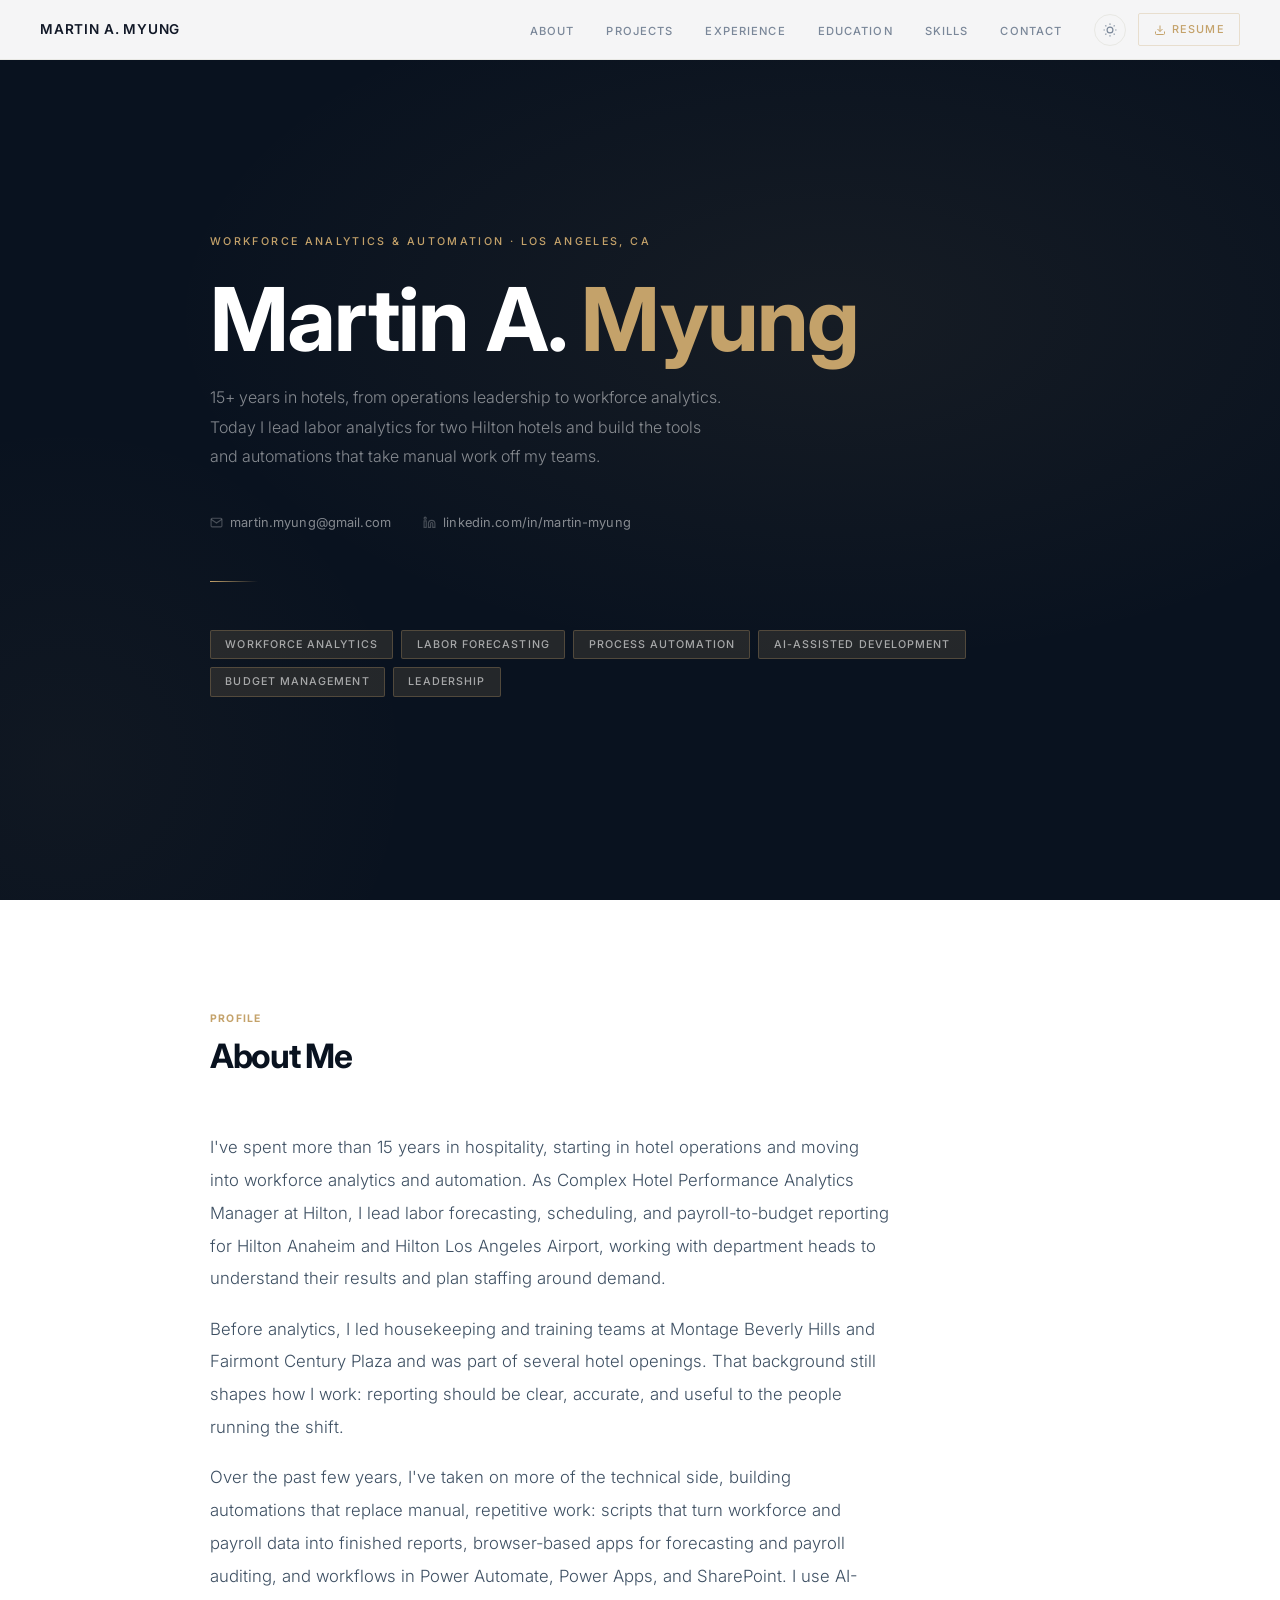
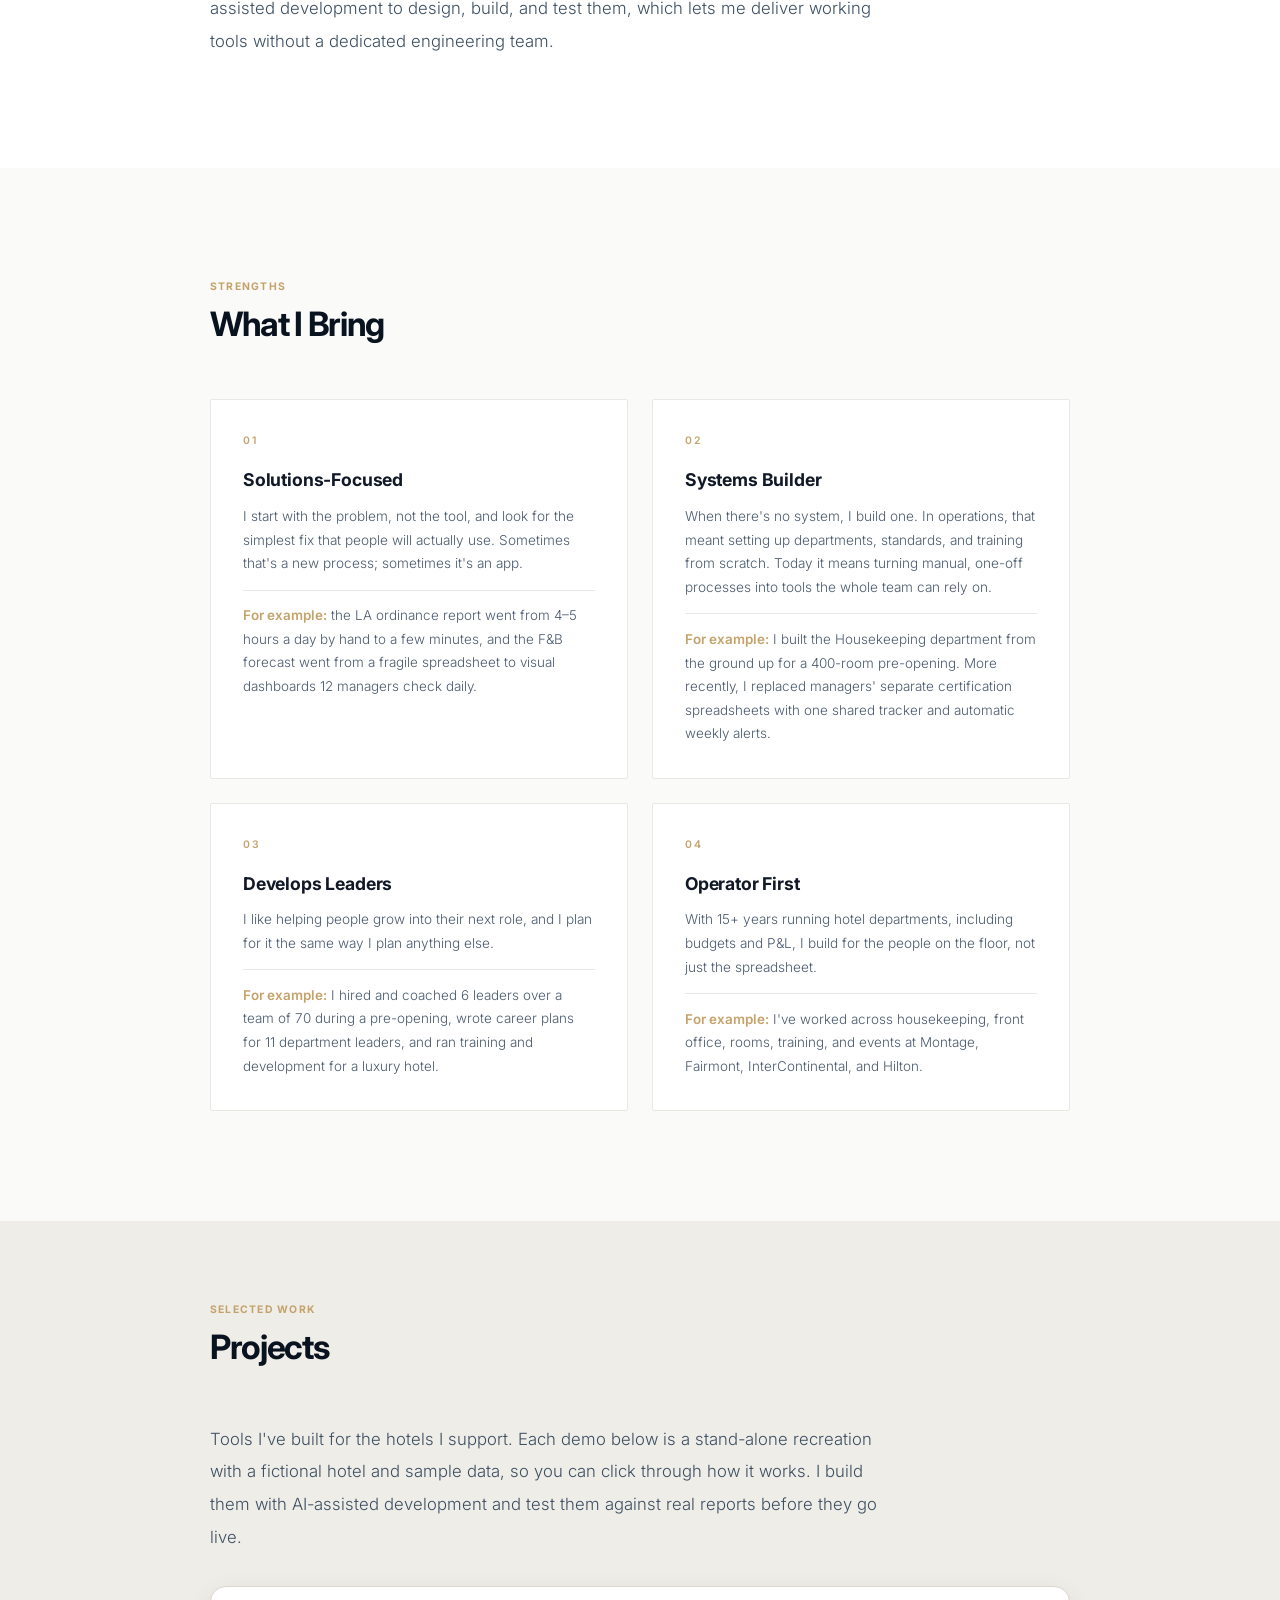
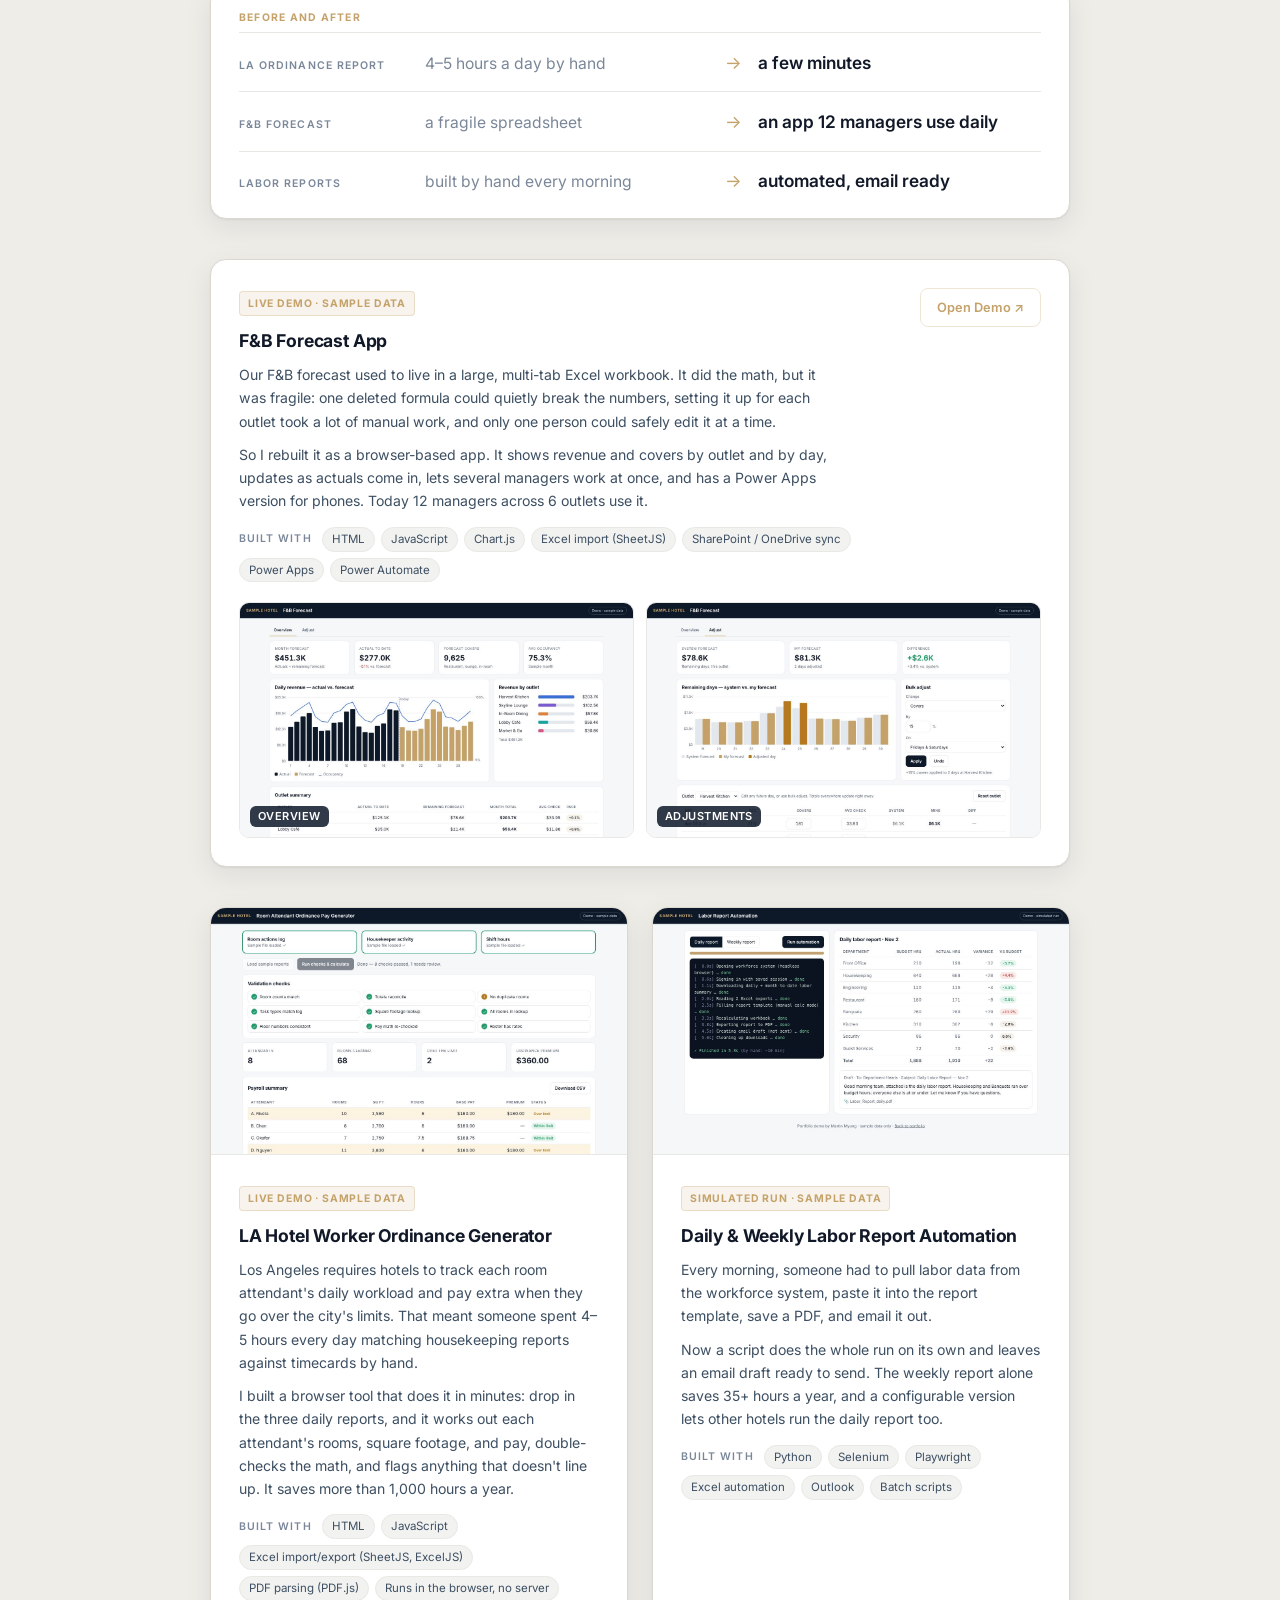
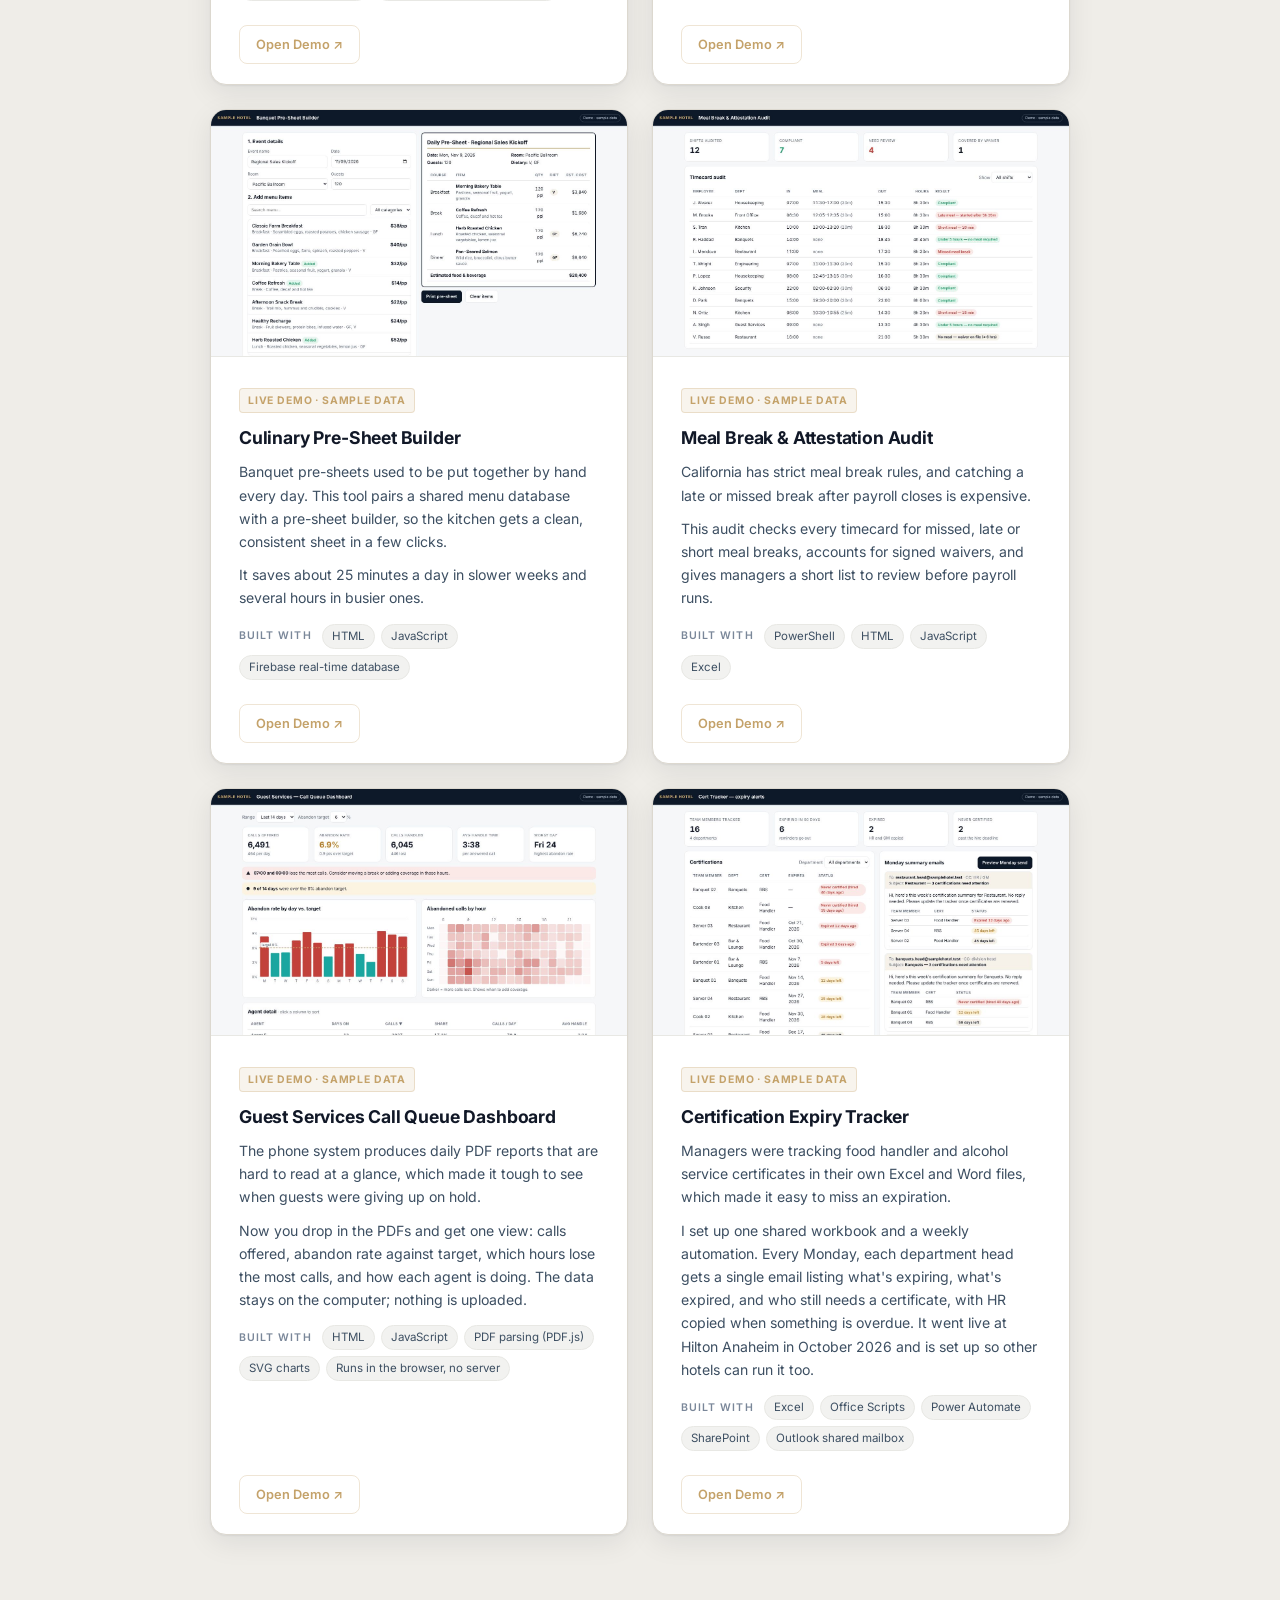
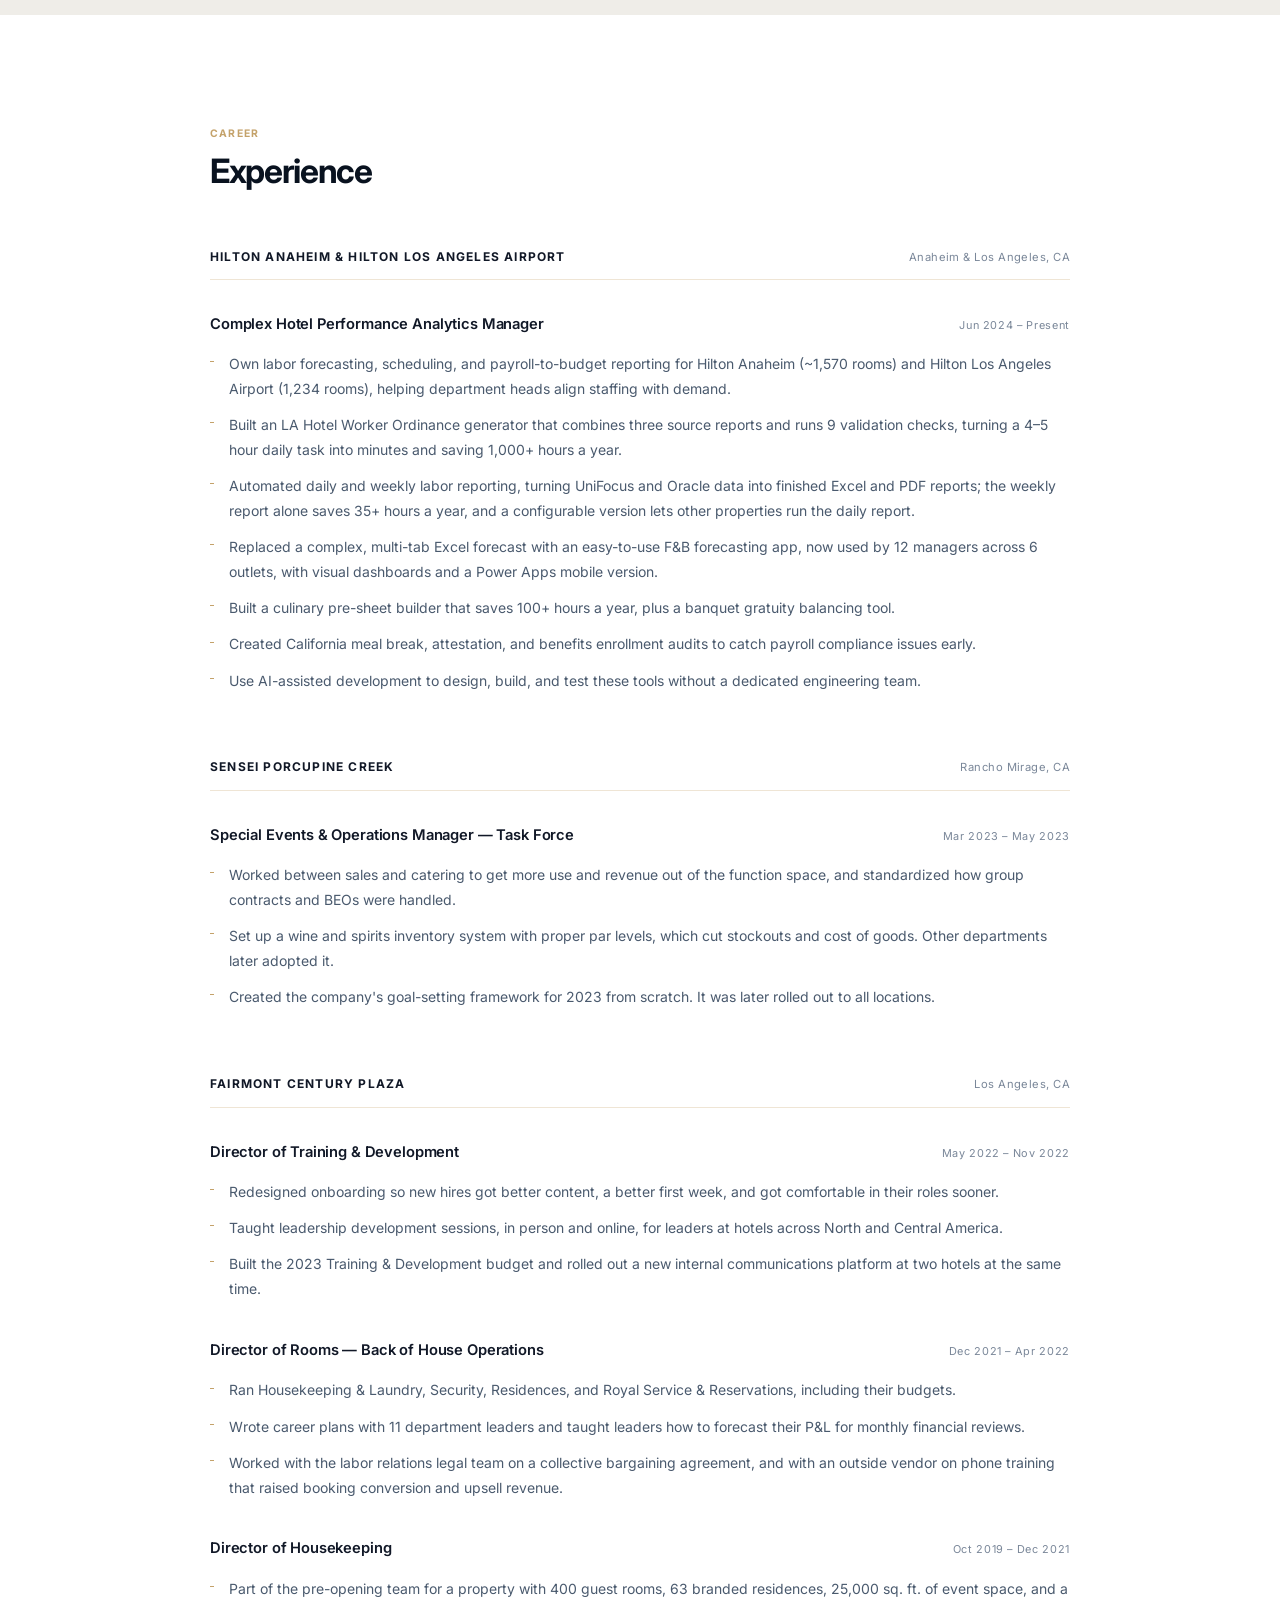
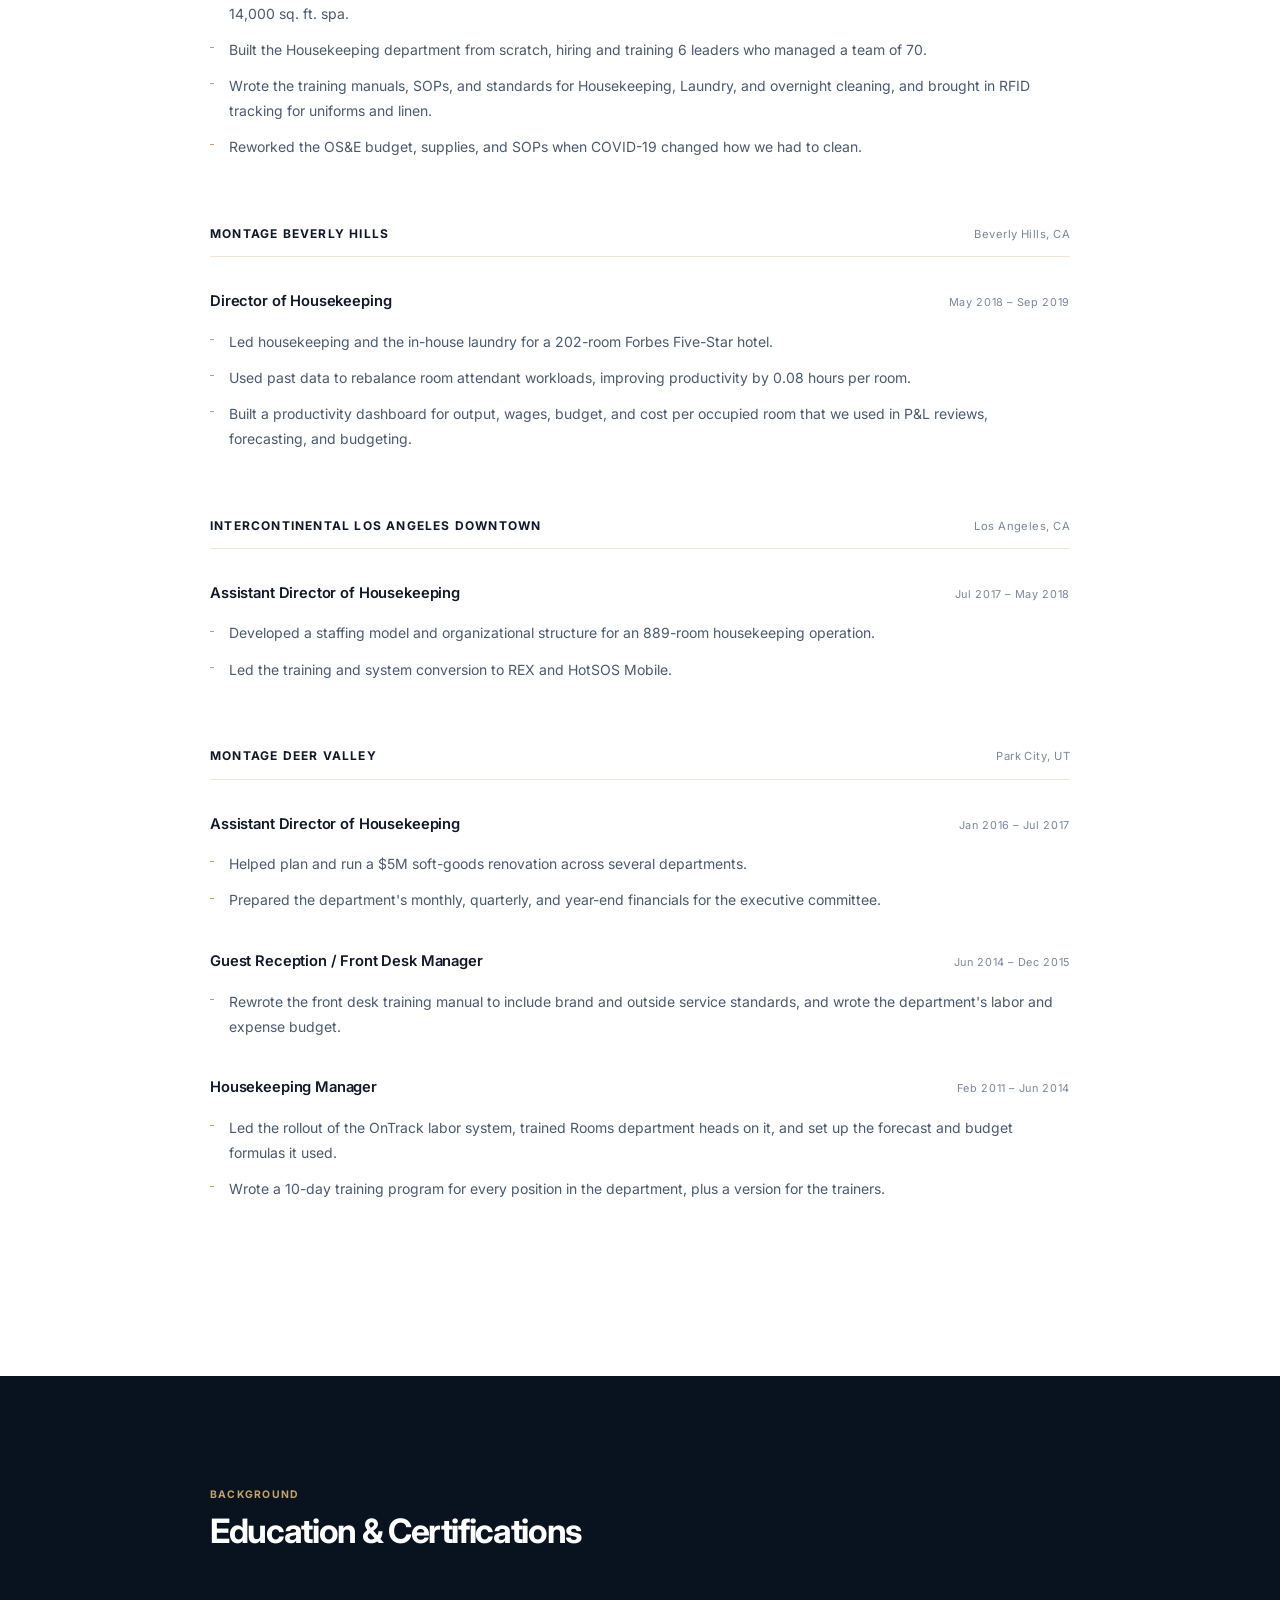
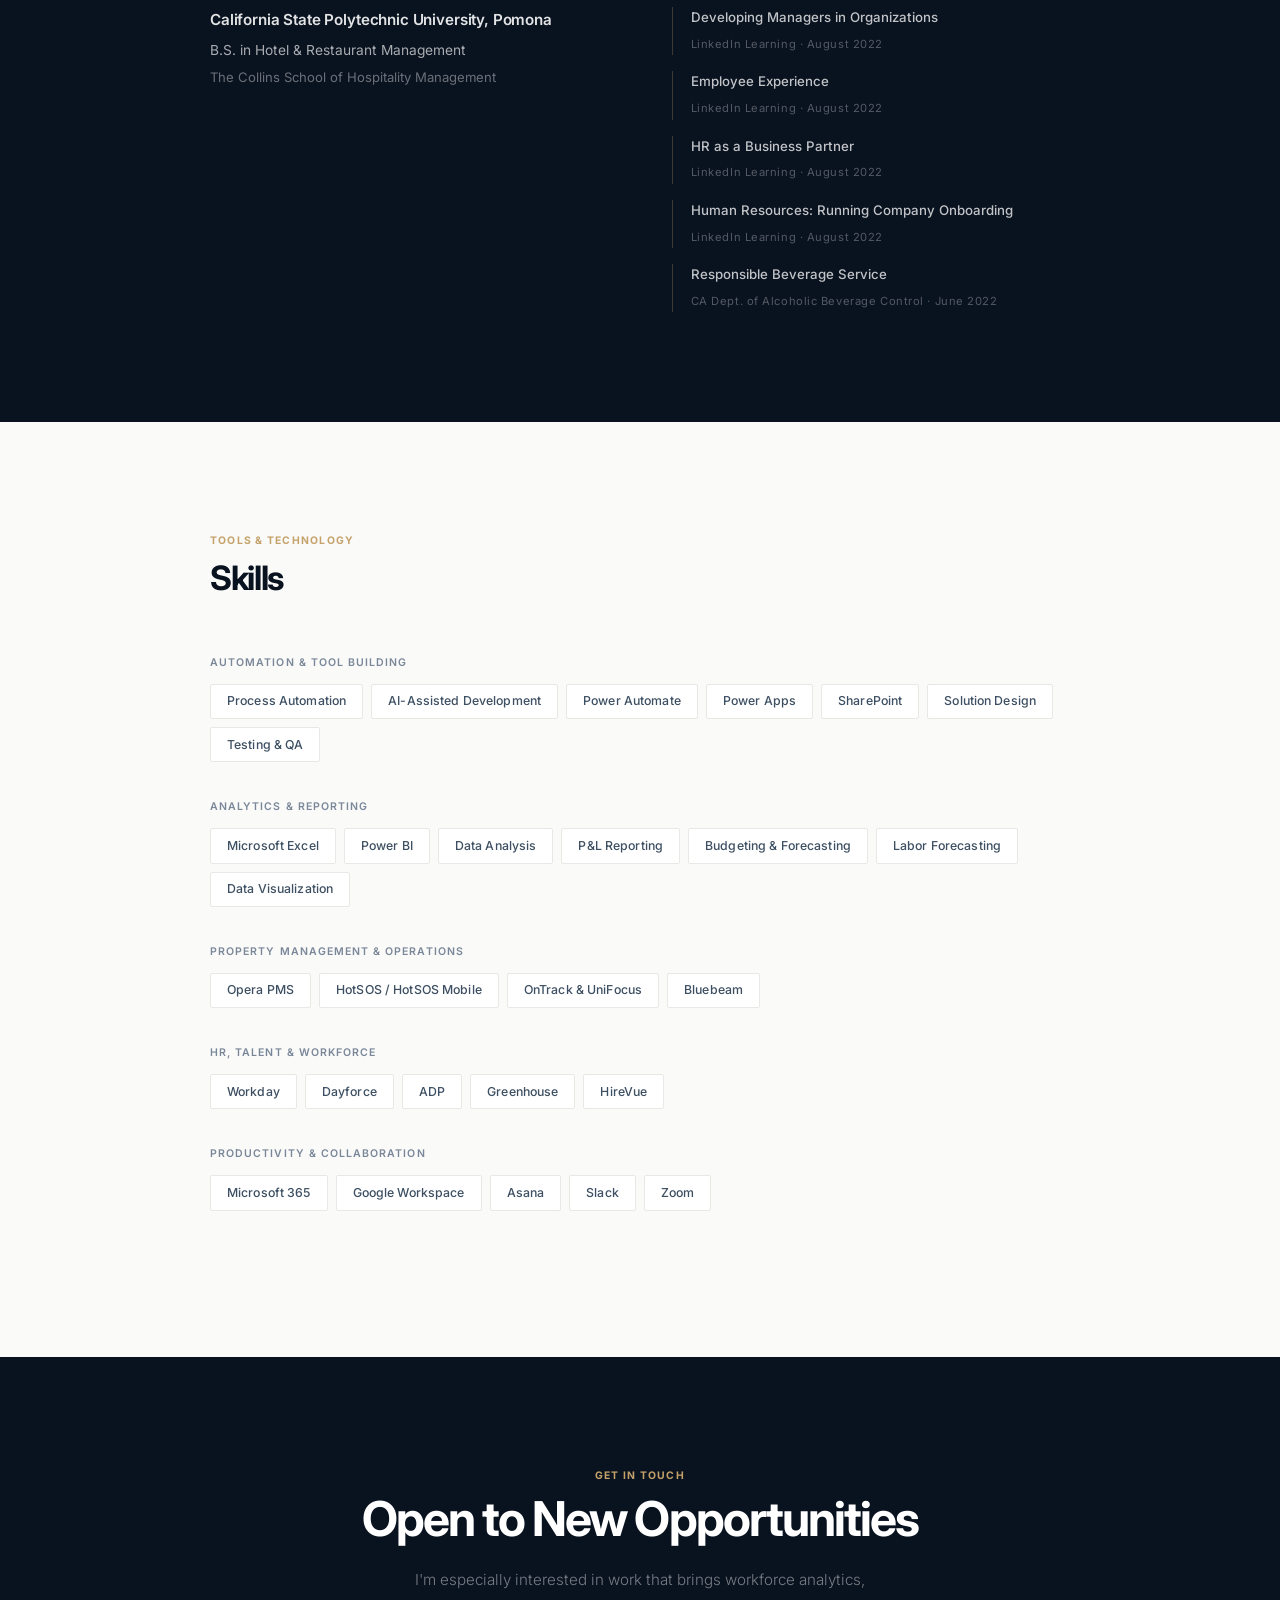
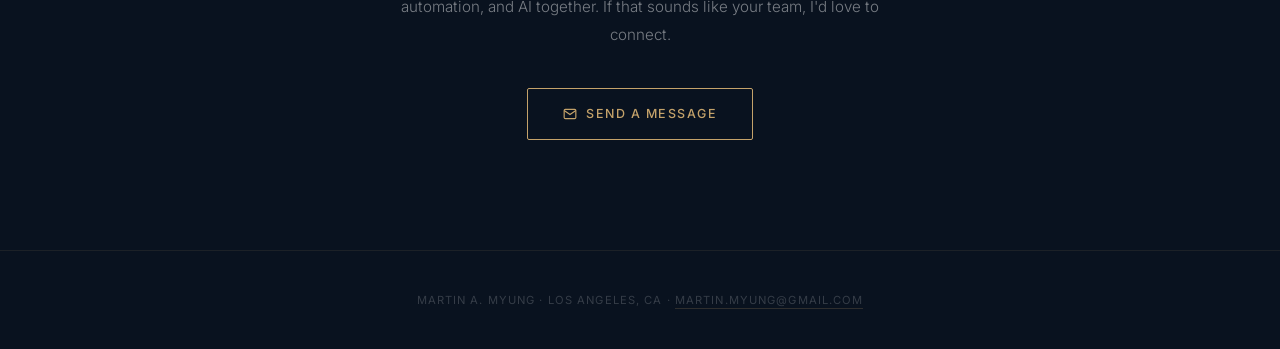
<file: index.html>
<!DOCTYPE html>
<html lang="en">
<head>
  <meta charset="UTF-8" />
  <meta name="viewport" content="width=device-width, initial-scale=1.0" />
  <title>Martin A. Myung — Workforce Analytics &amp; Automation</title>
  <meta name="robots" content="noindex, nofollow" />
  <link rel="preconnect" href="https://fonts.googleapis.com" />
  <link rel="preconnect" href="https://fonts.gstatic.com" crossorigin />
  <link href="https://fonts.googleapis.com/css2?family=Inter:wght@300;400;500;600;700&display=swap" rel="stylesheet" />
  <style>
    *, *::before, *::after { box-sizing: border-box; margin: 0; padding: 0; }

    /* ── THEME VARIABLES ── */
    :root {
      --ink:        #09121f;
      --ink-lt:     #1a2638;
      --gold:       #c4a26a;
      --gold-dim:   rgba(196,162,106,0.15);
      --gold-line:  rgba(196,162,106,0.28);
      --bg:         #ffffff;
      --bg-alt:     #fafaf9;
      --surface:    #f2f2f0;
      --fg:         #111827;
      --fg-2:       #3d4f62;
      --fg-3:       #4a5a6e;
      --muted:      #7a8799;
      --border:     #e8e8e4;
      --work-bg:    #efede8;
      --card-line:  #dcd8cf;
      --nav-bg:     rgba(255,255,255,0.96);
      --nav-border: #e8e8e4;
      --title-col:  #09121f;
    }

    body.dark {
      --bg:         #0d1829;
      --bg-alt:     #0a1422;
      --surface:    #0f1e30;
      --fg:         #dde6f0;
      --fg-2:       #8fa5bc;
      --fg-3:       #7a95ab;
      --muted:      #556980;
      --border:     rgba(255,255,255,0.08);
      --work-bg:    #060e19;
      --card-line:  rgba(255,255,255,0.12);
      --nav-bg:     rgba(9,18,31,0.97);
      --nav-border: rgba(255,255,255,0.07);
      --title-col:  #dde6f0;
    }

    html { scroll-behavior: smooth; }

    body {
      font-family: 'Inter', sans-serif;
      background: var(--bg);
      color: var(--fg);
      line-height: 1.65;
      transition: background 0.3s, color 0.3s;
    }

    /* ── SCROLL PROGRESS ── */
    #progress-bar {
      position: fixed; top: 0; left: 0; z-index: 200;
      height: 2px; width: 0;
      background: linear-gradient(to right, var(--gold), rgba(196,162,106,0.4));
      transition: width 0.1s linear;
      pointer-events: none;
    }

    /* ── NAV ── */
    nav {
      position: fixed; top: 0; left: 0; right: 0; z-index: 100;
      background: var(--nav-bg);
      backdrop-filter: blur(12px);
      border-bottom: 1px solid var(--nav-border);
      padding: 0 2.5rem;
      display: flex; align-items: center; justify-content: space-between;
      height: 60px;
      transition: background 0.3s, border-color 0.3s;
    }
    nav .logo {
      font-size: 0.85rem; font-weight: 600;
      color: var(--fg); letter-spacing: 0.06em;
      text-transform: uppercase;
      transition: color 0.3s;
    }
    .nav-right {
      display: flex; align-items: center; gap: 2rem;
    }
    nav ul {
      list-style: none;
      display: flex; gap: 2rem;
    }
    nav ul a {
      color: var(--muted);
      text-decoration: none; font-size: 0.7rem;
      font-weight: 500; letter-spacing: 0.1em;
      text-transform: uppercase;
      transition: color 0.2s;
      position: relative; padding-bottom: 3px;
    }
    nav ul a::after {
      content: ''; position: absolute; bottom: 0; left: 0;
      width: 0; height: 1px; background: var(--gold);
      transition: width 0.2s ease;
    }
    nav ul a:hover { color: var(--fg); }
    nav ul a:hover::after { width: 100%; }
    .nav-actions {
      display: flex; align-items: center; gap: 0.75rem;
    }
    .theme-toggle {
      background: none; border: 1px solid var(--border);
      border-radius: 50%; width: 32px; height: 32px;
      cursor: pointer; display: flex; align-items: center; justify-content: center;
      color: var(--muted); transition: border-color 0.2s, color 0.2s;
    }
    .theme-toggle:hover { border-color: var(--gold); color: var(--gold); }
    .theme-toggle svg { width: 14px; height: 14px; }
    .icon-moon { display: none; }
    body.dark .icon-sun { display: none; }
    body.dark .icon-moon { display: block; }
    a.nav-pdf { text-decoration: none; display: inline-flex; align-items: center; }
    .nav-pdf {
      background: none; border: 1px solid var(--gold-line);
      color: var(--gold); font-size: 0.68rem; font-weight: 500;
      letter-spacing: 0.1em; text-transform: uppercase;
      padding: 0.4rem 0.9rem; border-radius: 2px;
      cursor: pointer; display: flex; align-items: center; gap: 0.4rem;
      transition: background 0.2s, color 0.2s;
      font-family: 'Inter', sans-serif;
    }
    .nav-pdf:hover { background: var(--gold-dim); color: var(--gold); }
    .nav-pdf svg { width: 12px; height: 12px; }

    /* ── FADE-IN ANIMATION ── */
    .fade-in {
      opacity: 0; transform: translateY(22px);
      transition: opacity 0.65s ease, transform 0.65s ease;
    }
    .fade-in.visible { opacity: 1; transform: translateY(0); }

    /* ── HERO ── */
    .hero {
      min-height: 100vh;
      background: var(--ink);
      display: flex; align-items: center;
      padding: 110px 2.5rem 80px;
      position: relative; overflow: hidden;
    }
    .hero::before {
      content: '';
      position: absolute; inset: 0;
      background:
        radial-gradient(ellipse 80% 60% at 65% 35%, rgba(196,162,106,0.07) 0%, transparent 65%),
        radial-gradient(ellipse 50% 70% at 5% 85%, rgba(196,162,106,0.04) 0%, transparent 55%);
      pointer-events: none;
    }
    .hero-inner {
      max-width: 860px; margin: 0 auto; width: 100%;
      position: relative;
    }
    .hero-eyebrow {
      font-size: 0.67rem; letter-spacing: 0.22em;
      text-transform: uppercase; color: var(--gold);
      font-weight: 500; margin-bottom: 1.5rem;
    }
    .hero h1 {
      font-size: clamp(3rem, 7.5vw, 5.5rem);
      font-weight: 700; line-height: 1.0;
      color: #fff; margin-bottom: 1.25rem;
      letter-spacing: -0.02em;
    }
    .hero h1 span { color: var(--gold); }
    .hero-tagline {
      font-size: 1rem; font-weight: 300;
      color: rgba(255,255,255,0.5);
      max-width: 520px; margin-bottom: 2.5rem;
      line-height: 1.85;
    }
    .hero-contact {
      display: flex; flex-wrap: wrap; gap: 2rem;
    }
    .hero-contact a {
      color: rgba(255,255,255,0.5); text-decoration: none;
      font-size: 0.8rem; font-weight: 400;
      display: flex; align-items: center; gap: 0.45rem;
      transition: color 0.2s; letter-spacing: 0.01em;
    }
    .hero-contact a:hover { color: rgba(255,255,255,0.9); }
    .hero-contact a svg { width: 13px; height: 13px; opacity: 0.5; }
    .hero-divider {
      width: 48px; height: 1px;
      background: linear-gradient(to right, var(--gold), transparent);
      margin: 3rem 0;
    }
    .competencies-bar {
      display: flex; flex-wrap: wrap; gap: 0.5rem;
    }
    .chip {
      border: 1px solid var(--gold-line);
      background: var(--gold-dim);
      color: rgba(255,255,255,0.6); font-size: 0.67rem;
      font-weight: 500; letter-spacing: 0.1em;
      text-transform: uppercase;
      padding: 0.3rem 0.9rem; border-radius: 2px;
      transition: background 0.2s, color 0.2s;
    }
    .chip:hover { background: rgba(196,162,106,0.28); color: rgba(255,255,255,0.88); }

    /* ── BEFORE AND AFTER (top of Projects) ── */
    .changes { margin: 0 0 40px; border: 1px solid var(--card-line); border-radius: 16px; background: var(--bg); box-shadow: 0 1px 2px rgba(17,24,39,0.06), 0 8px 28px rgba(17,24,39,0.08); padding: 22px 28px 8px; }
    .changes-label { font-size: 0.7rem; font-weight: 600; letter-spacing: 0.14em; text-transform: uppercase; color: var(--gold); margin-bottom: 0.4rem; }
    .change { display: grid; grid-template-columns: 170px 1fr auto 1fr; align-items: baseline; gap: 1rem;
      padding: 0.9rem 0; border-top: 1px solid var(--border); text-decoration: none; color: inherit; }
    .change-name { font-size: 0.72rem; font-weight: 600; letter-spacing: 0.08em; text-transform: uppercase; color: var(--muted); }
    .change-before { font-size: 0.98rem; color: var(--muted); }
    .change-arrow { color: var(--gold); font-size: 1.1rem; }
    .change-after { font-size: 1.08rem; font-weight: 600; color: var(--fg); }
    .change:hover .change-after { color: var(--gold); }
    .work-card { scroll-margin-top: 90px; }
    @media (max-width: 720px) {
      .changes { padding: 18px 18px 6px; }
      .change { grid-template-columns: auto 1fr; row-gap: 0.25rem; column-gap: 0.6rem; }
      .change-name, .change-before { grid-column: 1 / -1; }
    }


    /* ── SECTIONS ── */
    section { padding: 110px 2.5rem; }
    .container { max-width: 860px; margin: 0 auto; }

    .section-label {
      font-size: 0.63rem; letter-spacing: 0.22em;
      text-transform: uppercase; color: var(--gold);
      font-weight: 600; margin-bottom: 0.6rem;
    }
    .section-title {
      font-size: 2.1rem; font-weight: 700;
      color: var(--title-col); margin-bottom: 3.5rem;
      letter-spacing: -0.04em; line-height: 1.15;
      transition: color 0.3s;
    }

    /* ── SUMMARY ── */
    #summary { background: var(--bg); transition: background 0.3s; }
    .summary-text {
      font-size: 1.05rem; font-weight: 300;
      line-height: 1.95; max-width: 680px;
      color: var(--fg-2); transition: color 0.3s;
    }

    /* ── HOW I WORK ── */
    #approach { background: var(--bg-alt); transition: background 0.3s; }
    .summary-text + .summary-text { margin-top: 1.1rem; }
    .principles-grid {
      display: grid; grid-template-columns: repeat(2, 1fr); gap: 1.5rem;
    }
    @media (max-width: 720px) { .principles-grid { grid-template-columns: 1fr; } }
    .principle {
      padding: 2rem;
      border: 1px solid var(--border);
      border-radius: 2px;
      background: var(--bg);
      transition: border-color 0.25s, background 0.3s, transform 0.25s;
    }
    .principle:hover {
      border-color: var(--gold-line);
      transform: translateY(-3px);
    }
    .principle-eg { margin-top: 0.85rem; padding-top: 0.85rem; border-top: 1px solid var(--border); font-size: 0.84rem !important; color: var(--fg-3) !important; }
    .principle-eg span { font-weight: 600; color: var(--gold); }
    .principle-number {
      display: block;
      font-size: 0.65rem; font-weight: 600;
      color: var(--gold); letter-spacing: 0.15em;
      margin-bottom: 1rem;
    }
    .principle h3 {
      font-size: 0.95rem; font-weight: 700;
      color: var(--title-col); letter-spacing: -0.02em;
      margin-bottom: 0.65rem;
      transition: color 0.3s;
    }
    .principle p {
      font-size: 0.85rem; line-height: 1.75;
      color: var(--fg-3); font-weight: 300;
      transition: color 0.3s;
    }

    /* ── EXPERIENCE ── */
    #experience { background: var(--bg); transition: background 0.3s; }

    .company-block { margin-bottom: 4rem; }
    .company-header {
      display: flex; align-items: baseline;
      justify-content: space-between; flex-wrap: wrap;
      gap: 0.5rem;
      border-bottom: 1px solid var(--gold-line);
      padding-bottom: 0.8rem; margin-bottom: 2rem;
      transition: border-color 0.3s;
    }
    .company-name {
      font-size: 0.75rem; font-weight: 700;
      color: var(--fg); letter-spacing: 0.1em;
      text-transform: uppercase;
      transition: color 0.3s;
    }
    .company-location {
      font-size: 0.7rem; color: var(--muted);
      font-weight: 400; letter-spacing: 0.04em;
      transition: color 0.3s;
    }

    .role { margin-bottom: 2.25rem; }
    .role-header {
      display: flex; align-items: baseline;
      justify-content: space-between; flex-wrap: wrap;
      gap: 0.5rem; margin-bottom: 1rem;
    }
    .role-title {
      font-size: 0.92rem; font-weight: 600;
      color: var(--fg); letter-spacing: -0.01em;
      transition: color 0.3s;
    }
    .role-dates {
      font-size: 0.68rem; color: var(--muted);
      font-weight: 400; white-space: nowrap;
      letter-spacing: 0.06em;
      transition: color 0.3s;
    }
    .role ul {
      list-style: none; padding: 0;
      display: flex; flex-direction: column; gap: 0.7rem;
    }
    .role ul li {
      font-size: 0.875rem; line-height: 1.78;
      color: var(--fg-3);
      padding-left: 1.2rem; position: relative;
      transition: color 0.3s;
    }
    .role ul li::before {
      content: '';
      position: absolute; left: 0; top: 0.65em;
      width: 4px; height: 1px;
      background: var(--gold);
    }

    /* ── EDUCATION & CERTS ── */
    #education { background: var(--ink); }
    #education .section-title { color: #fff; }
    #education .section-label { color: var(--gold); }

    .edu-grid {
      display: grid;
      grid-template-columns: 1fr 1fr;
      gap: 4rem;
    }
    @media (max-width: 640px) { .edu-grid { grid-template-columns: 1fr; } }

    .edu-block h3 {
      font-size: 0.95rem; font-weight: 600;
      color: rgba(255,255,255,0.88);
      letter-spacing: -0.01em; margin-bottom: 0.45rem;
    }
    .edu-block p {
      font-size: 0.82rem; color: rgba(255,255,255,0.4);
      line-height: 1.65;
    }
    .edu-block .degree {
      font-size: 0.86rem; color: rgba(255,255,255,0.65);
      margin-bottom: 0.3rem;
    }
    .cert-list {
      list-style: none;
      display: flex; flex-direction: column; gap: 1rem;
    }
    .cert-list li {
      border-left: 1px solid var(--gold-line);
      padding-left: 1.1rem;
      transition: border-color 0.2s;
    }
    .cert-list li:hover { border-color: var(--gold); }
    .cert-list li strong {
      display: block; font-size: 0.83rem;
      font-weight: 500; color: rgba(255,255,255,0.75);
    }
    .cert-list li span {
      font-size: 0.7rem; color: rgba(255,255,255,0.3);
      letter-spacing: 0.05em;
    }

    /* ── SKILLS ── */
    #skills { background: var(--bg-alt); transition: background 0.3s; }
    .skills-group { margin-bottom: 2.25rem; }
    .skills-group-label {
      font-size: 0.62rem; letter-spacing: 0.2em;
      text-transform: uppercase; color: var(--muted);
      font-weight: 600; margin-bottom: 0.8rem;
      transition: color 0.3s;
    }
    .skills-grid {
      display: flex; flex-wrap: wrap; gap: 0.5rem;
    }
    .skill-tag {
      background: var(--bg);
      border: 1px solid var(--border);
      color: var(--fg-2); font-size: 0.77rem;
      font-weight: 500; letter-spacing: 0.01em;
      padding: 0.4rem 1rem; border-radius: 2px;
      transition: border-color 0.2s, color 0.2s, background 0.3s;
    }
    .skill-tag:hover { border-color: var(--gold-line); color: var(--fg); }

    /* ── CONTACT CTA ── */
    #contact {
      background: var(--ink);
      text-align: center;
    }
    .contact-inner { max-width: 600px; margin: 0 auto; }
    #contact .section-label { justify-content: center; display: block; }
    .contact-heading {
      font-size: clamp(2rem, 5vw, 3rem);
      font-weight: 700; color: #fff;
      letter-spacing: -0.04em; line-height: 1.1;
      margin-bottom: 1.25rem;
    }
    .contact-sub {
      font-size: 0.95rem; font-weight: 300;
      color: rgba(255,255,255,0.45);
      line-height: 1.8; margin-bottom: 2.5rem;
      max-width: 480px; margin-left: auto; margin-right: auto;
    }
    .contact-sub { margin-bottom: 2.5rem; }
    .cta-button {
      display: inline-flex; align-items: center; gap: 0.6rem;
      background: none;
      border: 1px solid var(--gold);
      color: var(--gold); font-size: 0.78rem; font-weight: 500;
      letter-spacing: 0.12em; text-transform: uppercase;
      padding: 0.9rem 2.2rem; border-radius: 2px;
      text-decoration: none;
      transition: background 0.2s, color 0.2s;
    }
    .cta-button:hover { background: var(--gold); color: var(--ink); }
    .cta-button svg { width: 14px; height: 14px; }

    /* ── FOOTER ── */
    footer {
      background: var(--ink);
      text-align: center; padding: 2.5rem 1rem;
      border-top: 1px solid rgba(196,162,106,0.1);
    }
    footer p {
      font-size: 0.7rem; color: rgba(255,255,255,0.18);
      letter-spacing: 0.1em; text-transform: uppercase;
    }
    footer a {
      color: inherit; text-decoration: none;
      border-bottom: 1px solid rgba(196,162,106,0.2);
      padding-bottom: 1px;
      transition: border-color 0.2s;
    }
    footer a:hover { border-color: var(--gold); }

    /* ── HAMBURGER ── */
    .hamburger {
      display: none;
      flex-direction: column; justify-content: center; gap: 5px;
      background: none; border: none; cursor: pointer;
      padding: 4px; z-index: 110;
    }
    .hamburger span {
      display: block; width: 22px; height: 1.5px;
      background: var(--fg);
      transition: transform 0.25s ease, opacity 0.25s ease;
    }
    body.menu-open .hamburger span:nth-child(1) { transform: translateY(6.5px) rotate(45deg); }
    body.menu-open .hamburger span:nth-child(2) { opacity: 0; }
    body.menu-open .hamburger span:nth-child(3) { transform: translateY(-6.5px) rotate(-45deg); }

    /* ── MOBILE MENU ── */
    .mobile-menu {
      display: none;
      position: fixed; top: 60px; left: 0; right: 0; z-index: 98;
      background: var(--nav-bg);
      backdrop-filter: blur(14px);
      border-bottom: 1px solid var(--nav-border);
      padding: 1.25rem 1.75rem 1.75rem;
      flex-direction: column;
      transition: background 0.3s;
    }
    body.menu-open .mobile-menu { display: flex; }
    .mobile-menu nav-links { display: flex; flex-direction: column; }
    .mobile-menu a {
      color: var(--fg); text-decoration: none;
      font-size: 0.78rem; font-weight: 500;
      letter-spacing: 0.1em; text-transform: uppercase;
      padding: 0.85rem 0;
      border-bottom: 1px solid var(--border);
      transition: color 0.2s;
    }
    .mobile-menu a:hover { color: var(--gold); }
    .mobile-menu-actions {
      display: flex; align-items: center; gap: 0.75rem;
      padding-top: 1.25rem;
    }

    /* ── RESPONSIVE ── */
    @media (max-width: 768px) {
      /* Nav */
      .hamburger { display: flex; }
      nav ul { display: none; }
      .nav-actions { display: none; }
      nav { padding: 0 1.5rem; }

      /* Hero */
      .hero { padding: 90px 1.5rem 60px; min-height: auto; }
      .hero-divider { margin: 2rem 0; }
      .hero-contact { gap: 1.1rem; flex-direction: column; }

      /* Stats */

      /* Sections */
      section { padding: 65px 1.5rem; }

      /* Principles */
      .principle { padding: 1.5rem; }

      /* Contact */
      .contact-heading { font-size: 2rem; }
      .contact-sub { font-size: 0.875rem; }

      /* Role header stacks nicely */
      .role-header { flex-direction: column; gap: 0.2rem; }
      .company-header { flex-direction: column; gap: 0.25rem; }

      /* Education */
      .edu-grid { gap: 2.5rem; }

      /* Footer */
      footer { padding: 2rem 1rem; }
    }

    @media (max-width: 400px) {
      .hero h1 { letter-spacing: -0.03em; }
      .cta-button { padding: 0.8rem 1.5rem; font-size: 0.72rem; }
    }

    /* ── FEATURED WORK ── */
    #work { background: var(--work-bg); padding: 80px 0; }
    .work-grid { display: grid; gap: 40px; }
    .work-shots { display: grid; grid-template-columns: 1fr 1fr; gap: 12px; padding: 0 28px 28px; }
    @media (max-width: 640px) { .work-shots { grid-template-columns: 1fr; } }
    .work-shot { display: block; position: relative; border: 1px solid var(--border); border-radius: 10px; overflow: hidden; line-height: 0; }
    .work-shot img { width: 100%; height: auto; display: block; transition: transform .3s; }
    .work-shot:hover img { transform: scale(1.02); }
    .work-shot span { position: absolute; left: 10px; bottom: 10px; line-height: 1; font-size: 11px; font-weight: 600; letter-spacing: .04em; text-transform: uppercase; background: rgba(13,24,41,.85); color: #fff; padding: 5px 8px; border-radius: 6px; }
    .work-shot.single { border: 0; border-bottom: 1px solid var(--border); border-radius: 0; aspect-ratio: 16 / 9.5; }
    .work-shot.single img { height: 100%; object-fit: cover; object-position: top left; }
    .built { display: flex; flex-wrap: wrap; gap: 6px; align-items: center; margin-top: 14px; }
    .built b { font-size: 10px; font-weight: 700; letter-spacing: .08em; text-transform: uppercase; color: var(--muted); margin-right: 4px; }
    .built span { font-size: 11.5px; color: var(--fg-2); background: var(--surface); border: 1px solid var(--border); border-radius: 999px; padding: 2px 9px; }
    .work-pair { display: grid; grid-template-columns: repeat(2, minmax(0,1fr)); gap: 24px; }
    @media (max-width: 860px) { .work-pair { grid-template-columns: 1fr; } }
    .work-pair .work-card { display: flex; flex-direction: column; }
    .work-pair .work-card-header { flex-direction: column; flex: 1; }
    .work-pair .work-open-btn { margin-top: auto; }
    .work-card { background: var(--bg); border: 1px solid var(--card-line); border-radius: 16px; overflow: hidden; box-shadow: 0 1px 2px rgba(17,24,39,0.06), 0 8px 28px rgba(17,24,39,0.08); transition: box-shadow .2s, transform .2s; }
    .work-card:hover { box-shadow: 0 2px 4px rgba(17,24,39,0.08), 0 14px 36px rgba(17,24,39,0.12); transform: translateY(-2px); }
    .work-card-header { display: flex; align-items: flex-start; justify-content: space-between; gap: 24px; padding: 28px 28px 20px; }
    .work-tag { display: inline-block; font-size: 10px; font-weight: 700; letter-spacing: 0.08em; text-transform: uppercase; color: var(--gold); background: rgba(196,162,106,0.12); border: 1px solid var(--gold-line); border-radius: 4px; padding: 3px 8px; margin-bottom: 10px; }
    .work-card-header h3 { font-size: 1.1rem; font-weight: 700; color: var(--fg); margin-bottom: 8px; }
    .work-card-header p { font-size: 0.88rem; color: var(--fg-2); line-height: 1.65; max-width: 600px; }
    .work-open-btn { flex-shrink: 0; font-size: 0.8rem; font-weight: 600; color: var(--gold); border: 1px solid var(--gold-line); border-radius: 8px; padding: 8px 16px; text-decoration: none; white-space: nowrap; transition: background 0.2s; }
    .work-open-btn:hover { background: var(--gold-dim); }
    .work-preview { border-top: 1px solid var(--border); }
    .browser-bar { display: flex; align-items: center; gap: 10px; padding: 10px 14px; background: var(--surface); border-bottom: 1px solid var(--border); }
    .browser-dots { display: flex; gap: 5px; }
    .browser-dots span { width: 10px; height: 10px; border-radius: 50%; background: #e0e0e0; }
    .browser-dots span:nth-child(1) { background: #ff5f57; }
    .browser-dots span:nth-child(2) { background: #febc2e; }
    .browser-dots span:nth-child(3) { background: #28c840; }
    .browser-url { font-size: 11px; color: var(--muted); font-family: monospace; }
    .work-preview iframe { width: 100%; height: 480px; border: none; display: block; }
    @media (max-width: 600px) { .work-card-header { flex-direction: column; } .work-preview iframe { height: 320px; } }

    /* ── PRINT STYLESHEET (targets 2 pages) ── */
    @media print {
      @page { size: letter; margin: 0.55in 0.7in; }

      /* Hide everything web-only */
      #progress-bar, nav, .mobile-menu, #stats, #approach,
      #contact, footer, .hero-tagline, .competencies-bar,
      .hero-divider, .section-label { display: none !important; }

      /* Base reset */
      *, *::before, *::after { transition: none !important; animation: none !important; }
      .fade-in { opacity: 1 !important; transform: none !important; }
      body { background: #fff !important; color: #111 !important;
             font-size: 8pt; line-height: 1.4; }

      /* ── HEADER (was hero) ── */
      .hero {
        min-height: unset !important;
        background: #fff !important;
        padding: 0 0 0.2in !important;
        border-bottom: 1.5pt solid #09121f;
        margin-bottom: 0.18in;
      }
      .hero::before { display: none !important; }
      .hero-inner { max-width: 100% !important; }
      .hero-eyebrow {
        font-size: 7pt !important; color: #c4a26a !important;
        margin-bottom: 4pt !important;
      }
      .hero h1 {
        font-size: 20pt !important; color: #09121f !important;
        margin-bottom: 6pt !important; letter-spacing: -0.02em;
      }
      .hero-contact { flex-direction: row !important; gap: 1.2rem !important; flex-wrap: wrap; }
      .hero-contact a { color: #444 !important; font-size: 7.5pt !important; }
      .hero-contact a svg { display: none !important; }

      /* ── SECTIONS ── */
      section { padding: 0.12in 0 !important; }
      .container { max-width: 100% !important; padding: 0 !important; }

      .section-title {
        font-size: 9.5pt !important; font-weight: 700;
        color: #09121f !important; letter-spacing: 0.06em;
        text-transform: uppercase; margin-bottom: 0.1in !important;
        border-bottom: 0.5pt solid #ddd; padding-bottom: 3pt;
      }

      /* ── SUMMARY ── */
      #summary { padding: 0.1in 0 !important; }
      .summary-text {
        font-size: 7.5pt !important; line-height: 1.45 !important;
        color: #333 !important; max-width: 100% !important;
      }

      /* ── EXPERIENCE ── */
      #experience { padding: 0.1in 0 !important; background: #fff !important; }
      .company-block { margin-bottom: 0.1in !important; page-break-inside: avoid; }
      .company-header {
        border-bottom: 0.5pt solid #c4a26a !important;
        padding-bottom: 2pt !important; margin-bottom: 5pt !important;
      }
      .company-name {
        font-size: 7pt !important; font-weight: 700;
        color: #09121f !important; letter-spacing: 0.08em;
      }
      .company-location { font-size: 6.5pt !important; color: #888 !important; }
      .role { margin-bottom: 6pt !important; }
      .role-header { margin-bottom: 3pt !important; flex-direction: row !important; }
      .role-title { font-size: 8pt !important; color: #09121f !important; font-weight: 600; }
      .role-dates { font-size: 7pt !important; color: #777 !important; }
      .role ul { gap: 2pt !important; }
      .role ul li {
        font-size: 7.5pt !important; line-height: 1.38 !important;
        color: #333 !important; padding-left: 0.8rem !important;
      }
      .role ul li::before { top: 0.55em !important; width: 3px !important; }

      /* Limit bullets: recent roles get more, older get fewer */
      /* Hilton (1st): all 6  — Sensei (2nd): 3  — all others: 2 */
      .company-block:nth-child(2) .role ul li:nth-child(n+4) { display: none !important; }
      .company-block:nth-child(n+3) .role ul li:nth-child(n+3) { display: none !important; }

      /* ── EDUCATION ── */
      #education {
        background: #f7f7f7 !important;
        padding: 0.1in 0.15in !important;
        margin: 0 -0.15in;
      }
      #education .section-title { color: #09121f !important; }
      .edu-grid { gap: 1.5rem !important; grid-template-columns: 1fr 1fr !important; }
      .edu-block h3 { font-size: 8pt !important; color: #09121f !important; margin-bottom: 2pt !important; }
      .edu-block .degree { font-size: 7.5pt !important; color: #444 !important; }
      .edu-block p { font-size: 7pt !important; color: #777 !important; }
      .cert-list { gap: 5pt !important; }
      .cert-list li { padding-left: 7pt !important; }
      .cert-list li strong { font-size: 7.5pt !important; color: #09121f !important; }
      .cert-list li span { font-size: 6.5pt !important; color: #888 !important; }

      /* ── SKILLS ── */
      #skills { padding: 0.1in 0 !important; background: #fff !important; }
      .skills-group { margin-bottom: 6pt !important; }
      .skills-group-label { font-size: 6pt !important; margin-bottom: 4pt !important; }
      .skills-grid { gap: 3pt !important; }
      .skill-tag {
        font-size: 6.5pt !important; padding: 2pt 5pt !important;
        background: #f5f5f5 !important; border-color: #ddd !important;
        color: #333 !important; border-radius: 1px !important;
      }
    }
      /* ── Type consistency ── */
    .principle h3, .work-card-header h3 { font-size: 1.1rem; font-weight: 700; letter-spacing: -0.01em; color: var(--fg); }
    .section-label, .work-tag, .changes-label { font-size: 0.65rem; font-weight: 700; letter-spacing: 0.12em; text-transform: uppercase; color: var(--gold); }
    .skills-group-label, .change-name, .built b { font-size: 0.66rem; font-weight: 600; letter-spacing: 0.1em; text-transform: uppercase; color: var(--muted); }
    .work-tag { letter-spacing: 0.08em; }
</style>
</head>
<body>

<!-- SCROLL PROGRESS -->
<div id="progress-bar"></div>

<!-- NAV -->
<nav>
  <div class="logo">Martin A. Myung</div>
  <div class="nav-right">
    <ul>
      <li><a href="#summary">About</a></li>
      <li><a href="#work">Projects</a></li>
      <li><a href="#experience">Experience</a></li>
      <li><a href="#education">Education</a></li>
      <li><a href="#skills">Skills</a></li>
      <li><a href="#contact">Contact</a></li>
    </ul>
    <div class="nav-actions">
      <button class="theme-toggle" id="themeToggle" aria-label="Toggle theme">
        <svg class="icon-sun" viewBox="0 0 24 24" fill="none" stroke="currentColor" stroke-width="2"><circle cx="12" cy="12" r="5"/><line x1="12" y1="1" x2="12" y2="3"/><line x1="12" y1="21" x2="12" y2="23"/><line x1="4.22" y1="4.22" x2="5.64" y2="5.64"/><line x1="18.36" y1="18.36" x2="19.78" y2="19.78"/><line x1="1" y1="12" x2="3" y2="12"/><line x1="21" y1="12" x2="23" y2="12"/><line x1="4.22" y1="19.78" x2="5.64" y2="18.36"/><line x1="18.36" y1="5.64" x2="19.78" y2="4.22"/></svg>
        <svg class="icon-moon" viewBox="0 0 24 24" fill="none" stroke="currentColor" stroke-width="2"><path d="M21 12.79A9 9 0 1111.21 3 7 7 0 0021 12.79z"/></svg>
      </button>
      <a class="nav-pdf" href="Martin-Myung-Resume.pdf" download>
        <svg viewBox="0 0 24 24" fill="none" stroke="currentColor" stroke-width="2"><path d="M21 15v4a2 2 0 01-2 2H5a2 2 0 01-2-2v-4"/><polyline points="7 10 12 15 17 10"/><line x1="12" y1="15" x2="12" y2="3"/></svg>
        Resume
      </a>
    </div>
    <button class="hamburger" id="hamburger" aria-label="Open menu">
      <span></span><span></span><span></span>
    </button>
  </div>
</nav>

<!-- MOBILE MENU -->
<div class="mobile-menu" id="mobileMenu">
  <a href="#summary"    onclick="closeMenu()">About</a>
  <a href="#work"       onclick="closeMenu()">Projects</a>
  <a href="#experience" onclick="closeMenu()">Experience</a>
  <a href="#education"  onclick="closeMenu()">Education</a>
  <a href="#skills"     onclick="closeMenu()">Skills</a>
  <a href="#contact"    onclick="closeMenu()">Contact</a>
  <div class="mobile-menu-actions">
    <button class="theme-toggle" id="themeToggleMobile" aria-label="Toggle theme">
      <svg class="icon-sun" viewBox="0 0 24 24" fill="none" stroke="currentColor" stroke-width="2"><circle cx="12" cy="12" r="5"/><line x1="12" y1="1" x2="12" y2="3"/><line x1="12" y1="21" x2="12" y2="23"/><line x1="4.22" y1="4.22" x2="5.64" y2="5.64"/><line x1="18.36" y1="18.36" x2="19.78" y2="19.78"/><line x1="1" y1="12" x2="3" y2="12"/><line x1="21" y1="12" x2="23" y2="12"/><line x1="4.22" y1="19.78" x2="5.64" y2="18.36"/><line x1="18.36" y1="5.64" x2="19.78" y2="4.22"/></svg>
      <svg class="icon-moon" viewBox="0 0 24 24" fill="none" stroke="currentColor" stroke-width="2"><path d="M21 12.79A9 9 0 1111.21 3 7 7 0 0021 12.79z"/></svg>
    </button>
    <a class="nav-pdf" href="Martin-Myung-Resume.pdf" download onclick="closeMenu()">
      <svg viewBox="0 0 24 24" fill="none" stroke="currentColor" stroke-width="2"><path d="M21 15v4a2 2 0 01-2 2H5a2 2 0 01-2-2v-4"/><polyline points="7 10 12 15 17 10"/><line x1="12" y1="15" x2="12" y2="3"/></svg>
      Resume
    </a>
  </div>
</div>

<!-- HERO -->
<section class="hero" id="top">
  <div class="hero-inner">
    <p class="hero-eyebrow fade-in">Workforce Analytics &amp; Automation · Los Angeles, CA</p>
    <h1 class="fade-in">Martin A. <span>Myung</span></h1>
    <p class="hero-tagline fade-in">
      15+ years in hotels, from operations leadership to workforce analytics. Today I lead labor
      analytics for two Hilton hotels and build the tools and automations that take manual work off my teams.
    </p>
    <div class="hero-contact fade-in">
      <a href="mailto:martin.myung@gmail.com">
        <svg viewBox="0 0 24 24" fill="none" stroke="currentColor" stroke-width="2"><path d="M4 4h16c1.1 0 2 .9 2 2v12c0 1.1-.9 2-2 2H4c-1.1 0-2-.9-2-2V6c0-1.1.9-2 2-2z"/><polyline points="22,6 12,13 2,6"/></svg>
        martin.myung@gmail.com
      </a>
      <a href="https://www.linkedin.com/in/martin-myung" target="_blank">
        <svg viewBox="0 0 24 24" fill="none" stroke="currentColor" stroke-width="2"><path d="M16 8a6 6 0 016 6v7h-4v-7a2 2 0 00-2-2 2 2 0 00-2 2v7h-4v-7a6 6 0 016-6z"/><rect x="2" y="9" width="4" height="12"/><circle cx="4" cy="4" r="2"/></svg>
        linkedin.com/in/martin-myung
      </a>
    </div>
    <div class="hero-divider"></div>
    <div class="competencies-bar fade-in">
      <span class="chip">Workforce Analytics</span>
      <span class="chip">Labor Forecasting</span>
      <span class="chip">Process Automation</span>
      <span class="chip">AI-Assisted Development</span>
      <span class="chip">Budget Management</span>
      <span class="chip">Leadership</span>
    </div>
  </div>
</section>

<!-- SUMMARY -->
<section id="summary">
  <div class="container">
    <p class="section-label">Profile</p>
    <h2 class="section-title fade-in">About Me</h2>
    <p class="summary-text fade-in">
      I've spent more than 15 years in hospitality, starting in hotel operations and moving into workforce
      analytics and automation. As Complex Hotel Performance Analytics Manager at Hilton, I lead labor
      forecasting, scheduling, and payroll-to-budget reporting for Hilton Anaheim and Hilton Los Angeles Airport,
      working with department heads to understand their results and plan staffing around demand.
    </p>
    <p class="summary-text fade-in">
      Before analytics, I led housekeeping and training teams at Montage Beverly Hills and Fairmont Century Plaza
      and was part of several hotel openings. That background still shapes how I work: reporting should be clear,
      accurate, and useful to the people running the shift.
    </p>
    <p class="summary-text fade-in">
      Over the past few years, I've taken on more of the technical side, building automations that replace
      manual, repetitive work: scripts that turn workforce and payroll data into finished reports, browser-based
      apps for forecasting and payroll auditing, and workflows in Power Automate, Power Apps, and SharePoint.
      I use AI-assisted development to design, build, and test them, which lets me deliver working tools without
      a dedicated engineering team.
    </p>
  </div>
</section>

<!-- STRENGTHS -->
<section id="approach">
  <div class="container">
    <p class="section-label">Strengths</p>
    <h2 class="section-title fade-in">What I Bring</h2>
    <div class="principles-grid">
      <div class="principle fade-in">
        <span class="principle-number">01</span>
        <h3>Solutions-Focused</h3>
        <p>I start with the problem, not the tool, and look for the simplest fix that people will actually use. Sometimes that's a new process; sometimes it's an app.</p>
        <p class="principle-eg"><span>For example:</span> the LA ordinance report went from 4–5 hours a day by hand to a few minutes, and the F&amp;B forecast went from a fragile spreadsheet to visual dashboards 12 managers check daily.</p>
      </div>
      <div class="principle fade-in">
        <span class="principle-number">02</span>
        <h3>Systems Builder</h3>
        <p>When there's no system, I build one. In operations, that meant setting up departments, standards, and training from scratch. Today it means turning manual, one-off processes into tools the whole team can rely on.</p>
        <p class="principle-eg"><span>For example:</span> I built the Housekeeping department from the ground up for a 400-room pre-opening. More recently, I replaced managers' separate certification spreadsheets with one shared tracker and automatic weekly alerts.</p>
      </div>
      <div class="principle fade-in">
        <span class="principle-number">03</span>
        <h3>Develops Leaders</h3>
        <p>I like helping people grow into their next role, and I plan for it the same way I plan anything else.</p>
        <p class="principle-eg"><span>For example:</span> I hired and coached 6 leaders over a team of 70 during a pre-opening, wrote career plans for 11 department leaders, and ran training and development for a luxury hotel.</p>
      </div>
      <div class="principle fade-in">
        <span class="principle-number">04</span>
        <h3>Operator First</h3>
        <p>With 15+ years running hotel departments, including budgets and P&amp;L, I build for the people on the floor, not just the spreadsheet.</p>
        <p class="principle-eg"><span>For example:</span> I've worked across housekeeping, front office, rooms, training, and events at Montage, Fairmont, InterContinental, and Hilton.</p>
      </div>
    </div>
  </div>
</section>

<!-- PROJECTS -->
<section id="work">
  <div class="container">
    <p class="section-label">Selected Work</p>
    <h2 class="section-title fade-in">Projects</h2>
    <p class="summary-text fade-in" style="margin-bottom:32px">Tools I've built for the hotels I support. Each demo below is a stand-alone recreation with a fictional hotel and sample data, so you can click through how it works. I build them with AI-assisted development and test them against real reports before they go live.</p>
    <div class="changes fade-in">
      <p class="changes-label">Before and After</p>
      <a class="change" href="#proj-ordinance">
      <span class="change-name">LA Ordinance Report</span>
      <span class="change-before">4–5 hours a day by hand</span>
      <span class="change-arrow" aria-hidden="true">→</span>
      <span class="change-after">a few minutes</span>
    </a>
      <a class="change" href="#proj-fnb">
      <span class="change-name">F&amp;B Forecast</span>
      <span class="change-before">a fragile spreadsheet</span>
      <span class="change-arrow" aria-hidden="true">→</span>
      <span class="change-after">an app 12 managers use daily</span>
    </a>
      <a class="change" href="#proj-labor">
      <span class="change-name">Labor Reports</span>
      <span class="change-before">built by hand every morning</span>
      <span class="change-arrow" aria-hidden="true">→</span>
      <span class="change-after">automated, email ready</span>
    </a>
    </div>
    <div class="work-grid">

      <div class="work-card fade-in" id="proj-fnb">
        <div class="work-card-header">
          <div>
            <span class="work-tag">Live Demo · Sample Data</span>
            <h3>F&amp;B Forecast App</h3>
            <p>Our F&amp;B forecast used to live in a large, multi-tab Excel workbook. It did the math, but it was fragile: one deleted formula could quietly break the numbers, setting it up for each outlet took a lot of manual work, and only one person could safely edit it at a time.</p>
            <p style="margin-top:10px">So I rebuilt it as a browser-based app. It shows revenue and covers by outlet and by day, updates as actuals come in, lets several managers work at once, and has a Power Apps version for phones. Today 12 managers across 6 outlets use it.</p>
          <div class="built"><b>Built with</b><span>HTML</span><span>JavaScript</span><span>Chart.js</span><span>Excel import (SheetJS)</span><span>SharePoint / OneDrive sync</span><span>Power Apps</span><span>Power Automate</span></div>
          </div>
          <a href="fnb-forecast.html" target="_blank" class="work-open-btn">Open Demo ↗</a>
        </div>
        <div class="work-shots">
          <a class="work-shot" href="fnb-forecast.html" target="_blank"><img src="img-fnb-forecast.jpg" alt="F&amp;B forecast overview with daily revenue chart and outlet summary (sample data)" loading="lazy"><span>Overview</span></a>
          <a class="work-shot" href="fnb-forecast.html" target="_blank"><img src="img-fnb-adjust.jpg" alt="F&amp;B forecast Adjust tab with bulk adjust and system vs. my forecast (sample data)" loading="lazy"><span>Adjustments</span></a>
        </div>
      </div>

      <div class="work-pair">
      <div class="work-card fade-in" id="proj-ordinance">
        <a class="work-shot single" href="ordinance.html" target="_blank"><img src="img-ordinance.jpg" alt="Ordinance generator after running validation checks, with payroll summary (sample data)" loading="lazy"></a>
        <div class="work-card-header">
          <div>
            <span class="work-tag">Live Demo · Sample Data</span>
            <h3>LA Hotel Worker Ordinance Generator</h3>
            <p>Los Angeles requires hotels to track each room attendant's daily workload and pay extra when they go over the city's limits. That meant someone spent 4–5 hours every day matching housekeeping reports against timecards by hand.</p><p style="margin-top:10px">I built a browser tool that does it in minutes: drop in the three daily reports, and it works out each attendant's rooms, square footage, and pay, double-checks the math, and flags anything that doesn't line up. It saves more than 1,000 hours a year.</p>
          <div class="built"><b>Built with</b><span>HTML</span><span>JavaScript</span><span>Excel import/export (SheetJS, ExcelJS)</span><span>PDF parsing (PDF.js)</span><span>Runs in the browser, no server</span></div>
          </div>
          <a href="ordinance.html" target="_blank" class="work-open-btn">Open Demo ↗</a>
        </div>
      </div>
      <div class="work-card fade-in" id="proj-labor">
        <a class="work-shot single" href="labor-report.html" target="_blank"><img src="img-labor-report.jpg" alt="Labor report automation run log and finished report preview (sample data)" loading="lazy"></a>
        <div class="work-card-header">
          <div>
            <span class="work-tag">Simulated Run · Sample Data</span>
            <h3>Daily &amp; Weekly Labor Report Automation</h3>
            <p>Every morning, someone had to pull labor data from the workforce system, paste it into the report template, save a PDF, and email it out.</p><p style="margin-top:10px">Now a script does the whole run on its own and leaves an email draft ready to send. The weekly report alone saves 35+ hours a year, and a configurable version lets other hotels run the daily report too.</p>
          <div class="built"><b>Built with</b><span>Python</span><span>Selenium</span><span>Playwright</span><span>Excel automation</span><span>Outlook</span><span>Batch scripts</span></div>
          </div>
          <a href="labor-report.html" target="_blank" class="work-open-btn">Open Demo ↗</a>
        </div>
      </div>
      <div class="work-card fade-in">
        <a class="work-shot single" href="presheet.html" target="_blank"><img src="img-presheet.jpg" alt="Pre-sheet builder with menu list and generated pre-sheet (sample data)" loading="lazy"></a>
        <div class="work-card-header">
          <div>
            <span class="work-tag">Live Demo · Sample Data</span>
            <h3>Culinary Pre-Sheet Builder</h3>
            <p>Banquet pre-sheets used to be put together by hand every day. This tool pairs a shared menu database with a pre-sheet builder, so the kitchen gets a clean, consistent sheet in a few clicks.</p><p style="margin-top:10px">It saves about 25 minutes a day in slower weeks and several hours in busier ones.</p>
          <div class="built"><b>Built with</b><span>HTML</span><span>JavaScript</span><span>Firebase real-time database</span></div>
          </div>
          <a href="presheet.html" target="_blank" class="work-open-btn">Open Demo ↗</a>
        </div>
      </div>
      <div class="work-card fade-in">
        <a class="work-shot single" href="meal-break-audit.html" target="_blank"><img src="img-meal-break-audit.jpg" alt="Meal break audit flagging missed, late and short breaks (sample data)" loading="lazy"></a>
        <div class="work-card-header">
          <div>
            <span class="work-tag">Live Demo · Sample Data</span>
            <h3>Meal Break &amp; Attestation Audit</h3>
            <p>California has strict meal break rules, and catching a late or missed break after payroll closes is expensive.</p><p style="margin-top:10px">This audit checks every timecard for missed, late or short meal breaks, accounts for signed waivers, and gives managers a short list to review before payroll runs.</p>
          <div class="built"><b>Built with</b><span>PowerShell</span><span>HTML</span><span>JavaScript</span><span>Excel</span></div>
          </div>
          <a href="meal-break-audit.html" target="_blank" class="work-open-btn">Open Demo ↗</a>
        </div>
      </div>
      <div class="work-card fade-in" id="proj-callqueue">
        <a class="work-shot single" href="call-queue.html" target="_blank"><img src="img-call-queue.jpg" alt="Guest Services call queue dashboard with abandon rate, hourly heatmap and agent table (sample data)" loading="lazy"></a>
        <div class="work-card-header">
          <div>
            <span class="work-tag">Live Demo · Sample Data</span>
            <h3>Guest Services Call Queue Dashboard</h3>
            <p>The phone system produces daily PDF reports that are hard to read at a glance, which made it tough to see when guests were giving up on hold.</p>
            <p style="margin-top:10px">Now you drop in the PDFs and get one view: calls offered, abandon rate against target, which hours lose the most calls, and how each agent is doing. The data stays on the computer; nothing is uploaded.</p>
            <div class="built"><b>Built with</b><span>HTML</span><span>JavaScript</span><span>PDF parsing (PDF.js)</span><span>SVG charts</span><span>Runs in the browser, no server</span></div>
          </div>
          <a href="call-queue.html" target="_blank" class="work-open-btn">Open Demo ↗</a>
        </div>
      </div>
      <div class="work-card fade-in" id="proj-certs">
        <a class="work-shot single" href="cert-tracker.html" target="_blank"><img src="img-cert-tracker.jpg" alt="Cert tracker with expiring certifications and Monday summary emails (sample data)" loading="lazy"></a>
        <div class="work-card-header">
          <div>
            <span class="work-tag">Live Demo · Sample Data</span>
            <h3>Certification Expiry Tracker</h3>
            <p>Managers were tracking food handler and alcohol service certificates in their own Excel and Word files, which made it easy to miss an expiration.</p>
            <p style="margin-top:10px">I set up one shared workbook and a weekly automation. Every Monday, each department head gets a single email listing what's expiring, what's expired, and who still needs a certificate, with HR copied when something is overdue. It went live at Hilton Anaheim in October 2026 and is set up so other hotels can run it too.</p>
            <div class="built"><b>Built with</b><span>Excel</span><span>Office Scripts</span><span>Power Automate</span><span>SharePoint</span><span>Outlook shared mailbox</span></div>
          </div>
          <a href="cert-tracker.html" target="_blank" class="work-open-btn">Open Demo ↗</a>
        </div>
      </div>
      </div>

    </div>
  </div>
</section>

<!-- EXPERIENCE -->
<section id="experience">
  <div class="container">
    <p class="section-label">Career</p>
    <h2 class="section-title fade-in">Experience</h2>

    <div class="company-block fade-in">
      <div class="company-header">
        <span class="company-name">Hilton Anaheim &amp; Hilton Los Angeles Airport</span>
        <span class="company-location">Anaheim &amp; Los Angeles, CA</span>
      </div>
      <div class="role">
        <div class="role-header">
          <span class="role-title">Complex Hotel Performance Analytics Manager</span>
          <span class="role-dates">Jun 2024 – Present</span>
        </div>
        <ul>
          <li>Own labor forecasting, scheduling, and payroll-to-budget reporting for Hilton Anaheim (~1,570 rooms) and Hilton Los Angeles Airport (1,234 rooms), helping department heads align staffing with demand.</li>
          <li>Built an LA Hotel Worker Ordinance generator that combines three source reports and runs 9 validation checks, turning a 4–5 hour daily task into minutes and saving 1,000+ hours a year.</li>
          <li>Automated daily and weekly labor reporting, turning UniFocus and Oracle data into finished Excel and PDF reports; the weekly report alone saves 35+ hours a year, and a configurable version lets other properties run the daily report.</li>
          <li>Replaced a complex, multi-tab Excel forecast with an easy-to-use F&amp;B forecasting app, now used by 12 managers across 6 outlets, with visual dashboards and a Power Apps mobile version.</li>
          <li>Built a culinary pre-sheet builder that saves 100+ hours a year, plus a banquet gratuity balancing tool.</li>
          <li>Created California meal break, attestation, and benefits enrollment audits to catch payroll compliance issues early.</li>
          <li>Use AI-assisted development to design, build, and test these tools without a dedicated engineering team.</li>
        </ul>
      </div>
    </div>

    <div class="company-block fade-in">
      <div class="company-header">
        <span class="company-name">Sensei Porcupine Creek</span>
        <span class="company-location">Rancho Mirage, CA</span>
      </div>
      <div class="role">
        <div class="role-header">
          <span class="role-title">Special Events &amp; Operations Manager — Task Force</span>
          <span class="role-dates">Mar 2023 – May 2023</span>
        </div>
        <ul>
          <li>Worked between sales and catering to get more use and revenue out of the function space, and standardized how group contracts and BEOs were handled.</li>
          <li>Set up a wine and spirits inventory system with proper par levels, which cut stockouts and cost of goods. Other departments later adopted it.</li>
          <li>Created the company's goal-setting framework for 2023 from scratch. It was later rolled out to all locations.</li>
        </ul>
      </div>
    </div>

    <div class="company-block fade-in">
      <div class="company-header">
        <span class="company-name">Fairmont Century Plaza</span>
        <span class="company-location">Los Angeles, CA</span>
      </div>

      <div class="role">
        <div class="role-header">
          <span class="role-title">Director of Training &amp; Development</span>
          <span class="role-dates">May 2022 – Nov 2022</span>
        </div>
        <ul>
          <li>Redesigned onboarding so new hires got better content, a better first week, and got comfortable in their roles sooner.</li>
          <li>Taught leadership development sessions, in person and online, for leaders at hotels across North and Central America.</li>
          <li>Built the 2023 Training &amp; Development budget and rolled out a new internal communications platform at two hotels at the same time.</li>
        </ul>
      </div>

      <div class="role">
        <div class="role-header">
          <span class="role-title">Director of Rooms — Back of House Operations</span>
          <span class="role-dates">Dec 2021 – Apr 2022</span>
        </div>
        <ul>
          <li>Ran Housekeeping &amp; Laundry, Security, Residences, and Royal Service &amp; Reservations, including their budgets.</li>
          <li>Wrote career plans with 11 department leaders and taught leaders how to forecast their P&amp;L for monthly financial reviews.</li>
          <li>Worked with the labor relations legal team on a collective bargaining agreement, and with an outside vendor on phone training that raised booking conversion and upsell revenue.</li>
        </ul>
      </div>

      <div class="role">
        <div class="role-header">
          <span class="role-title">Director of Housekeeping</span>
          <span class="role-dates">Oct 2019 – Dec 2021</span>
        </div>
        <ul>
          <li>Part of the pre-opening team for a property with 400 guest rooms, 63 branded residences, 25,000 sq. ft. of event space, and a 14,000 sq. ft. spa.</li>
          <li>Built the Housekeeping department from scratch, hiring and training 6 leaders who managed a team of 70.</li>
          <li>Wrote the training manuals, SOPs, and standards for Housekeeping, Laundry, and overnight cleaning, and brought in RFID tracking for uniforms and linen.</li>
          <li>Reworked the OS&amp;E budget, supplies, and SOPs when COVID-19 changed how we had to clean.</li>
        </ul>
      </div>
    </div>

    <div class="company-block fade-in">
      <div class="company-header">
        <span class="company-name">Montage Beverly Hills</span>
        <span class="company-location">Beverly Hills, CA</span>
      </div>
      <div class="role">
        <div class="role-header">
          <span class="role-title">Director of Housekeeping</span>
          <span class="role-dates">May 2018 – Sep 2019</span>
        </div>
        <ul>
          <li>Led housekeeping and the in-house laundry for a 202-room Forbes Five-Star hotel.</li>
          <li>Used past data to rebalance room attendant workloads, improving productivity by 0.08 hours per room.</li>
          <li>Built a productivity dashboard for output, wages, budget, and cost per occupied room that we used in P&amp;L reviews, forecasting, and budgeting.</li>
        </ul>
      </div>
    </div>

    <div class="company-block fade-in">
      <div class="company-header">
        <span class="company-name">InterContinental Los Angeles Downtown</span>
        <span class="company-location">Los Angeles, CA</span>
      </div>
      <div class="role">
        <div class="role-header">
          <span class="role-title">Assistant Director of Housekeeping</span>
          <span class="role-dates">Jul 2017 – May 2018</span>
        </div>
        <ul>
          <li>Developed a staffing model and organizational structure for an 889-room housekeeping operation.</li>
          <li>Led the training and system conversion to REX and HotSOS Mobile.</li>
        </ul>
      </div>
    </div>

    <div class="company-block fade-in">
      <div class="company-header">
        <span class="company-name">Montage Deer Valley</span>
        <span class="company-location">Park City, UT</span>
      </div>

      <div class="role">
        <div class="role-header">
          <span class="role-title">Assistant Director of Housekeeping</span>
          <span class="role-dates">Jan 2016 – Jul 2017</span>
        </div>
        <ul>
          <li>Helped plan and run a $5M soft-goods renovation across several departments.</li>
          <li>Prepared the department's monthly, quarterly, and year-end financials for the executive committee.</li>
        </ul>
      </div>

      <div class="role">
        <div class="role-header">
          <span class="role-title">Guest Reception / Front Desk Manager</span>
          <span class="role-dates">Jun 2014 – Dec 2015</span>
        </div>
        <ul>
          <li>Rewrote the front desk training manual to include brand and outside service standards, and wrote the department's labor and expense budget.</li>
        </ul>
      </div>

      <div class="role">
        <div class="role-header">
          <span class="role-title">Housekeeping Manager</span>
          <span class="role-dates">Feb 2011 – Jun 2014</span>
        </div>
        <ul>
          <li>Led the rollout of the OnTrack labor system, trained Rooms department heads on it, and set up the forecast and budget formulas it used.</li>
          <li>Wrote a 10-day training program for every position in the department, plus a version for the trainers.</li>
        </ul>
      </div>
    </div>

  </div>
</section>

<!-- EDUCATION & CERTIFICATIONS -->
<section id="education">
  <div class="container">
    <p class="section-label">Background</p>
    <h2 class="section-title fade-in">Education &amp; Certifications</h2>
    <div class="edu-grid">
      <div class="edu-block fade-in">
        <h3>California State Polytechnic University, Pomona</h3>
        <p class="degree">B.S. in Hotel &amp; Restaurant Management</p>
        <p>The Collins School of Hospitality Management</p>
      </div>
      <div class="fade-in">
        <ul class="cert-list">
          <li>
            <strong>Developing Managers in Organizations</strong>
            <span>LinkedIn Learning · August 2022</span>
          </li>
          <li>
            <strong>Employee Experience</strong>
            <span>LinkedIn Learning · August 2022</span>
          </li>
          <li>
            <strong>HR as a Business Partner</strong>
            <span>LinkedIn Learning · August 2022</span>
          </li>
          <li>
            <strong>Human Resources: Running Company Onboarding</strong>
            <span>LinkedIn Learning · August 2022</span>
          </li>
          <li>
            <strong>Responsible Beverage Service</strong>
            <span>CA Dept. of Alcoholic Beverage Control · June 2022</span>
          </li>
        </ul>
      </div>
    </div>
  </div>
</section>

<!-- SKILLS -->
<section id="skills">
  <div class="container">
    <p class="section-label">Tools &amp; Technology</p>
    <h2 class="section-title fade-in">Skills</h2>

    <div class="skills-group fade-in">
      <p class="skills-group-label">Automation &amp; Tool Building</p>
      <div class="skills-grid">
        <span class="skill-tag">Process Automation</span>
        <span class="skill-tag">AI-Assisted Development</span>
        <span class="skill-tag">Power Automate</span>
        <span class="skill-tag">Power Apps</span>
        <span class="skill-tag">SharePoint</span>
        <span class="skill-tag">Solution Design</span>
        <span class="skill-tag">Testing &amp; QA</span>
      </div>
    </div>

    <div class="skills-group fade-in">
      <p class="skills-group-label">Analytics &amp; Reporting</p>
      <div class="skills-grid">
        <span class="skill-tag">Microsoft Excel</span>
        <span class="skill-tag">Power BI</span>
        <span class="skill-tag">Data Analysis</span>
        <span class="skill-tag">P&amp;L Reporting</span>
        <span class="skill-tag">Budgeting &amp; Forecasting</span>
        <span class="skill-tag">Labor Forecasting</span>
        <span class="skill-tag">Data Visualization</span>
      </div>
    </div>

    <div class="skills-group fade-in">
      <p class="skills-group-label">Property Management &amp; Operations</p>
      <div class="skills-grid">
        <span class="skill-tag">Opera PMS</span>
        <span class="skill-tag">HotSOS / HotSOS Mobile</span>
        <span class="skill-tag">OnTrack &amp; UniFocus</span>
        <span class="skill-tag">Bluebeam</span>
      </div>
    </div>

    <div class="skills-group fade-in">
      <p class="skills-group-label">HR, Talent &amp; Workforce</p>
      <div class="skills-grid">
        <span class="skill-tag">Workday</span>
        <span class="skill-tag">Dayforce</span>
        <span class="skill-tag">ADP</span>
        <span class="skill-tag">Greenhouse</span>
        <span class="skill-tag">HireVue</span>
      </div>
    </div>

    <div class="skills-group fade-in">
      <p class="skills-group-label">Productivity &amp; Collaboration</p>
      <div class="skills-grid">
        <span class="skill-tag">Microsoft 365</span>
        <span class="skill-tag">Google Workspace</span>
        <span class="skill-tag">Asana</span>
        <span class="skill-tag">Slack</span>
        <span class="skill-tag">Zoom</span>
      </div>
    </div>
  </div>
</section>

<!-- CONTACT CTA -->
<section id="contact">
  <div class="contact-inner fade-in">
    <p class="section-label">Get in Touch</p>
    <h2 class="contact-heading">Open to New Opportunities</h2>
    <p class="contact-sub">
      I'm especially interested in work that brings workforce analytics, automation, and AI together.
      If that sounds like your team, I'd love to connect.
    </p>
    <a href="mailto:martin.myung@gmail.com" class="cta-button">
      <svg viewBox="0 0 24 24" fill="none" stroke="currentColor" stroke-width="2"><path d="M4 4h16c1.1 0 2 .9 2 2v12c0 1.1-.9 2-2 2H4c-1.1 0-2-.9-2-2V6c0-1.1.9-2 2-2z"/><polyline points="22,6 12,13 2,6"/></svg>
      Send a Message
    </a>
  </div>
</section>

<footer>
  <p>Martin A. Myung · Los Angeles, CA · <a href="mailto:martin.myung@gmail.com">martin.myung@gmail.com</a></p>
</footer>

<script>
  // ── THEME TOGGLE ──
  function applyTheme(dark) {
    document.body.classList.toggle('dark', dark);
    localStorage.setItem('theme', dark ? 'dark' : 'light');
  }
  if (localStorage.getItem('theme') === 'dark') document.body.classList.add('dark');
  document.getElementById('themeToggle').addEventListener('click', () => {
    applyTheme(!document.body.classList.contains('dark'));
  });
  document.getElementById('themeToggleMobile').addEventListener('click', () => {
    applyTheme(!document.body.classList.contains('dark'));
  });

  // ── HAMBURGER ──
  const hamburger = document.getElementById('hamburger');
  const mobileMenu = document.getElementById('mobileMenu');
  hamburger.addEventListener('click', (e) => {
    e.stopPropagation();
    document.body.classList.toggle('menu-open');
  });
  function closeMenu() {
    document.body.classList.remove('menu-open');
  }
  document.addEventListener('click', (e) => {
    if (!e.target.closest('nav') && !e.target.closest('.mobile-menu')) {
      closeMenu();
    }
  });

  // ── SCROLL PROGRESS ──
  const bar = document.getElementById('progress-bar');
  window.addEventListener('scroll', () => {
    const scrolled = window.scrollY;
    const total = document.documentElement.scrollHeight - window.innerHeight;
    bar.style.width = (scrolled / total * 100) + '%';
  }, { passive: true });

  // ── FADE-IN ON SCROLL ──
  const observer = new IntersectionObserver((entries) => {
    entries.forEach(e => { if (e.isIntersecting) e.target.classList.add('visible'); });
  }, { threshold: 0.08 });
  document.querySelectorAll('.fade-in').forEach(el => observer.observe(el));

  // Trigger hero elements immediately
  document.querySelectorAll('.hero .fade-in').forEach(el => {
    setTimeout(() => el.classList.add('visible'), 100);
  });
</script>

</body>
</html>
</file>
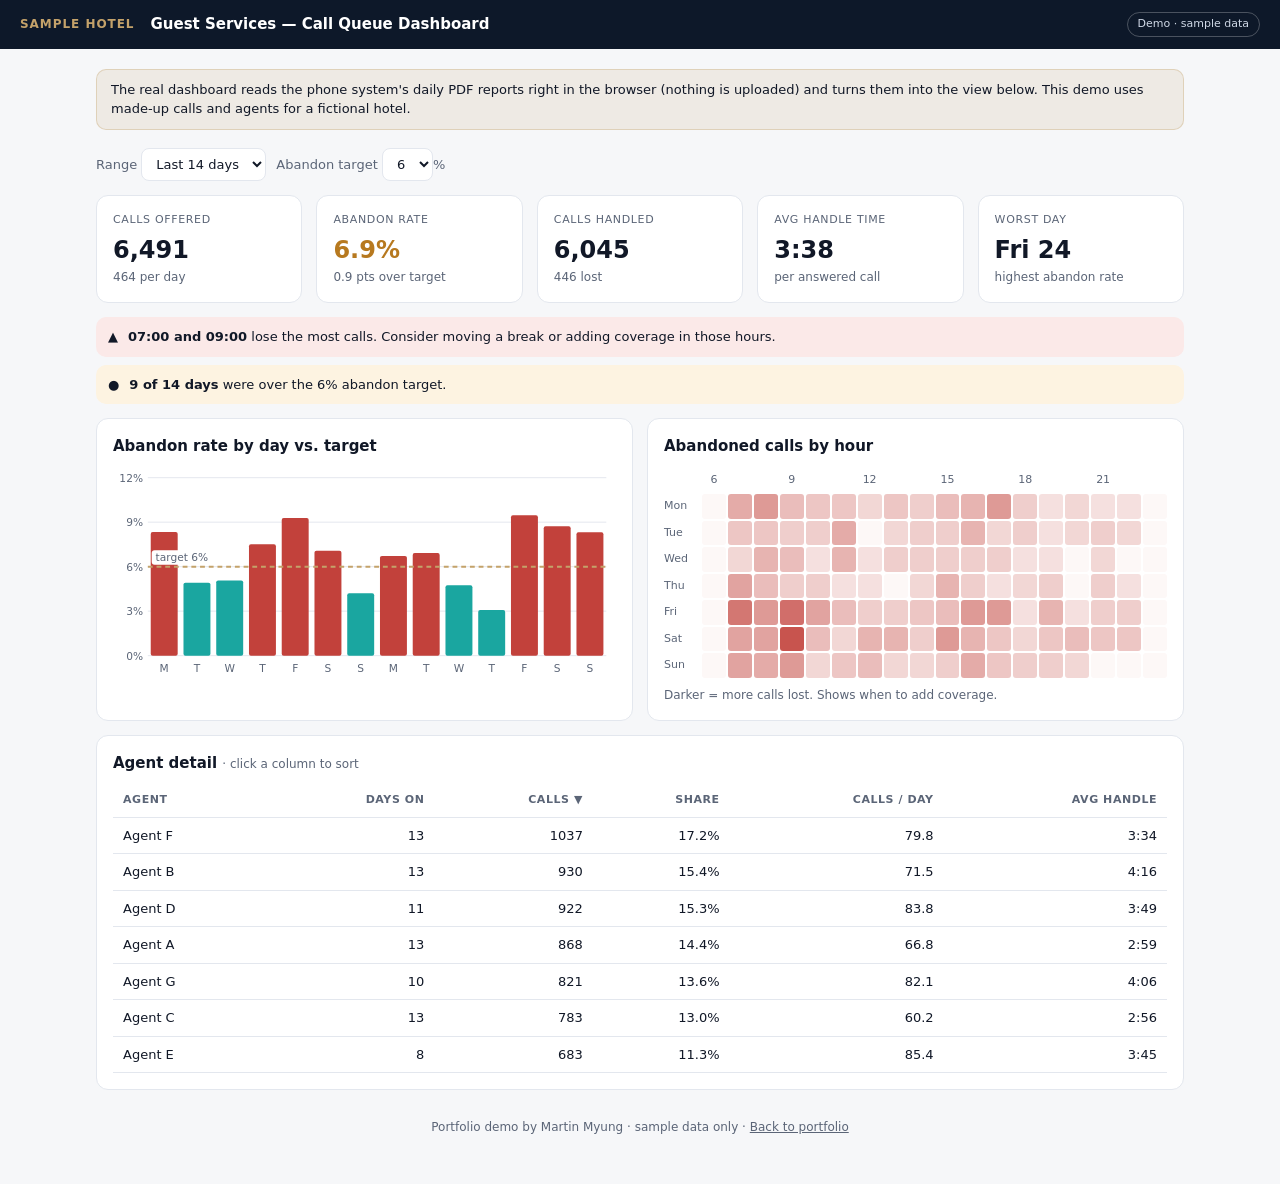
<file: call-queue.html>
<!doctype html>
<html lang="en">
<head>
<meta charset="utf-8">
<meta name="viewport" content="width=device-width, initial-scale=1">
<title>Call Queue Dashboard Demo</title>
<script>try{if(localStorage.getItem("theme")==="dark")document.documentElement.dataset.theme="dark"}catch(e){}</script>
<link rel="stylesheet" href="demo.css?v=4">
<style>
  .kpis5 { grid-template-columns: repeat(5, 1fr); }
  @media (max-width: 900px) { .kpis5 { grid-template-columns: repeat(2, 1fr); } }
  .two { grid-template-columns: 1fr 1fr; }
  @media (max-width: 860px) { .two { grid-template-columns: 1fr; } }
  .alert { display: flex; gap: 10px; align-items: flex-start; padding: 10px 12px; border-radius: 10px; font-size: 13px; margin-bottom: 8px; }
  .alert.bad { background: var(--bad-bg); } .alert.warn { background: var(--warn-bg); } .alert.good { background: var(--good-bg); }
  .heat { display: grid; gap: 2px; font-size: 11px; }
  .heat div { border-radius: 3px; text-align: center; padding: 4px 0; font-variant-numeric: tabular-nums; }
  .heat .h { color: var(--muted); background: none; }
  th.sort { cursor: pointer; } th.sort:hover { color: var(--fg); }
</style>
</head>
<body>
<div class="top">
  <span class="brand">Sample Hotel</span>
  <span class="title">Guest Services — Call Queue Dashboard</span>
  <span class="badge">Demo · sample data</span>
</div>
<div class="wrap">
  <div class="note">The real dashboard reads the phone system's daily PDF reports right in the browser (nothing is uploaded) and turns them into the view below. This demo uses made-up calls and agents for a fictional hotel.</div>
  <div class="row" style="margin-bottom:14px">
    <label class="muted" style="font-size:13px">Range <select id="range"><option value="14">Last 14 days</option><option value="7">Last 7 days</option></select></label>
    <label class="muted" style="font-size:13px">Abandon target <select id="target"><option>5</option><option selected>6</option><option>8</option></select>%</label>
  </div>
  <div class="grid kpis kpis5" id="kpis"></div>
  <div id="alerts" style="margin-bottom:14px"></div>
  <div class="grid two" style="margin-bottom:14px">
    <div class="card"><h2>Abandon rate by day vs. target</h2><svg class="chart" id="byday" viewBox="0 0 520 220"></svg></div>
    <div class="card"><h2>Abandoned calls by hour</h2><div class="heat" id="heat"></div><p class="muted" style="font-size:12px;margin-top:8px">Darker = more calls lost. Shows when to add coverage.</p></div>
  </div>
  <div class="card">
    <h2>Agent detail <span class="muted" style="font-weight:400;font-size:12px">· click a column to sort</span></h2>
    <div class="table-wrap"><table id="agents"></table></div>
  </div>
  <p class="foot">Portfolio demo by Martin Myung · sample data only · <a href="index.html#work">Back to portfolio</a></p>
</div>
<script>
let seed = 11; const rnd = () => (seed = (seed * 9301 + 49297) % 233280) / 233280;
const DOW = ['Mon','Tue','Wed','Thu','Fri','Sat','Sun'];
const AGENTS = ['Agent A','Agent B','Agent C','Agent D','Agent E','Agent F','Agent G'];
const DAYS = [];
for (let d = 0; d < 14; d++) {
  const dow = DOW[d % 7], busy = { Fri: 1.25, Sat: 1.3, Sun: 1.1 }[dow] || 1;
  const offered = Math.round((380 + rnd() * 80) * busy);
  const rate = 0.03 + rnd() * 0.06 + (busy > 1.2 ? 0.02 : 0);
  const ab = Math.round(offered * rate);
  const hours = new Array(24).fill(0);
  for (let i = 0; i < ab; i++) { const r = rnd(); const h = r < .35 ? 7 + Math.floor(rnd() * 3) : r < .6 ? 15 + Math.floor(rnd() * 3) : r < .85 ? 10 + Math.floor(rnd() * 5) : 18 + Math.floor(rnd() * 5); hours[h]++; }
  DAYS.push({ label: `Oct ${d + 13}`, dow, offered, ab, hours });
}
const AG = AGENTS.map((n, i) => ({ name: n, days: 8 + Math.floor(rnd() * 6), pace: 0.75 + rnd() * 0.5, calls: 0, aht: Math.round(140 + rnd() * 120) }));
const $ = id => document.getElementById(id);
const mmss = s => `${Math.floor(s / 60)}:${String(Math.round(s % 60)).padStart(2, '0')}`;
let sortKey = 'calls', sortDir = -1;
function draw() {
  const n = +$('range').value, T = +$('target').value, ds = DAYS.slice(-n);
  const off = ds.reduce((s, d) => s + d.offered, 0), ab = ds.reduce((s, d) => s + d.ab, 0), rate = ab / off * 100;
  const handled = off - ab, tot = AG.reduce((s, a) => s + a.days * a.pace, 0);
  AG.forEach(a => a.calls = Math.round(handled * a.days * a.pace / tot));
  const aht = AG.reduce((s, a) => s + a.aht * a.calls, 0) / handled;
  const cls = rate <= T ? 'good' : rate <= T * 1.5 ? 'warn' : 'bad';
  $('kpis').innerHTML = [
    ['Calls offered', off.toLocaleString(), `${Math.round(off / n)} per day`],
    ['Abandon rate', `<span style="color:var(--${cls})">${rate.toFixed(1)}%</span>`, rate <= T ? `at or under ${T}% target` : `${(rate - T).toFixed(1)} pts over target`],
    ['Calls handled', handled.toLocaleString(), `${ab} lost`],
    ['Avg handle time', mmss(aht), 'per answered call'],
    ['Worst day', (() => { const w = ds.reduce((a, b) => b.ab / b.offered > a.ab / a.offered ? b : a); return `${w.dow} ${w.label.split(' ')[1]}`; })(), 'highest abandon rate'],
  ].map(k => `<div class="card kpi"><div class="label">${k[0]}</div><div class="value">${k[1]}</div><div class="sub">${k[2]}</div></div>`).join('');
  const byHour = new Array(24).fill(0); ds.forEach(d => d.hours.forEach((v, h) => byHour[h] += v));
  const worst = byHour.map((v, h) => ({ h, v })).sort((a, b) => b.v - a.v).slice(0, 2).sort((a, b) => a.h - b.h);
  const over = ds.filter(d => d.ab / d.offered * 100 > T).length;
  $('alerts').innerHTML = `<div class="alert ${over > n / 2 ? 'bad' : 'warn'}">▲ <span><b>${worst.map(w => String(w.h).padStart(2, '0') + ':00').join(' and ')}</b> lose the most calls. Consider moving a break or adding coverage in those hours.</span></div>
    <div class="alert ${over ? 'warn' : 'good'}">● <span><b>${over} of ${n} days</b> were over the ${T}% abandon target.</span></div>`;
  // by-day chart
  const W = 520, H = 220, L = 36, R = 10, Tp = 10, B = 26, max = Math.ceil(Math.max(T * 1.6, ...ds.map(d => d.ab / d.offered * 100)) / 4) * 4;
  const bw = (W - L - R) / ds.length, y = v => Tp + (H - Tp - B) * (1 - v / max);
  let g = '';
  for (let i = 0; i <= 4; i++) { const v = max * i / 4; g += `<line x1="${L}" x2="${W - R}" y1="${y(v)}" y2="${y(v)}" stroke="var(--line)"/><text x="${L - 5}" y="${y(v) + 4}" text-anchor="end">${v.toFixed(0)}%</text>`; }
  ds.forEach((d, i) => { const r = d.ab / d.offered * 100, x = L + i * bw + 3;
    g += `<rect x="${x}" y="${y(r)}" width="${bw - 6}" height="${H - B - y(r)}" rx="2" fill="${r > T ? 'var(--bad)' : 'var(--teal)'}"><title>${d.dow} ${d.label}: ${r.toFixed(1)}% (${d.ab} of ${d.offered})</title></rect>
      <text x="${x + (bw - 6) / 2}" y="${H - 9}" text-anchor="middle">${d.dow[0]}</text>`; });
  g += `<line x1="${L}" x2="${W - R}" y1="${y(T)}" y2="${y(T)}" stroke="var(--gold)" stroke-width="2" stroke-dasharray="5 4"/><rect x="${L + 4}" y="${y(T) - 17}" width="64" height="15" rx="3" fill="var(--card)"/><text x="${L + 8}" y="${y(T) - 6}">target ${T}%</text>`;
  $('byday').innerHTML = g;
  // heatmap 6:00-23:00 by day of week
  const hrs = []; for (let h = 6; h < 24; h++) hrs.push(h);
  const dows = ['Mon','Tue','Wed','Thu','Fri','Sat','Sun'];
  const grid = dows.map(dw => hrs.map(h => ds.filter(d => d.dow === dw).reduce((s, d) => s + d.hours[h], 0)));
  const hmax = Math.max(1, ...grid.flat());
  $('heat').style.gridTemplateColumns = `36px repeat(${hrs.length}, 1fr)`;
  $('heat').innerHTML = '<div class="h"></div>' + hrs.map(h => `<div class="h">${h % 3 === 0 ? h : ''}</div>`).join('') +
    dows.map((dw, i) => `<div class="h" style="text-align:left">${dw}</div>` + grid[i].map((v, j) => `<div title="${dw} ${hrs[j]}:00 — ${v} abandoned" style="background:rgba(194,65,59,${v ? .12 + .78 * v / hmax : .04})">&nbsp;</div>`).join('')).join('');
  // agents
  const rows = AG.map(a => ({ ...a, share: a.calls / handled * 100, cpd: a.calls / a.days })).sort((a, b) => (a[sortKey] > b[sortKey] ? 1 : -1) * sortDir);
  const cols = [['name', 'Agent'], ['days', 'Days on'], ['calls', 'Calls'], ['share', 'Share'], ['cpd', 'Calls / day'], ['aht', 'Avg handle']];
  $('agents').innerHTML = '<tr>' + cols.map(c => `<th class="sort ${c[0] === 'name' ? '' : 'num'}" data-k="${c[0]}">${c[1]}${sortKey === c[0] ? (sortDir < 0 ? ' ▼' : ' ▲') : ''}</th>`).join('') + '</tr>' +
    rows.map(r => `<tr><td>${r.name}</td><td class="num">${r.days}</td><td class="num">${r.calls}</td><td class="num">${r.share.toFixed(1)}%</td><td class="num">${r.cpd.toFixed(1)}</td><td class="num">${mmss(r.aht)}</td></tr>`).join('');
}
$('agents').addEventListener('click', e => { const k = e.target.dataset.k; if (!k) return; sortDir = sortKey === k ? -sortDir : -1; sortKey = k; draw(); });
['range', 'target'].forEach(id => $(id).addEventListener('change', draw));
draw();
</script>
</body>
</html>
</file>
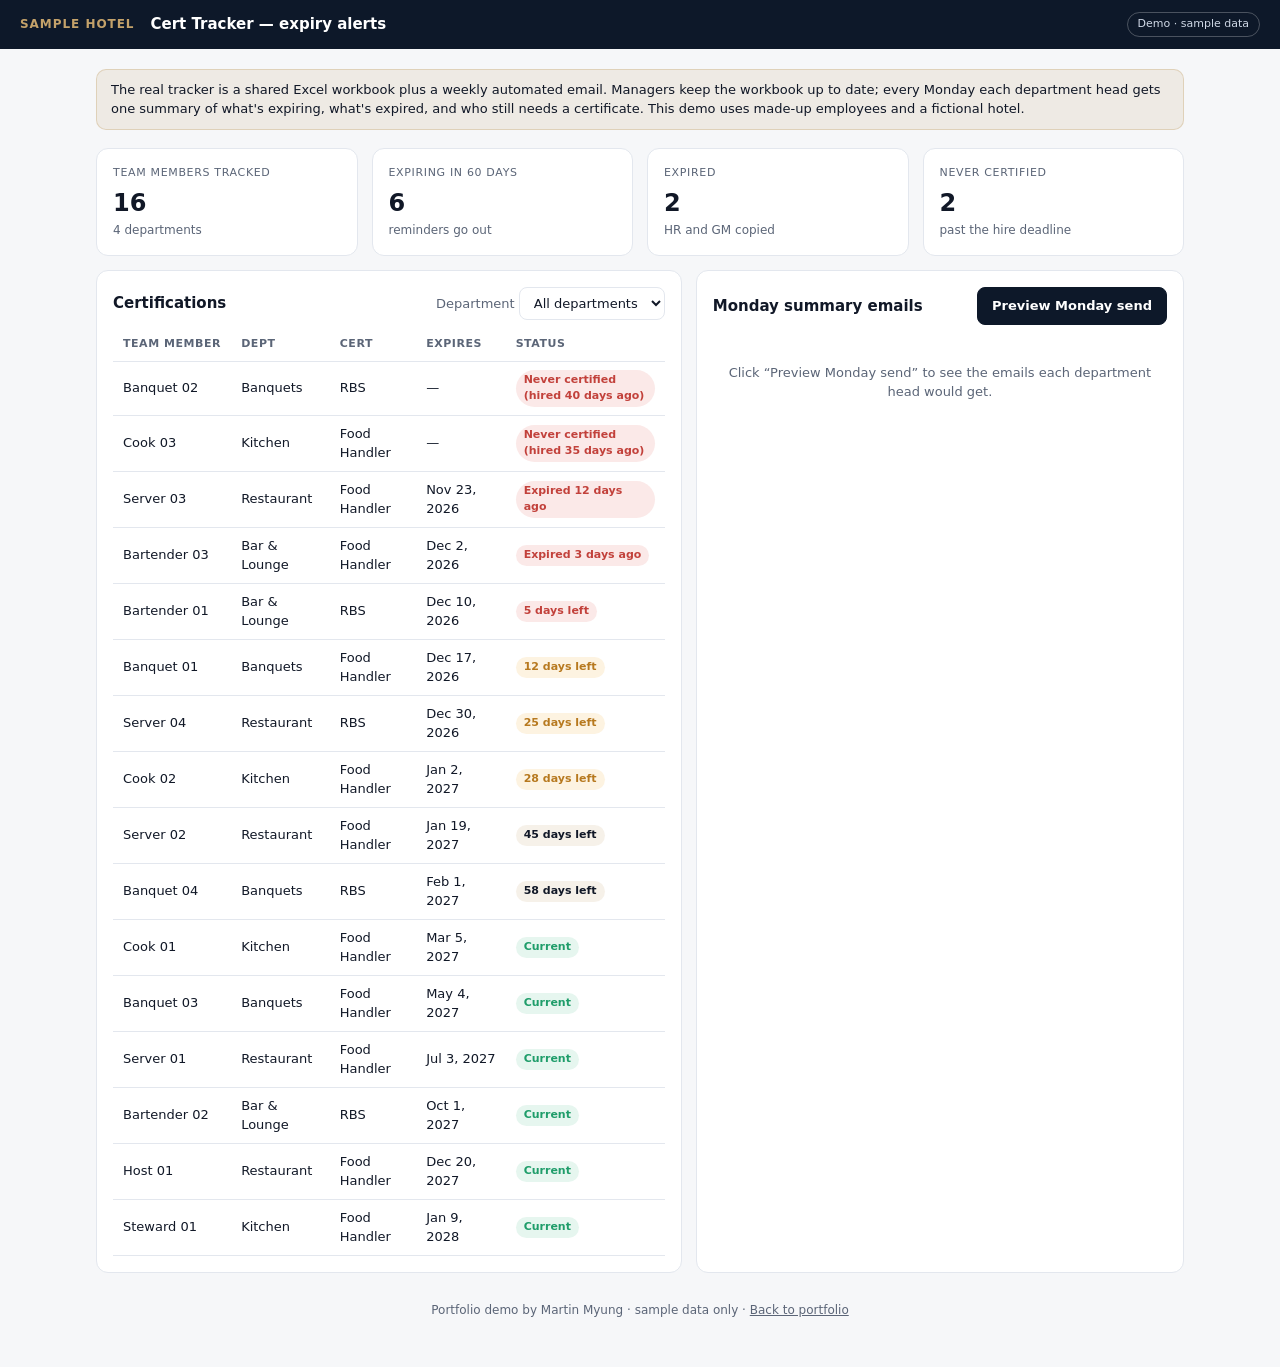
<file: cert-tracker.html>
<!doctype html>
<html lang="en">
<head>
<meta charset="utf-8">
<meta name="viewport" content="width=device-width, initial-scale=1">
<title>Cert Tracker Demo</title>
<script>try{if(localStorage.getItem("theme")==="dark")document.documentElement.dataset.theme="dark"}catch(e){}</script>
<link rel="stylesheet" href="demo.css?v=4">
<style>
  .two { grid-template-columns: 1.2fr 1fr; }
  @media (max-width: 900px) { .two { grid-template-columns: 1fr; } }
  .mail { border: 1px solid var(--line); border-radius: 10px; margin-bottom: 10px; overflow: hidden; }
  .mail .head { background: var(--gold-dim); padding: 8px 12px; font-size: 12px; color: var(--muted); }
  .mail .head b { color: var(--fg); }
  .mail .body { padding: 10px 12px; font-size: 13px; }
  .mail table { font-size: 12px; margin-top: 6px; }
  .mail td, .mail th { padding: 5px 6px; }
  .empty { color: var(--muted); font-size: 13px; padding: 30px 0; text-align: center; }
</style>
</head>
<body>
<div class="top">
  <span class="brand">Sample Hotel</span>
  <span class="title">Cert Tracker — expiry alerts</span>
  <span class="badge">Demo · sample data</span>
</div>
<div class="wrap">
  <div class="note">The real tracker is a shared Excel workbook plus a weekly automated email. Managers keep the workbook up to date; every Monday each department head gets one summary of what's expiring, what's expired, and who still needs a certificate. This demo uses made-up employees and a fictional hotel.</div>
  <div class="grid kpis" id="kpis"></div>
  <div class="grid two">
    <div class="card">
      <div class="row" style="justify-content:space-between;margin-bottom:8px">
        <h2 style="margin:0">Certifications</h2>
        <label class="muted" style="font-size:13px">Department <select id="dept"></select></label>
      </div>
      <div class="table-wrap"><table id="certs"></table></div>
    </div>
    <div class="card">
      <div class="row" style="justify-content:space-between;margin-bottom:8px">
        <h2 style="margin:0">Monday summary emails</h2>
        <button class="btn primary" id="send">Preview Monday send</button>
      </div>
      <div id="mails"><div class="empty">Click “Preview Monday send” to see the emails each department head would get.</div></div>
    </div>
  </div>
  <p class="foot">Portfolio demo by Martin Myung · sample data only · <a href="index.html#work">Back to portfolio</a></p>
</div>
<script>
const DAY = 864e5, today = new Date(); today.setHours(0, 0, 0, 0);
const d = n => new Date(today.getTime() + n * DAY);
const fmt = x => x ? x.toLocaleDateString(undefined, { month: 'short', day: 'numeric', year: 'numeric' }) : '—';
const DEPTS = { 'Restaurant': 'restaurant.head@samplehotel.test', 'Banquets': 'banquets.head@samplehotel.test', 'Bar & Lounge': 'bar.head@samplehotel.test', 'Kitchen': 'chef@samplehotel.test' };
// name, dept, cert, expires (days from today) | null = never certified, hired (days ago)
const ROWS = [
  ['Server 01','Restaurant','Food Handler',210],['Server 02','Restaurant','Food Handler',45],['Server 03','Restaurant','Food Handler',-12],
  ['Server 04','Restaurant','RBS',25],['Host 01','Restaurant','Food Handler',380],
  ['Banquet 01','Banquets','Food Handler',12],['Banquet 02','Banquets','RBS',null,40],['Banquet 03','Banquets','Food Handler',150],['Banquet 04','Banquets','RBS',58],
  ['Bartender 01','Bar & Lounge','RBS',5],['Bartender 02','Bar & Lounge','RBS',300],['Bartender 03','Bar & Lounge','Food Handler',-3],
  ['Cook 01','Kitchen','Food Handler',90],['Cook 02','Kitchen','Food Handler',28],['Cook 03','Kitchen','Food Handler',null,35],['Steward 01','Kitchen','Food Handler',400],
].map(r => ({ name: r[0], dept: r[1], cert: r[2], exp: r[3] == null ? null : d(r[3]), days: r[3], hired: r[4] }));
function tier(r) {
  if (r.days == null) return { k: 'never', label: `Never certified (hired ${r.hired} days ago)`, cls: 'bad', to: '+ division head' };
  if (r.days < 0) return { k: 'expired', label: `Expired ${-r.days} day${r.days === -1 ? '' : 's'} ago`, cls: 'bad', to: '+ HR / GM' };
  if (r.days <= 7) return { k: '7', label: `${r.days} days left`, cls: 'bad', to: '+ division head' };
  if (r.days <= 14) return { k: '14', label: `${r.days} days left`, cls: 'warn', to: '' };
  if (r.days <= 30) return { k: '30', label: `${r.days} days left`, cls: 'warn', to: '' };
  if (r.days <= 60) return { k: '60', label: `${r.days} days left`, cls: 'neutral', to: '' };
  return { k: 'ok', label: 'Current', cls: 'good', to: '' };
}
const $ = id => document.getElementById(id);
$('dept').innerHTML = '<option value="">All departments</option>' + Object.keys(DEPTS).map(x => `<option>${x}</option>`).join('');
function draw() {
  const t = ROWS.map(r => ({ r, t: tier(r) }));
  const c = k => t.filter(x => k(x.t.k)).length;
  $('kpis').innerHTML = [
    ['Team members tracked', ROWS.length, '4 departments'],
    ['Expiring in 60 days', c(k => ['60','30','14','7'].includes(k)), 'reminders go out'],
    ['Expired', c(k => k === 'expired'), 'HR and GM copied'],
    ['Never certified', c(k => k === 'never'), 'past the hire deadline'],
  ].map(k => `<div class="card kpi"><div class="label">${k[0]}</div><div class="value">${k[1]}</div><div class="sub">${k[2]}</div></div>`).join('');
  const dep = $('dept').value;
  const list = t.filter(x => !dep || x.r.dept === dep).sort((a, b) => (a.r.days ?? -999) - (b.r.days ?? -999));
  $('certs').innerHTML = '<tr><th>Team member</th><th>Dept</th><th>Cert</th><th>Expires</th><th>Status</th></tr>' +
    list.map(x => `<tr><td>${x.r.name}</td><td>${x.r.dept}</td><td>${x.r.cert}</td><td>${fmt(x.r.exp)}</td><td><span class="pill ${x.t.cls}">${x.t.label}</span></td></tr>`).join('');
}
$('dept').onchange = draw;
$('send').onclick = () => {
  const html = Object.entries(DEPTS).map(([dept, to]) => {
    const items = ROWS.filter(r => r.dept === dept).map(r => ({ r, t: tier(r) })).filter(x => x.t.k !== 'ok').sort((a, b) => (a.r.days ?? -999) - (b.r.days ?? -999));
    if (!items.length) return '';
    const cc = [...new Set(items.map(x => x.t.to).filter(Boolean))];
    return `<div class="mail"><div class="head">To: <b>${to}</b>${cc.length ? ` · CC: ${cc.map(x => x.replace('+ ', '')).join(', ')}` : ''}<br>Subject: <b>${dept} — ${items.length} certification${items.length > 1 ? 's' : ''} need attention</b></div>
      <div class="body">Hi, here's this week's certification summary for ${dept}. No reply needed. Please update the tracker once certificates are renewed.
      <table><tr><th>Team member</th><th>Cert</th><th>Status</th></tr>${items.map(x => `<tr><td>${x.r.name}</td><td>${x.r.cert}</td><td><span class="pill ${x.t.cls}">${x.t.label}</span></td></tr>`).join('')}</table></div></div>`;
  }).join('');
  $('mails').innerHTML = html + `<p class="muted" style="font-size:12px">Plus a weekly “all good” check-in to the HR contact, so a quiet week never means the automation stopped.</p>`;
};
draw();
</script>
</body>
</html>
</file>
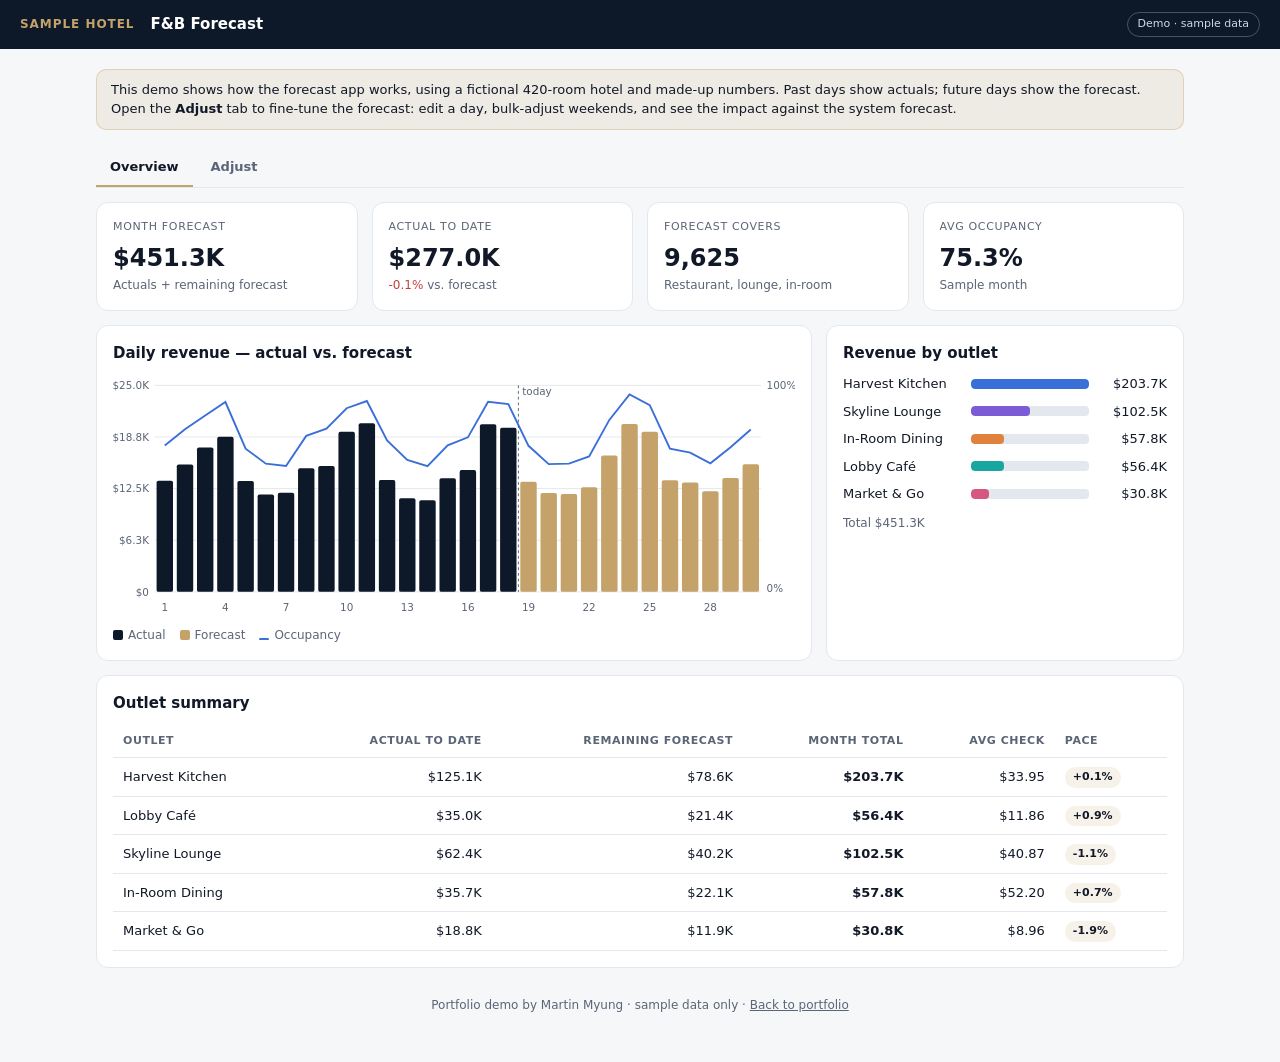
<file: fnb-forecast.html>
<!doctype html>
<html lang="en">
<head>
<meta charset="utf-8">
<meta name="viewport" content="width=device-width, initial-scale=1">
<title>F&amp;B Forecast Demo</title>
<script>try{if(localStorage.getItem("theme")==="dark")document.documentElement.dataset.theme="dark"}catch(e){}</script>
<link rel="stylesheet" href="demo.css?v=4">
<style>
  .two { grid-template-columns: 2fr 1fr; }
  @media (max-width: 860px) { .two { grid-template-columns: 1fr; } }
  .bar-row { display: grid; grid-template-columns: 120px 1fr 70px; gap: 8px; align-items: center; margin: 8px 0; font-size: 13px; }
  .bar-track { background: var(--line); border-radius: 4px; height: 10px; overflow: hidden; }
  .bar-fill { height: 100%; border-radius: 4px; }
  .adj input { width: 80px; text-align: right; }
  .kpis3 { grid-template-columns: repeat(3, 1fr); }
  @media (max-width: 600px) { .kpis3 { grid-template-columns: 1fr; } }
  .bulk { display: grid; gap: 10px; font-size: 13px; }
  .bulk label { display: grid; gap: 4px; color: var(--muted); font-size: 12px; }
  tr.changed td { background: var(--warn-bg); }
  .mini { font: inherit; font-size: 12px; border: 1px solid var(--line); background: var(--card); color: var(--muted); border-radius: 6px; padding: 2px 7px; cursor: pointer; }
  .delta-up { color: var(--good); } .delta-down { color: var(--bad); }
</style>
</head>
<body>
<div class="top">
  <span class="brand">Sample Hotel</span>
  <span class="title">F&amp;B Forecast</span>
  <span class="badge">Demo · sample data</span>
</div>
<div class="wrap">
  <div class="note">This demo shows how the forecast app works, using a fictional 420-room hotel and made-up numbers. Past days show actuals; future days show the forecast. Open the <b>Adjust</b> tab to fine-tune the forecast: edit a day, bulk-adjust weekends, and see the impact against the system forecast.</div>

  <div class="tabs">
    <button class="tab active" data-tab="overview">Overview</button>
    <button class="tab" data-tab="adjust">Adjust</button>
  </div>

  <section id="tab-overview">
    <div class="grid kpis">
      <div class="card kpi"><div class="label">Month forecast</div><div class="value" id="k-total"></div><div class="sub" id="k-total-sub"></div></div>
      <div class="card kpi"><div class="label">Actual to date</div><div class="value" id="k-mtd"></div><div class="sub" id="k-mtd-sub"></div></div>
      <div class="card kpi"><div class="label">Forecast covers</div><div class="value" id="k-cov"></div><div class="sub">Restaurant, lounge, in-room</div></div>
      <div class="card kpi"><div class="label">Avg occupancy</div><div class="value" id="k-occ"></div><div class="sub">Sample month</div></div>
    </div>
    <div class="grid two">
      <div class="card">
        <h2>Daily revenue — actual vs. forecast</h2>
        <svg class="chart" id="daily" viewBox="0 0 720 260" role="img" aria-label="Daily revenue chart"></svg>
        <div class="legend"><span><i style="background:var(--navy)"></i>Actual</span><span><i style="background:var(--gold)"></i>Forecast</span><span><i style="background:var(--blue);height:2px"></i>Occupancy</span></div>
      </div>
      <div class="card">
        <h2>Revenue by outlet</h2>
        <div id="mix"></div>
      </div>
    </div>
    <div class="card" style="margin-top:14px">
      <h2>Outlet summary</h2>
      <div class="table-wrap"><table id="outlets"></table></div>
    </div>
  </section>

  <section id="tab-adjust" hidden>
    <div class="grid kpis kpis3">
      <div class="card kpi"><div class="label">System forecast</div><div class="value" id="a-sys"></div><div class="sub">Remaining days, this outlet</div></div>
      <div class="card kpi"><div class="label">My forecast</div><div class="value" id="a-adj"></div><div class="sub" id="a-n"></div></div>
      <div class="card kpi"><div class="label">Difference</div><div class="value" id="a-diff"></div><div class="sub" id="a-diff-pct"></div></div>
    </div>
    <div class="grid two" style="margin-bottom:14px">
      <div class="card">
        <h2>Remaining days — system vs. my forecast</h2>
        <svg class="chart" id="adj-chart" viewBox="0 0 720 200" role="img" aria-label="Adjusted forecast chart"></svg>
        <div class="legend"><span><i style="background:var(--line)"></i>System forecast</span><span><i style="background:var(--gold)"></i>My forecast</span><span><i style="background:var(--warn)"></i>Adjusted day</span></div>
      </div>
      <div class="card">
        <h2>Bulk adjust</h2>
        <div class="bulk">
          <label>Change <select id="b-metric"><option value="covers">Covers</option><option value="check">Average check</option></select></label>
          <label>By <span class="row" style="gap:6px"><input id="b-pct" type="number" value="10" step="1" style="width:80px"> %</span></label>
          <label>On <select id="b-days"><option value="all">All remaining days</option><option value="wknd">Fridays &amp; Saturdays</option><option value="wkdy">Mon–Thu</option><option value="range">Date range…</option></select></label>
          <label id="b-range" hidden>From <span class="row" style="gap:6px"><select id="b-from"></select> to <select id="b-to"></select></span></label>
          <div class="row"><button class="btn primary" id="b-apply">Apply</button><button class="btn" id="b-undo" disabled>Undo</button></div>
          <p class="muted" id="b-msg" style="font-size:12px"></p>
        </div>
      </div>
    </div>
    <div class="card adj">
      <div class="row" style="margin-bottom:12px">
        <label>Outlet <select id="adj-outlet"></select></label>
        <span class="muted" style="font-size:12px">Edit any future day, or use bulk adjust. Totals everywhere update right away.</span>
        <button class="btn" id="adj-reset" style="margin-left:auto">Reset outlet</button>
      </div>
      <div class="table-wrap"><table id="adj-table"></table></div>
    </div>
  </section>

  <p class="foot">Portfolio demo by Martin Myung · sample data only · <a href="index.html#work">Back to portfolio</a></p>
</div>

<script>
// ---- Sample data (fictional) ----
const DAYS = 30, TODAY = 18, ROOMS = 420;
const DOW = ['Mon','Tue','Wed','Thu','Fri','Sat','Sun'];
let seed = 7; const rnd = () => (seed = (seed * 9301 + 49297) % 233280) / 233280;
const OUTLETS = [
  { name: 'Harvest Kitchen', color: 'var(--blue)',   capture: .38, check: 34, covers: true },
  { name: 'Lobby Café',      color: 'var(--teal)',   capture: .30, check: 12, covers: false },
  { name: 'Skyline Lounge',  color: 'var(--violet)', capture: .16, check: 41, covers: true },
  { name: 'In-Room Dining',  color: 'var(--orange)', capture: .07, check: 52, covers: true },
  { name: 'Market & Go',     color: 'var(--pink)',   capture: .22, check: 9,  covers: false },
];
const occ = [], days = [];
for (let d = 0; d < DAYS; d++) {
  const dow = DOW[(d + 2) % 7];
  const base = { Mon: .62, Tue: .66, Wed: .71, Thu: .78, Fri: .9, Sat: .95, Sun: .7 }[dow];
  const o = Math.min(.99, base + (rnd() - .5) * .12);
  occ.push(o); days.push({ label: `Apr ${d + 1}`, dow });
}
const BASE = {};
OUTLETS.forEach(o => {
  BASE[o.name] = occ.map((oc, d) => {
    const rooms = Math.round(oc * ROOMS);
    const covers = Math.round(rooms * 1.6 * o.capture * (days[d].dow === 'Sat' || days[d].dow === 'Fri' ? 1.12 : 1));
    const check = +(o.check * (0.95 + rnd() * .1)).toFixed(2);
    const actual = d < TODAY ? Math.round(covers * check * (0.9 + rnd() * .2)) : null;
    return { covers, check, actual };
  });
});
let STATE = JSON.parse(JSON.stringify(BASE));

const money = v => v >= 1e6 ? '$' + (v / 1e6).toFixed(2) + 'M' : v >= 1e3 ? '$' + (v / 1e3).toFixed(1) + 'K' : '$' + Math.round(v);
const fmt = v => Math.round(v).toLocaleString();
const dayRev = (o, d) => { const r = STATE[o.name][d]; return r.actual != null ? r.actual : r.covers * r.check; };
const fcRev = (o, d) => { const r = STATE[o.name][d]; return r.covers * r.check; };

function render() {
  let total = 0, mtd = 0, mtdFc = 0, cov = 0;
  OUTLETS.forEach(o => { for (let d = 0; d < DAYS; d++) {
    total += dayRev(o, d); if (d < TODAY) { mtd += STATE[o.name][d].actual; mtdFc += fcRev(o, d); }
    if (o.covers) cov += STATE[o.name][d].covers; } });
  document.getElementById('k-total').textContent = money(total);
  document.getElementById('k-total-sub').textContent = 'Actuals + remaining forecast';
  document.getElementById('k-mtd').textContent = money(mtd);
  const v = (mtd - mtdFc) / mtdFc * 100;
  document.getElementById('k-mtd-sub').innerHTML = `<span class="${v >= 0 ? 'delta-up' : 'delta-down'}">${v >= 0 ? '+' : ''}${v.toFixed(1)}%</span> vs. forecast`;
  document.getElementById('k-cov').textContent = fmt(cov);
  document.getElementById('k-occ').textContent = (occ.reduce((a, b) => a + b) / DAYS * 100).toFixed(1) + '%';
  drawDaily(); drawMix(total); drawTable();
}

function drawDaily() {
  const W = 720, H = 260, L = 44, R = 36, T = 12, B = 30, svg = document.getElementById('daily');
  const vals = days.map((_, d) => OUTLETS.reduce((s, o) => s + dayRev(o, d), 0));
  const max = Math.ceil(Math.max(...vals) / 5000) * 5000, bw = (W - L - R) / DAYS;
  const y = v => T + (H - T - B) * (1 - v / max);
  let g = '';
  for (let i = 0; i <= 4; i++) { const v = max * i / 4; g += `<line x1="${L}" x2="${W - R}" y1="${y(v)}" y2="${y(v)}" stroke="var(--line)"/><text x="${L - 6}" y="${y(v) + 4}" text-anchor="end">${money(v)}</text>`; }
  vals.forEach((v, d) => {
    const x = L + d * bw + 2;
    g += `<rect x="${x}" y="${y(v)}" width="${bw - 4}" height="${H - B - y(v)}" rx="2" fill="${d < TODAY ? 'var(--navy)' : 'var(--gold)'}"><title>${days[d].label} (${days[d].dow}): ${money(v)} ${d < TODAY ? 'actual' : 'forecast'}</title></rect>`;
    if (d % 3 === 0) g += `<text x="${x + bw / 2 - 2}" y="${H - 10}" text-anchor="middle">${d + 1}</text>`;
  });
  const pts = occ.map((o, d) => `${L + d * bw + bw / 2},${T + (H - T - B) * (1 - o)}`).join(' ');
  g += `<polyline points="${pts}" fill="none" stroke="var(--blue)" stroke-width="2"/>`;
  g += `<text x="${W - R + 6}" y="${T + 4}">100%</text><text x="${W - R + 6}" y="${H - B}">0%</text>`;
  g += `<line x1="${L + TODAY * bw}" x2="${L + TODAY * bw}" y1="${T}" y2="${H - B}" stroke="var(--muted)" stroke-dasharray="3 3"/><text x="${L + TODAY * bw + 4}" y="${T + 10}">today</text>`;
  svg.innerHTML = g;
}

function drawMix(total) {
  const rows = OUTLETS.map(o => ({ o, v: days.reduce((s, _, d) => s + dayRev(o, d), 0) })).sort((a, b) => b.v - a.v);
  const max = rows[0].v;
  document.getElementById('mix').innerHTML = rows.map(r => `<div class="bar-row"><span>${r.o.name}</span>
    <div class="bar-track"><div class="bar-fill" style="width:${r.v / max * 100}%;background:${r.o.color}"></div></div>
    <span style="text-align:right">${money(r.v)}</span></div>`).join('') + `<p class="muted" style="font-size:12px;margin-top:10px">Total ${money(total)}</p>`;
}

function drawTable() {
  let h = '<tr><th>Outlet</th><th class="num">Actual to date</th><th class="num">Remaining forecast</th><th class="num">Month total</th><th class="num">Avg check</th><th>Pace</th></tr>';
  OUTLETS.forEach(o => {
    const rows = STATE[o.name];
    const act = rows.slice(0, TODAY).reduce((s, r) => s + r.actual, 0);
    const fcPast = rows.slice(0, TODAY).reduce((s, r) => s + r.covers * r.check, 0);
    const rem = rows.slice(TODAY).reduce((s, r) => s + r.covers * r.check, 0);
    const chk = rows.reduce((s, r) => s + r.check, 0) / DAYS;
    const pace = (act - fcPast) / fcPast * 100;
    const cls = pace > 2 ? 'good' : pace < -2 ? 'bad' : 'neutral';
    h += `<tr><td>${o.name}</td><td class="num">${money(act)}</td><td class="num">${money(rem)}</td><td class="num"><b>${money(act + rem)}</b></td><td class="num">$${chk.toFixed(2)}</td><td><span class="pill ${cls}">${pace >= 0 ? '+' : ''}${pace.toFixed(1)}%</span></td></tr>`;
  });
  document.getElementById('outlets').innerHTML = h;
}

// ---- Adjust tab ----
const sel = document.getElementById('adj-outlet');
sel.innerHTML = OUTLETS.map((o, i) => `<option value="${i}">${o.name}</option>`).join('');
const cur = () => OUTLETS[sel.value];
const sysRev = (o, d) => BASE[o.name][d].covers * BASE[o.name][d].check;
const isChanged = (o, d) => d >= TODAY && (STATE[o.name][d].covers !== BASE[o.name][d].covers || STATE[o.name][d].check !== BASE[o.name][d].check);
let undoStack = [];
function drawAdjust() {
  const o = cur(), rows = STATE[o.name];
  let sys = 0, adj = 0, n = 0;
  for (let d = TODAY; d < DAYS; d++) { sys += sysRev(o, d); adj += fcRev(o, d); if (isChanged(o, d)) n++; }
  const diff = adj - sys, pct = sys ? diff / sys * 100 : 0;
  document.getElementById('a-sys').textContent = money(sys);
  document.getElementById('a-adj').textContent = money(adj);
  document.getElementById('a-n').textContent = n ? `${n} day${n > 1 ? 's' : ''} adjusted` : 'No changes yet';
  document.getElementById('a-diff').innerHTML = `<span class="${diff >= 0 ? 'delta-up' : 'delta-down'}">${diff >= 0 ? '+' : '−'}${money(Math.abs(diff))}</span>`;
  document.getElementById('a-diff-pct').textContent = `${pct >= 0 ? '+' : ''}${pct.toFixed(1)}% vs. system`;
  let h = `<tr><th>Day</th><th class="num">Occ</th><th class="num">${o.covers ? 'Covers' : 'Transactions'}</th><th class="num">Avg check</th><th class="num">System</th><th class="num">Mine</th><th class="num">Diff</th><th></th></tr>`;
  rows.forEach((r, d) => {
    if (d < TODAY) return;
    const ch = isChanged(o, d), dv = fcRev(o, d) - sysRev(o, d);
    h += `<tr class="${ch ? 'changed' : ''}"><td>${days[d].label} <span class="muted">${days[d].dow}</span></td><td class="num">${(occ[d] * 100).toFixed(0)}%</td>
      <td class="num"><input type="number" min="0" value="${r.covers}" data-d="${d}" data-k="covers"></td>
      <td class="num"><input type="number" min="0" step="0.5" value="${r.check}" data-d="${d}" data-k="check"></td>
      <td class="num muted">${money(sysRev(o, d))}</td><td class="num"><b>${money(fcRev(o, d))}</b></td>
      <td class="num ${dv > 0 ? 'delta-up' : dv < 0 ? 'delta-down' : 'muted'}">${dv ? (dv > 0 ? '+' : '−') + money(Math.abs(dv)) : '—'}</td>
      <td>${ch ? `<button class="mini" data-reset="${d}" title="Reset this day">↺</button>` : ''}</td></tr>`;
  });
  document.getElementById('adj-table').innerHTML = h;
  drawAdjChart(o);
  document.getElementById('b-undo').disabled = !undoStack.length;
}
function drawAdjChart(o) {
  const W = 720, H = 200, L = 44, R = 8, T = 10, B = 26, svg = document.getElementById('adj-chart');
  const ds = []; for (let d = TODAY; d < DAYS; d++) ds.push(d);
  const max = Math.max(...ds.map(d => Math.max(sysRev(o, d), fcRev(o, d)))) * 1.1 || 1;
  const bw = (W - L - R) / ds.length, y = v => T + (H - T - B) * (1 - v / max);
  let g = '';
  for (let i = 0; i <= 3; i++) { const v = max * i / 3; g += `<line x1="${L}" x2="${W - R}" y1="${y(v)}" y2="${y(v)}" stroke="var(--line)"/><text x="${L - 6}" y="${y(v) + 4}" text-anchor="end">${money(v)}</text>`; }
  ds.forEach((d, i) => {
    const x = L + i * bw, s = sysRev(o, d), a = fcRev(o, d), ch = isChanged(o, d);
    g += `<rect x="${x + 2}" y="${y(s)}" width="${bw / 2 - 2}" height="${H - B - y(s)}" rx="2" fill="var(--line)"><title>${days[d].label} system: ${money(s)}</title></rect>`;
    g += `<rect x="${x + bw / 2}" y="${y(a)}" width="${bw / 2 - 2}" height="${H - B - y(a)}" rx="2" fill="${ch ? 'var(--warn)' : 'var(--gold)'}"><title>${days[d].label} mine: ${money(a)}</title></rect>`;
    g += `<text x="${x + bw / 2}" y="${H - 8}" text-anchor="middle">${d + 1}</text>`;
  });
  svg.innerHTML = g;
}
const snapshot = () => JSON.parse(JSON.stringify(STATE[cur().name]));
document.getElementById('adj-table').addEventListener('change', e => {
  const t = e.target; if (!t.dataset.k) return;
  undoStack.push({ outlet: cur().name, rows: snapshot() });
  const v = Math.max(0, parseFloat(t.value) || 0);
  STATE[cur().name][t.dataset.d][t.dataset.k] = t.dataset.k === 'covers' ? Math.round(v) : +v.toFixed(2);
  drawAdjust(); render();
});
document.getElementById('adj-table').addEventListener('click', e => {
  const d = e.target.dataset && e.target.dataset.reset; if (d == null) return;
  undoStack.push({ outlet: cur().name, rows: snapshot() });
  STATE[cur().name][d] = { ...BASE[cur().name][d] }; drawAdjust(); render();
});
// bulk
const from = document.getElementById('b-from'), to = document.getElementById('b-to');
const opts = days.slice(TODAY).map((x, i) => `<option value="${i + TODAY}">${x.label} (${x.dow})</option>`).join('');
from.innerHTML = opts; to.innerHTML = opts; to.value = DAYS - 1;
document.getElementById('b-days').addEventListener('change', e => document.getElementById('b-range').hidden = e.target.value !== 'range');
document.getElementById('b-apply').addEventListener('click', () => {
  const metric = document.getElementById('b-metric').value, pct = parseFloat(document.getElementById('b-pct').value) || 0, mode = document.getElementById('b-days').value;
  const o = cur(); undoStack.push({ outlet: o.name, rows: snapshot() });
  let count = 0;
  for (let d = TODAY; d < DAYS; d++) {
    const dow = days[d].dow;
    const hit = mode === 'all' || (mode === 'wknd' && (dow === 'Fri' || dow === 'Sat')) || (mode === 'wkdy' && ['Mon', 'Tue', 'Wed', 'Thu'].includes(dow)) || (mode === 'range' && d >= +from.value && d <= +to.value);
    if (!hit) continue;
    const r = STATE[o.name][d];
    if (metric === 'covers') r.covers = Math.max(0, Math.round(r.covers * (1 + pct / 100))); else r.check = Math.max(0, +(r.check * (1 + pct / 100)).toFixed(2));
    count++;
  }
  document.getElementById('b-msg').textContent = `${pct >= 0 ? '+' : ''}${pct}% ${metric === 'covers' ? 'covers' : 'average check'} applied to ${count} day${count === 1 ? '' : 's'} at ${o.name}.`;
  drawAdjust(); render();
});
document.getElementById('b-undo').addEventListener('click', () => {
  const u = undoStack.pop(); if (!u) return;
  STATE[u.outlet] = u.rows; sel.value = OUTLETS.findIndex(o => o.name === u.outlet);
  document.getElementById('b-msg').textContent = 'Last change undone.'; drawAdjust(); render();
});
sel.addEventListener('change', () => { document.getElementById('b-msg').textContent = ''; drawAdjust(); });
document.getElementById('adj-reset').addEventListener('click', () => {
  undoStack.push({ outlet: cur().name, rows: snapshot() });
  STATE[cur().name] = JSON.parse(JSON.stringify(BASE[cur().name])); document.getElementById('b-msg').textContent = 'Outlet reset to the system forecast.'; drawAdjust(); render();
});

document.querySelectorAll('.tab').forEach(b => b.addEventListener('click', () => {
  document.querySelectorAll('.tab').forEach(x => x.classList.toggle('active', x === b));
  document.getElementById('tab-overview').hidden = b.dataset.tab !== 'overview';
  document.getElementById('tab-adjust').hidden = b.dataset.tab !== 'adjust';
}));
render(); drawAdjust();
</script>
</body>
</html>
</file>
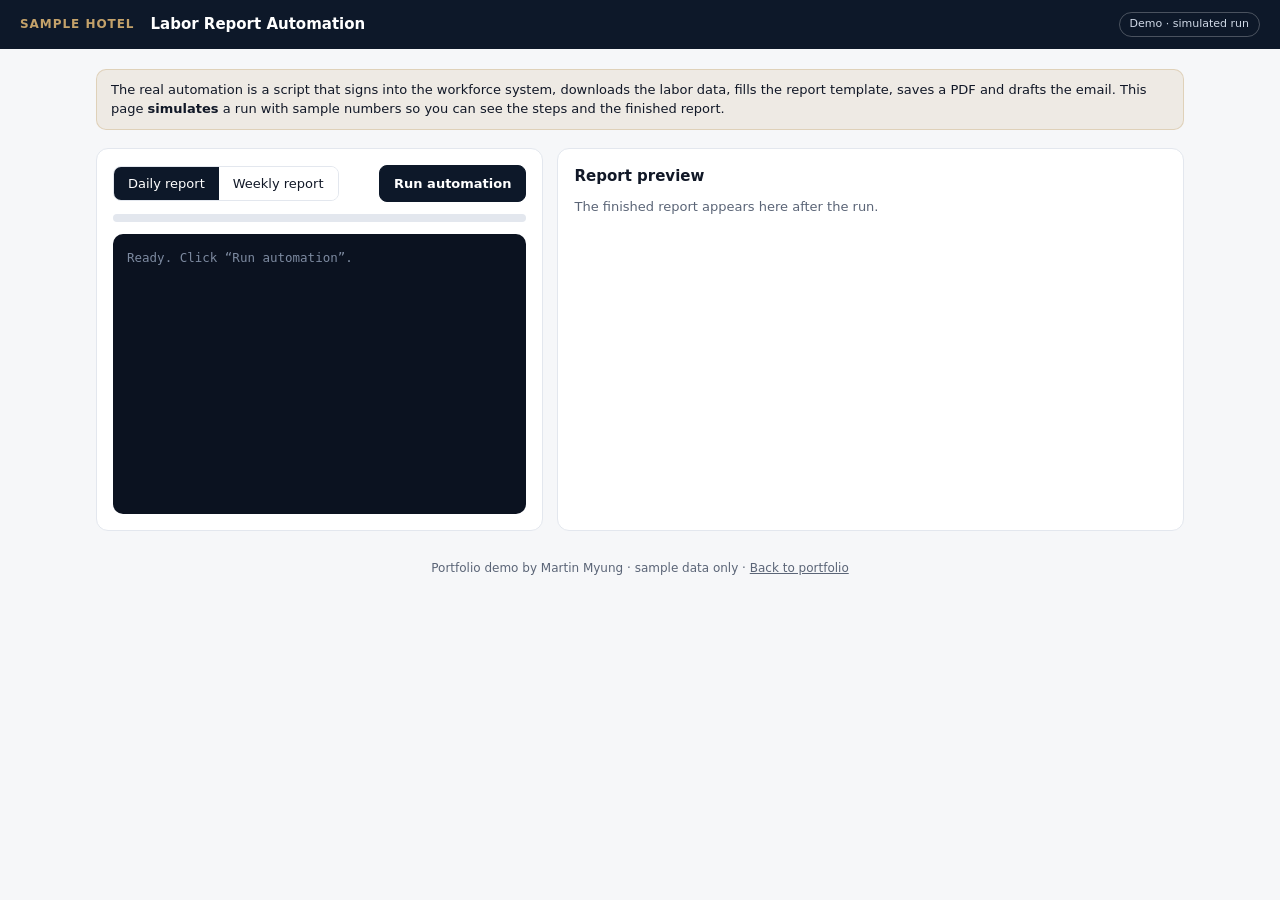
<file: labor-report.html>
<!doctype html>
<html lang="en">
<head>
<meta charset="utf-8">
<meta name="viewport" content="width=device-width, initial-scale=1">
<title>Labor Report Automation Demo</title>
<script>try{if(localStorage.getItem("theme")==="dark")document.documentElement.dataset.theme="dark"}catch(e){}</script>
<link rel="stylesheet" href="demo.css?v=4">
<style>
  .two { grid-template-columns: 1fr 1.4fr; }
  @media (max-width: 860px) { .two { grid-template-columns: 1fr; } }
  .console { background: #0b1220; color: #cfe3d6; font-family: ui-monospace, Menlo, Consolas, monospace; font-size: 12.5px; border-radius: 10px; padding: 14px; min-height: 280px; white-space: pre-wrap; line-height: 1.6; }
  .console .ok { color: #6fd39a; } .console .dim { color: #7d8aa0; }
  .progress { height: 8px; background: var(--line); border-radius: 999px; overflow: hidden; margin: 12px 0; }
  .progress div { height: 100%; width: 0; background: var(--gold); transition: width .3s; }
  .email { border: 1px solid var(--line); border-radius: 10px; padding: 12px; font-size: 13px; margin-top: 12px; }
  .email .h { color: var(--muted); font-size: 12px; }
  .seg { display: inline-flex; border: 1px solid var(--line); border-radius: 8px; overflow: hidden; }
  .seg button { font: inherit; font-size: 13px; padding: 7px 14px; border: 0; background: var(--card); color: var(--fg); cursor: pointer; }
  .seg button.on { background: var(--navy); color: #fff; }
</style>
</head>
<body>
<div class="top">
  <span class="brand">Sample Hotel</span>
  <span class="title">Labor Report Automation</span>
  <span class="badge">Demo · simulated run</span>
</div>
<div class="wrap">
  <div class="note">The real automation is a script that signs into the workforce system, downloads the labor data, fills the report template, saves a PDF and drafts the email. This page <b>simulates</b> a run with sample numbers so you can see the steps and the finished report.</div>
  <div class="grid two">
    <div class="card">
      <div class="row" style="justify-content:space-between">
        <div class="seg"><button class="on" data-m="daily">Daily report</button><button data-m="weekly">Weekly report</button></div>
        <button class="btn primary" id="run">Run automation</button>
      </div>
      <div class="progress"><div id="bar"></div></div>
      <div class="console" id="log"><span class="dim">Ready. Click “Run automation”.</span></div>
    </div>
    <div class="card">
      <h2 id="rep-title">Report preview</h2>
      <div id="report" class="muted" style="font-size:13px">The finished report appears here after the run.</div>
      <div id="email"></div>
    </div>
  </div>
  <p class="foot">Portfolio demo by Martin Myung · sample data only · <a href="index.html#work">Back to portfolio</a></p>
</div>
<script>
const DEPTS = [
  ['Front Office', 210, 198], ['Housekeeping', 640, 668], ['Engineering', 120, 116], ['Restaurant', 180, 171],
  ['Banquets', 260, 289], ['Kitchen', 310, 302], ['Security', 96, 96], ['Guest Services', 72, 70],
];
let mode = 'daily';
const $ = id => document.getElementById(id);
document.querySelectorAll('.seg button').forEach(b => b.onclick = () => { document.querySelectorAll('.seg button').forEach(x => x.classList.toggle('on', x === b)); mode = b.dataset.m; });
const STEPS = m => [
  ['Opening workforce system (headless browser)', 600], ['Signing in with saved session', 500],
  [`Downloading ${m === 'daily' ? 'daily + month-to-date' : 'week-ending'} labor summary`, 900], ['Reading 2 Excel exports', 500],
  ['Filling report template (manual calc mode)', 800], ['Recalculating workbook', 500], ['Exporting report to PDF', 700],
  ['Creating email draft (not sent)', 500], ['Cleaning up downloads', 300],
];
$('run').onclick = async () => {
  $('run').disabled = true; $('report').innerHTML = '<span class="muted">Working…</span>'; $('email').innerHTML = '';
  const log = $('log'); log.innerHTML = ''; const steps = STEPS(mode); const t0 = Date.now();
  for (let i = 0; i < steps.length; i++) {
    const ts = ((Date.now() - t0) / 1000).toFixed(1).padStart(5, ' ');
    log.innerHTML += `<span class="dim">[${ts}s]</span> ${steps[i][0]} … `;
    await new Promise(r => setTimeout(r, steps[i][1]));
    log.innerHTML += '<span class="ok">done</span>\n'; $('bar').style.width = ((i + 1) / steps.length * 100) + '%';
  }
  log.innerHTML += `\n<span class="ok">✓ Finished in ${((Date.now() - t0) / 1000).toFixed(1)}s</span> <span class="dim">(by hand: ~${mode === 'daily' ? '10' : '25'} min)</span>`;
  showReport(); $('run').disabled = false;
};
function showReport() {
  const f = mode === 'daily' ? 1 : 7;
  let tb = 0, ta = 0;
  const rows = DEPTS.map(([d, b, a]) => { b *= f; a *= f; tb += b; ta += a; const v = a - b, p = v / b * 100;
    return `<tr><td>${d}</td><td class="num">${b.toLocaleString()}</td><td class="num">${a.toLocaleString()}</td><td class="num">${v > 0 ? '+' : ''}${v.toLocaleString()}</td><td><span class="pill ${p > 3 ? 'bad' : p < -3 ? 'good' : 'neutral'}">${p > 0 ? '+' : ''}${p.toFixed(1)}%</span></td></tr>`; }).join('');
  const date = new Date(); const label = mode === 'daily' ? date.toLocaleDateString(undefined, { month: 'short', day: 'numeric' }) : 'week ending ' + date.toLocaleDateString(undefined, { month: 'short', day: 'numeric' });
  $('rep-title').textContent = (mode === 'daily' ? 'Daily' : 'Weekly') + ' labor report · ' + label;
  $('report').innerHTML = `<div class="table-wrap"><table><tr><th>Department</th><th class="num">Budget hrs</th><th class="num">Actual hrs</th><th class="num">Variance</th><th>vs budget</th></tr>${rows}
    <tr><td><b>Total</b></td><td class="num"><b>${tb.toLocaleString()}</b></td><td class="num"><b>${ta.toLocaleString()}</b></td><td class="num"><b>${ta - tb > 0 ? '+' : ''}${(ta - tb).toLocaleString()}</b></td><td></td></tr></table></div>`;
  $('email').innerHTML = `<div class="email"><div class="h">Draft · To: Department Heads · Subject: ${mode === 'daily' ? 'Daily' : 'Weekly'} Labor Report — ${label}</div>
    <p style="margin-top:8px">Good morning team, attached is the ${mode} labor report. Housekeeping and Banquets ran over budget hours; everyone else is at or under. Let me know if you have questions.</p>
    <p class="h" style="margin-top:8px">📎 Labor_Report_${mode}.pdf</p></div>`;
}
</script>
</body>
</html>
</file>
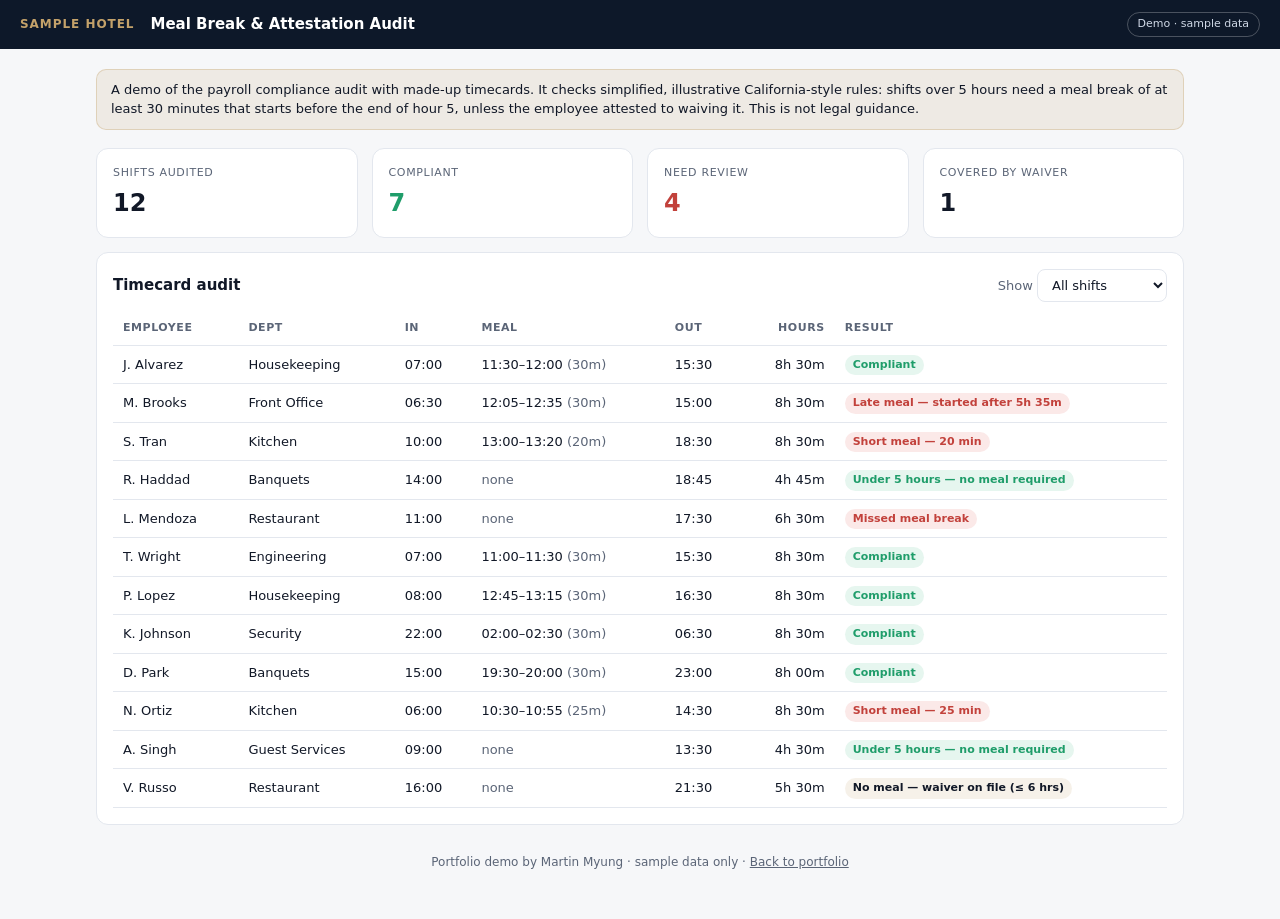
<file: meal-break-audit.html>
<!doctype html>
<html lang="en">
<head>
<meta charset="utf-8">
<meta name="viewport" content="width=device-width, initial-scale=1">
<title>Meal Break Audit Demo</title>
<script>try{if(localStorage.getItem("theme")==="dark")document.documentElement.dataset.theme="dark"}catch(e){}</script>
<link rel="stylesheet" href="demo.css?v=4">
</head>
<body>
<div class="top">
  <span class="brand">Sample Hotel</span>
  <span class="title">Meal Break &amp; Attestation Audit</span>
  <span class="badge">Demo · sample data</span>
</div>
<div class="wrap">
  <div class="note">A demo of the payroll compliance audit with made-up timecards. It checks simplified, illustrative California-style rules: shifts over 5 hours need a meal break of at least 30 minutes that starts before the end of hour 5, unless the employee attested to waiving it. This is not legal guidance.</div>
  <div class="grid kpis">
    <div class="card kpi"><div class="label">Shifts audited</div><div class="value" id="k1"></div></div>
    <div class="card kpi"><div class="label">Compliant</div><div class="value" id="k2" style="color:var(--good)"></div></div>
    <div class="card kpi"><div class="label">Need review</div><div class="value" id="k3" style="color:var(--bad)"></div></div>
    <div class="card kpi"><div class="label">Covered by waiver</div><div class="value" id="k4"></div></div>
  </div>
  <div class="card">
    <div class="row" style="justify-content:space-between;margin-bottom:10px">
      <h2 style="margin:0">Timecard audit</h2>
      <div class="row"><label class="muted" style="font-size:13px">Show <select id="f"><option value="all">All shifts</option><option value="issue">Needs review</option><option value="ok">Compliant</option></select></label></div>
    </div>
    <div class="table-wrap"><table id="t"></table></div>
  </div>
  <p class="foot">Portfolio demo by Martin Myung · sample data only · <a href="index.html#work">Back to portfolio</a></p>
</div>
<script>
// name, dept, in, mealOut, mealIn, out, waiver
const SHIFTS = [
  ['J. Alvarez','Housekeeping','07:00','11:30','12:00','15:30',false],
  ['M. Brooks','Front Office','06:30','12:05','12:35','15:00',false],
  ['S. Tran','Kitchen','10:00','13:00','13:20','18:30',false],
  ['R. Haddad','Banquets','14:00','','','18:45',true],
  ['L. Mendoza','Restaurant','11:00','','','17:30',false],
  ['T. Wright','Engineering','07:00','11:00','11:30','15:30',false],
  ['P. Lopez','Housekeeping','08:00','12:45','13:15','16:30',false],
  ['K. Johnson','Security','22:00','02:00','02:30','06:30',false],
  ['D. Park','Banquets','15:00','19:30','20:00','23:00',false],
  ['N. Ortiz','Kitchen','06:00','10:30','10:55','14:30',false],
  ['A. Singh','Guest Services','09:00','','','13:30',false],
  ['V. Russo','Restaurant','16:00','','','21:30',true],
];
const mins = t => { const [h, m] = t.split(':').map(Number); return h * 60 + m; };
const span = (a, b) => { let d = mins(b) - mins(a); return d < 0 ? d + 1440 : d; };
const hm = m => `${Math.floor(m / 60)}h ${String(m % 60).padStart(2, '0')}m`;
const rows = SHIFTS.map(([name, dept, tin, mo, mi, tout, waiver]) => {
  const total = span(tin, tout); const meal = mo ? span(mo, mi) : 0; const start = mo ? span(tin, mo) : null;
  let status = 'ok', note = 'Compliant';
  if (total <= 300) note = 'Under 5 hours — no meal required';
  else if (!mo && waiver && total <= 360) { status = 'waiver'; note = 'No meal — waiver on file (≤ 6 hrs)'; }
  else if (!mo) { status = 'issue'; note = 'Missed meal break'; }
  else if (start > 300) { status = 'issue'; note = `Late meal — started after ${hm(start)}`; }
  else if (meal < 30) { status = 'issue'; note = `Short meal — ${meal} min`; }
  return { name, dept, tin, tout, mo, mi, total, meal, status, note };
});
const $ = id => document.getElementById(id);
$('k1').textContent = rows.length; $('k2').textContent = rows.filter(r => r.status === 'ok').length;
$('k3').textContent = rows.filter(r => r.status === 'issue').length; $('k4').textContent = rows.filter(r => r.status === 'waiver').length;
function draw() {
  const f = $('f').value;
  const list = rows.filter(r => f === 'all' || (f === 'issue' ? r.status === 'issue' : r.status !== 'issue'));
  $('t').innerHTML = '<tr><th>Employee</th><th>Dept</th><th>In</th><th>Meal</th><th>Out</th><th class="num">Hours</th><th>Result</th></tr>' +
    list.map(r => `<tr><td>${r.name}</td><td>${r.dept}</td><td>${r.tin}</td><td>${r.mo ? `${r.mo}–${r.mi} <span class="muted">(${r.meal}m)</span>` : '<span class="muted">none</span>'}</td><td>${r.tout}</td><td class="num">${hm(r.total)}</td>
      <td><span class="pill ${r.status === 'issue' ? 'bad' : r.status === 'waiver' ? 'neutral' : 'good'}">${r.note}</span></td></tr>`).join('');
}
$('f').onchange = draw; draw();
</script>
</body>
</html>
</file>
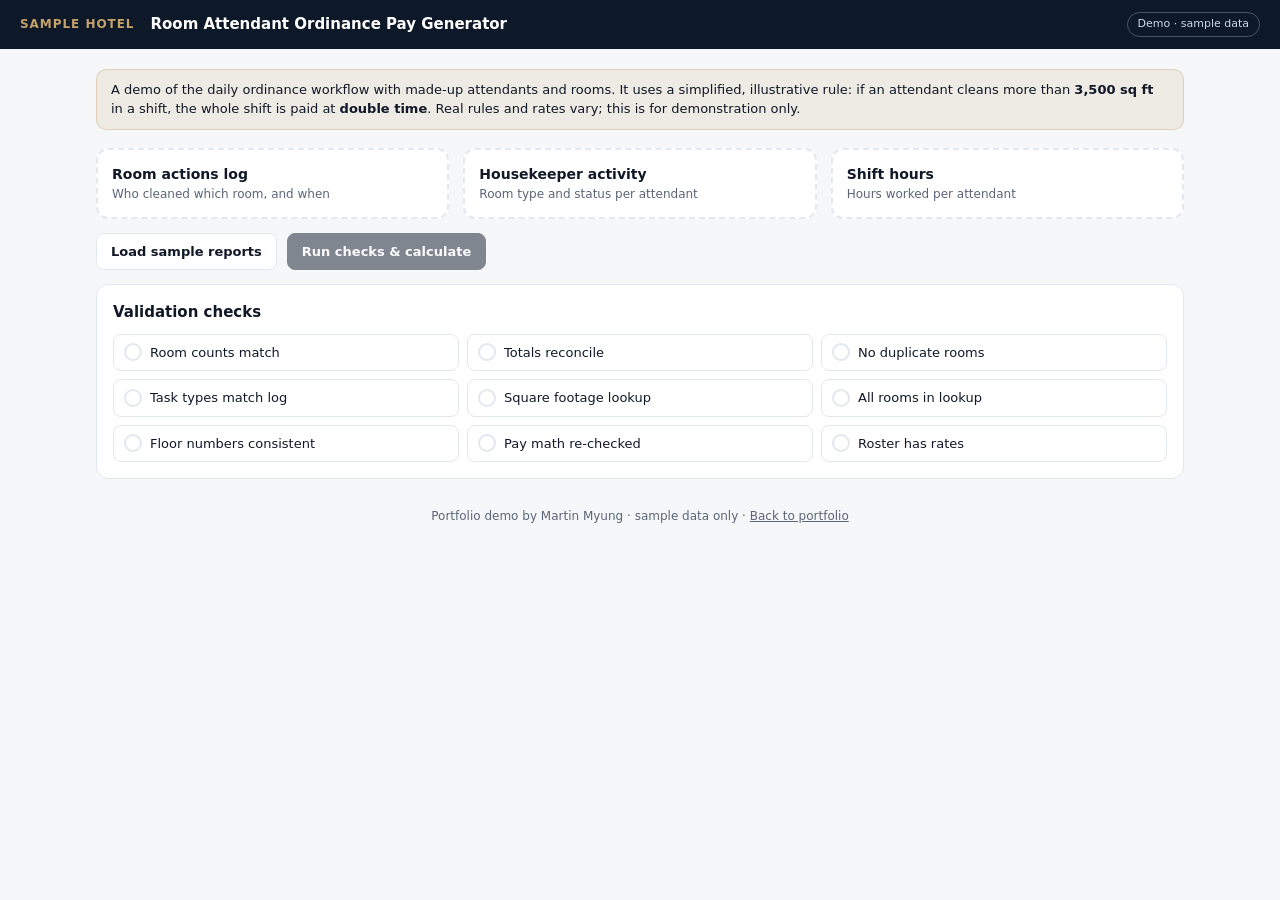
<file: ordinance.html>
<!doctype html>
<html lang="en">
<head>
<meta charset="utf-8">
<meta name="viewport" content="width=device-width, initial-scale=1">
<title>Ordinance Pay Generator Demo</title>
<script>try{if(localStorage.getItem("theme")==="dark")document.documentElement.dataset.theme="dark"}catch(e){}</script>
<link rel="stylesheet" href="demo.css?v=4">
<style>
  .files { grid-template-columns: repeat(3, 1fr); margin-bottom: 14px; }
  @media (max-width: 760px) { .files { grid-template-columns: 1fr; } }
  .file { border: 2px dashed var(--line); border-radius: 12px; padding: 14px; background: var(--card); }
  .file.loaded { border-style: solid; border-color: var(--good); }
  .file .t { font-weight: 600; }
  .file .s { font-size: 12px; color: var(--muted); }
  .checks { display: grid; grid-template-columns: repeat(3, 1fr); gap: 8px; }
  @media (max-width: 760px) { .checks { grid-template-columns: 1fr; } }
  .check { display: flex; gap: 8px; align-items: center; padding: 8px 10px; border: 1px solid var(--line); border-radius: 8px; font-size: 13px; background: var(--card); }
  .dot { width: 18px; height: 18px; border-radius: 50%; border: 2px solid var(--line); flex: none; display: grid; place-items: center; font-size: 11px; color: #fff; }
  .dot.run { border-color: var(--gold); border-top-color: transparent; animation: spin .7s linear infinite; }
  .dot.pass { background: var(--good); border-color: var(--good); }
  .dot.warn { background: var(--warn); border-color: var(--warn); }
  @keyframes spin { to { transform: rotate(360deg); } }
  tr.over td { background: var(--warn-bg); }
</style>
</head>
<body>
<div class="top">
  <span class="brand">Sample Hotel</span>
  <span class="title">Room Attendant Ordinance Pay Generator</span>
  <span class="badge">Demo · sample data</span>
</div>
<div class="wrap">
  <div class="note">A demo of the daily ordinance workflow with made-up attendants and rooms. It uses a simplified, illustrative rule: if an attendant cleans more than <b>3,500 sq ft</b> in a shift, the whole shift is paid at <b>double time</b>. Real rules and rates vary; this is for demonstration only.</div>

  <div class="grid files">
    <div class="file" id="f1"><div class="t">Room actions log</div><div class="s">Who cleaned which room, and when</div></div>
    <div class="file" id="f2"><div class="t">Housekeeper activity</div><div class="s">Room type and status per attendant</div></div>
    <div class="file" id="f3"><div class="t">Shift hours</div><div class="s">Hours worked per attendant</div></div>
  </div>
  <div class="row" style="margin-bottom:14px">
    <button class="btn" id="load">Load sample reports</button>
    <button class="btn primary" id="run" disabled>Run checks &amp; calculate</button>
    <span class="muted" id="status" style="font-size:13px"></span>
  </div>

  <div class="card" style="margin-bottom:14px">
    <h2>Validation checks</h2>
    <div class="checks" id="checks"></div>
  </div>

  <div class="grid kpis" id="kpis" hidden>
    <div class="card kpi"><div class="label">Attendants</div><div class="value" id="k1"></div></div>
    <div class="card kpi"><div class="label">Rooms cleaned</div><div class="value" id="k2"></div></div>
    <div class="card kpi"><div class="label">Over the limit</div><div class="value" id="k3"></div></div>
    <div class="card kpi"><div class="label">Ordinance premium</div><div class="value" id="k4"></div></div>
  </div>
  <div class="card" id="results" hidden>
    <div class="row" style="justify-content:space-between;margin-bottom:8px"><h2 style="margin:0">Payroll summary</h2><button class="btn" id="csv">Download CSV</button></div>
    <div class="table-wrap"><table id="table"></table></div>
    <p class="muted" style="font-size:12px;margin-top:8px" id="flags"></p>
  </div>
  <p class="foot">Portfolio demo by Martin Myung · sample data only · <a href="index.html#work">Back to portfolio</a></p>
</div>
<script>
const LIMIT = 3500, RATE = 22.5;
const SQFT = { K: 330, QQ: 360, S: 520, ADA: 410 };
const ATT = [
  { name: 'A. Rivera', hours: 8,   rooms: 'K K QQ K QQ K S K QQ K' },
  { name: 'B. Chen',   hours: 8,   rooms: 'QQ QQ K K QQ K K QQ' },
  { name: 'C. Okafor', hours: 7.5, rooms: 'K S S K QQ K QQ' },
  { name: 'D. Nguyen', hours: 8,   rooms: 'K K K QQ QQ K ADA K QQ K QQ' },
  { name: 'E. Silva',  hours: 8,   rooms: 'QQ K QQ K K QQ K QQ K' },
  { name: 'F. Patel',  hours: 6,   rooms: 'K QQ K K QQ' },
  { name: 'G. Morales',hours: 8,   rooms: 'S K QQ K S K QQ K' },
  { name: 'H. Kim',    hours: 8,   rooms: 'K QQ K QQ K QQ K QQ K QQ' },
];
const CHECKS = [
  ['Room counts match', 'pass'], ['Totals reconcile', 'pass'], ['No duplicate rooms', 'warn'],
  ['Task types match log', 'pass'], ['Square footage lookup', 'pass'], ['All rooms in lookup', 'pass'],
  ['Floor numbers consistent', 'pass'], ['Pay math re-checked', 'pass'], ['Roster has rates', 'pass'],
];
const $ = id => document.getElementById(id);
$('checks').innerHTML = CHECKS.map((c, i) => `<div class="check"><span class="dot" id="c${i}"></span>${c[0]}</div>`).join('');
$('load').onclick = () => { ['f1', 'f2', 'f3'].forEach((f, i) => setTimeout(() => { $(f).classList.add('loaded'); $(f).querySelector('.s').textContent = 'Sample file loaded ✓'; if (i === 2) { $('run').disabled = false; $('status').textContent = 'All 3 reports loaded.'; } }, i * 250)); $('load').disabled = true; };
let rows = [];
$('run').onclick = () => {
  $('run').disabled = true; $('status').textContent = 'Running checks…';
  CHECKS.forEach((c, i) => { const d = $('c' + i); setTimeout(() => d.className = 'dot run', i * 220); setTimeout(() => { d.className = 'dot ' + c[1]; d.textContent = c[1] === 'pass' ? '✓' : '!'; }, i * 220 + 200); });
  setTimeout(calc, CHECKS.length * 220 + 300);
};
function calc() {
  rows = ATT.map(a => { const r = a.rooms.split(' '); const sq = r.reduce((s, t) => s + SQFT[t], 0); const over = sq > LIMIT;
    const base = a.hours * RATE; const premium = over ? base : 0; return { ...a, n: r.length, sq, over, base, premium }; });
  let h = '<tr><th>Attendant</th><th class="num">Rooms</th><th class="num">Sq ft</th><th class="num">Hours</th><th class="num">Base pay</th><th class="num">Premium</th><th>Status</th></tr>';
  rows.forEach(r => h += `<tr class="${r.over ? 'over' : ''}"><td>${r.name}</td><td class="num">${r.n}</td><td class="num">${r.sq.toLocaleString()}</td><td class="num">${r.hours}</td><td class="num">$${r.base.toFixed(2)}</td><td class="num">${r.premium ? '$' + r.premium.toFixed(2) : '—'}</td><td>${r.over ? '<span class="pill warn">Over limit</span>' : '<span class="pill good">Within limit</span>'}</td></tr>`);
  $('table').innerHTML = h;
  $('k1').textContent = rows.length; $('k2').textContent = rows.reduce((s, r) => s + r.n, 0);
  $('k3').textContent = rows.filter(r => r.over).length; $('k4').textContent = '$' + rows.reduce((s, r) => s + r.premium, 0).toFixed(2);
  $('flags').textContent = 'Flag for review: room 512 appears for two attendants in the actions log (check 3). Fix the source report or confirm before sending to payroll.';
  $('kpis').hidden = false; $('results').hidden = false; $('status').textContent = 'Done — 8 checks passed, 1 needs review.';
}
$('csv').onclick = () => {
  const csv = ['Attendant,Rooms,SqFt,Hours,BasePay,Premium', ...rows.map(r => [r.name, r.n, r.sq, r.hours, r.base.toFixed(2), r.premium.toFixed(2)].join(','))].join('\n');
  const a = document.createElement('a'); a.href = URL.createObjectURL(new Blob([csv], { type: 'text/csv' })); a.download = 'sample-ordinance-summary.csv'; a.click();
};
</script>
</body>
</html>
</file>
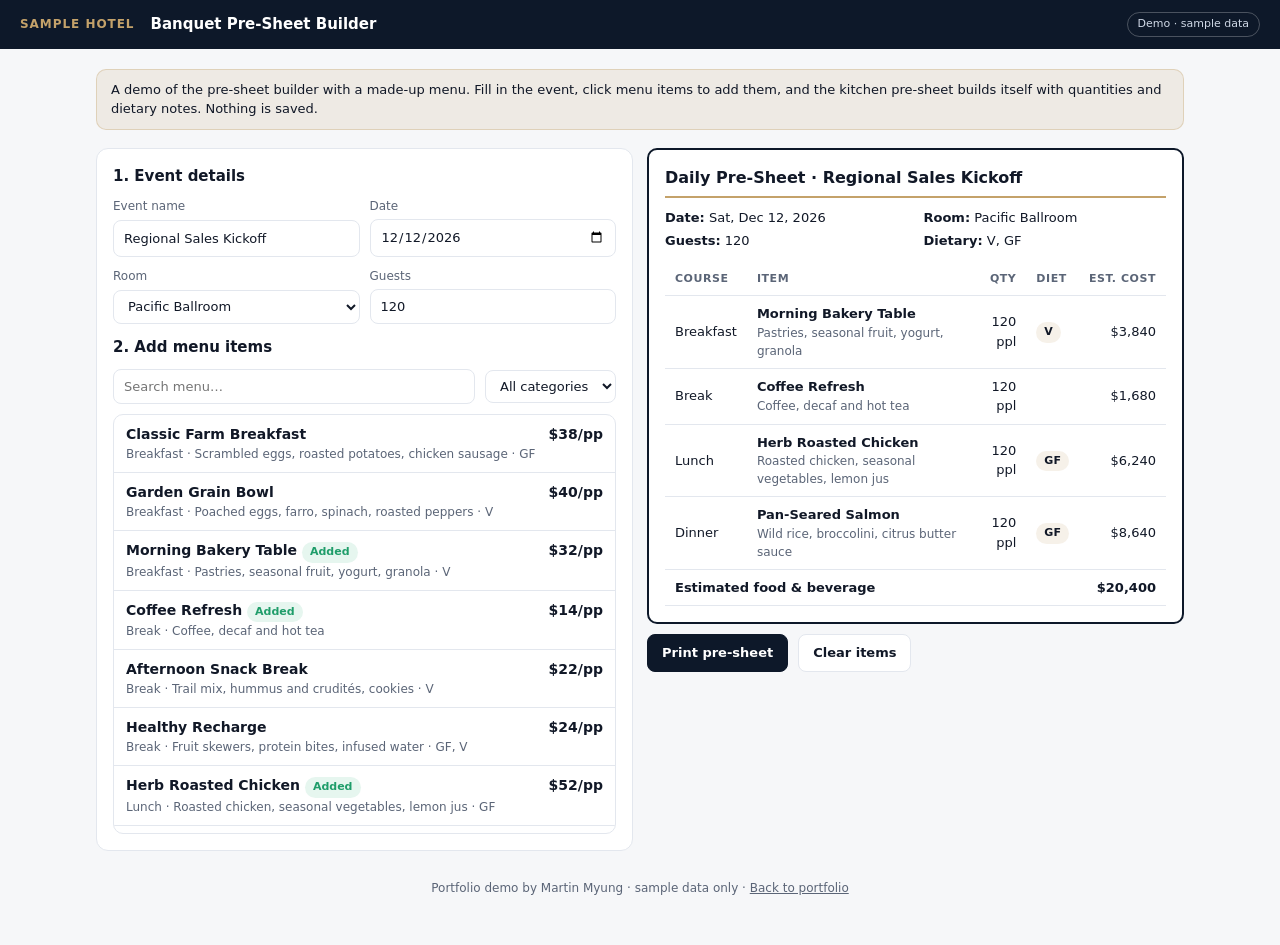
<file: presheet.html>
<!doctype html>
<html lang="en">
<head>
<meta charset="utf-8">
<meta name="viewport" content="width=device-width, initial-scale=1">
<title>Pre-Sheet Builder Demo</title>
<script>try{if(localStorage.getItem("theme")==="dark")document.documentElement.dataset.theme="dark"}catch(e){}</script>
<link rel="stylesheet" href="demo.css?v=4">
<style>
  .two { grid-template-columns: 1fr 1fr; }
  @media (max-width: 860px) { .two { grid-template-columns: 1fr; } }
  .form { display: grid; grid-template-columns: 1fr 1fr; gap: 10px; margin-bottom: 12px; }
  .form label { display: grid; gap: 4px; font-size: 12px; color: var(--muted); }
  .menu-list { max-height: 420px; overflow-y: auto; border: 1px solid var(--line); border-radius: 10px; }
  .item { display: flex; gap: 10px; padding: 9px 12px; border-bottom: 1px solid var(--line); cursor: pointer; align-items: flex-start; }
  .item:last-child { border-bottom: 0; }
  .item:hover { background: var(--gold-dim); }
  .item .name { font-weight: 600; }
  .item .desc { font-size: 12px; color: var(--muted); }
  .item .price { margin-left: auto; font-weight: 700; white-space: nowrap; }
  .sheet { border: 2px solid var(--navy); border-radius: 10px; padding: 16px; background: var(--card); }
  .sheet h3 { font-size: 16px; border-bottom: 2px solid var(--gold); padding-bottom: 6px; margin-bottom: 10px; }
  .meta { display: grid; grid-template-columns: repeat(2, 1fr); gap: 4px 16px; font-size: 13px; margin-bottom: 12px; }
  .empty { color: var(--muted); font-size: 13px; padding: 20px 0; text-align: center; }
  @media print { .top, .note, .builder, .foot, .no-print { display: none !important; } .two { grid-template-columns: 1fr; } }
</style>
</head>
<body>
<div class="top">
  <span class="brand">Sample Hotel</span>
  <span class="title">Banquet Pre-Sheet Builder</span>
  <span class="badge">Demo · sample data</span>
</div>
<div class="wrap">
  <div class="note">A demo of the pre-sheet builder with a made-up menu. Fill in the event, click menu items to add them, and the kitchen pre-sheet builds itself with quantities and dietary notes. Nothing is saved.</div>
  <div class="grid two">
    <div class="card builder">
      <h2>1. Event details</h2>
      <div class="form">
        <label>Event name <input id="ev-name" value="Regional Sales Kickoff"></label>
        <label>Date <input id="ev-date" type="date"></label>
        <label>Room <select id="ev-room"><option>Pacific Ballroom</option><option>Garden Terrace</option><option>Summit Room</option><option>Harbor Suite</option></select></label>
        <label>Guests <input id="ev-guests" type="number" min="1" value="120"></label>
      </div>
      <h2>2. Add menu items</h2>
      <div class="row" style="margin-bottom:10px">
        <input id="q" placeholder="Search menu…" style="flex:1;min-width:140px">
        <select id="cat"></select>
      </div>
      <div class="menu-list" id="menu"></div>
    </div>
    <div>
      <div class="sheet" id="sheet"></div>
      <div class="row no-print" style="margin-top:10px">
        <button class="btn primary" onclick="window.print()">Print pre-sheet</button>
        <button class="btn" id="clear">Clear items</button>
      </div>
    </div>
  </div>
  <p class="foot">Portfolio demo by Martin Myung · sample data only · <a href="index.html#work">Back to portfolio</a></p>
</div>
<script>
const MENU = [
  ['Breakfast','Classic Farm Breakfast','Scrambled eggs, roasted potatoes, chicken sausage','38','pp','GF'],
  ['Breakfast','Garden Grain Bowl','Poached eggs, farro, spinach, roasted peppers','40','pp','V'],
  ['Breakfast','Morning Bakery Table','Pastries, seasonal fruit, yogurt, granola','32','pp','V'],
  ['Break','Coffee Refresh','Coffee, decaf and hot tea','14','pp',''],
  ['Break','Afternoon Snack Break','Trail mix, hummus and crudités, cookies','22','pp','V'],
  ['Break','Healthy Recharge','Fruit skewers, protein bites, infused water','24','pp','GF, V'],
  ['Lunch','Herb Roasted Chicken','Roasted chicken, seasonal vegetables, lemon jus','52','pp','GF'],
  ['Lunch','Mediterranean Salad','Romaine, olives, feta, chickpeas, oregano dressing','44','pp','V'],
  ['Lunch','Deli Lunch Buffet','Build-your-own sandwiches, two salads, cookies','56','pp',''],
  ['Lunch','Street Taco Buffet','Chicken and vegetable tacos, rice, beans, salsas','58','pp',''],
  ['Dinner','Braised Short Rib','Whipped potatoes, glazed carrots','78','pp','GF'],
  ['Dinner','Pan-Seared Salmon','Wild rice, broccolini, citrus butter sauce','72','pp','GF'],
  ['Dinner','Wild Mushroom Risotto','Mixed mushrooms, parmesan, truffle oil','62','pp','V, GF'],
  ['Reception','Caprese Skewers','Mozzarella, cherry tomato, basil','6','pc','V, GF'],
  ['Reception','Mini Crab Cakes','Remoulade, micro greens','8','pc',''],
  ['Reception','Cheese & Charcuterie','Assorted cheeses, cured meats, crackers','26','pp',''],
  ['Bar','House Wine','Red, white and sparkling','12','drink',''],
  ['Bar','Premium Cocktails','Premium spirits and mixers','16','drink',''],
].map((r, i) => ({ id: i, cat: r[0], name: r[1], desc: r[2], price: +r[3], unit: r[4], diet: r[5] }));
const PER_GUEST = { pp: 1, pc: 3, drink: 2 };
let chosen = [];
const $ = id => document.getElementById(id);
$('ev-date').valueAsDate = new Date(Date.now() + 7 * 864e5);
$('cat').innerHTML = '<option value="">All categories</option>' + [...new Set(MENU.map(m => m.cat))].map(c => `<option>${c}</option>`).join('');
function drawMenu() {
  const q = $('q').value.toLowerCase(), c = $('cat').value;
  const list = MENU.filter(m => (!c || m.cat === c) && (m.name + m.desc).toLowerCase().includes(q));
  $('menu').innerHTML = list.map(m => `<div class="item" data-id="${m.id}"><div><div class="name">${m.name} ${chosen.includes(m.id) ? '<span class="pill good">Added</span>' : ''}</div>
    <div class="desc">${m.cat} · ${m.desc}${m.diet ? ' · ' + m.diet : ''}</div></div><div class="price">$${m.price}/${m.unit}</div></div>`).join('') || '<div class="empty">No matches</div>';
}
function drawSheet() {
  const g = Math.max(1, parseInt($('ev-guests').value) || 1);
  const d = $('ev-date').value ? new Date($('ev-date').value + 'T12:00').toLocaleDateString(undefined, { weekday: 'short', month: 'short', day: 'numeric', year: 'numeric' }) : '—';
  const items = chosen.map(id => MENU[id]);
  let total = 0;
  const rows = items.map(m => { const qty = g * PER_GUEST[m.unit]; const cost = qty * m.price; total += cost;
    return `<tr><td>${m.cat}</td><td><b>${m.name}</b><div class="muted" style="font-size:12px">${m.desc}</div></td><td class="num">${qty.toLocaleString()} ${m.unit === 'pp' ? 'ppl' : m.unit === 'pc' ? 'pcs' : 'drinks'}</td><td>${m.diet ? `<span class="pill neutral">${m.diet}</span>` : ''}</td><td class="num">$${cost.toLocaleString()}</td></tr>`; }).join('');
  const diet = [...new Set(items.flatMap(m => m.diet ? m.diet.split(', ') : []))];
  $('sheet').innerHTML = `<h3>Daily Pre-Sheet · ${$('ev-name').value || 'Untitled event'}</h3>
    <div class="meta"><span><b>Date:</b> ${d}</span><span><b>Room:</b> ${$('ev-room').value}</span><span><b>Guests:</b> ${g}</span><span><b>Dietary:</b> ${diet.join(', ') || 'None noted'}</span></div>
    ${items.length ? `<div class="table-wrap"><table><tr><th>Course</th><th>Item</th><th class="num">Qty</th><th>Diet</th><th class="num">Est. cost</th></tr>${rows}
    <tr><td colspan="4"><b>Estimated food &amp; beverage</b></td><td class="num"><b>$${total.toLocaleString()}</b></td></tr></table></div>` : '<div class="empty">Click menu items on the left to build the sheet.</div>'}`;
}
$('menu').addEventListener('click', e => { const it = e.target.closest('.item'); if (!it) return; const id = +it.dataset.id;
  chosen = chosen.includes(id) ? chosen.filter(x => x !== id) : [...chosen, id]; drawMenu(); drawSheet(); });
['q', 'cat'].forEach(id => $(id).addEventListener('input', drawMenu));
['ev-name', 'ev-date', 'ev-room', 'ev-guests'].forEach(id => $(id).addEventListener('input', drawSheet));
$('clear').addEventListener('click', () => { chosen = []; drawMenu(); drawSheet(); });
chosen = [2, 3, 6, 11];
drawMenu(); drawSheet();
</script>
</body>
</html>
</file>
<file: demo.css>
/* Shared styles for portfolio demos (sample data only) */
:root {
  --navy: #0d1829; --navy-2: #16233a; --gold: #c4a26a; --gold-dim: rgba(196,162,106,.15);
  --bg: #f6f7f9; --card: #ffffff; --fg: #111827; --muted: #5b6577; --line: #e3e7ee;
  --good: #1f9d6a; --good-bg: #e6f6ef; --warn: #b7791f; --warn-bg: #fdf3e1; --bad: #c2413b; --bad-bg: #fbe9e8;
  --blue: #3b6fd8; --teal: #1aa6a0; --violet: #7c5cd6; --orange: #e0823d; --pink: #d6577f;
}
/* Dark only when the visitor chose dark on the main portfolio page */
:root[data-theme="dark"] {
  --bg: #0b1220; --card: #121c2e; --fg: #e3e9f2; --muted: #93a0b5; --line: #24324a;
  --good-bg: #123327; --warn-bg: #3a2c12; --bad-bg: #3a1716; --gold-dim: rgba(196,162,106,.18);
}
* { box-sizing: border-box; margin: 0; padding: 0; }
body { font-family: Inter, system-ui, -apple-system, "Segoe UI", sans-serif; background: var(--bg); color: var(--fg); font-size: 14px; line-height: 1.5; }
.top { background: var(--navy); color: #fff; display: flex; align-items: center; gap: 16px; padding: 12px 20px; flex-wrap: wrap; }
.top .brand { font-weight: 700; letter-spacing: .08em; font-size: 12px; color: var(--gold); text-transform: uppercase; }
.top .title { font-weight: 600; font-size: 15px; }
.top .badge { margin-left: auto; font-size: 11px; border: 1px solid rgba(255,255,255,.25); border-radius: 999px; padding: 3px 10px; color: #cfd8e6; }
.wrap { max-width: 1120px; margin: 0 auto; padding: 20px 16px 48px; }
.note { background: var(--gold-dim); border: 1px solid rgba(196,162,106,.35); color: var(--fg); border-radius: 10px; padding: 10px 14px; font-size: 13px; margin-bottom: 18px; }
.card { background: var(--card); border: 1px solid var(--line); border-radius: 12px; padding: 16px; }
.grid { display: grid; gap: 14px; }
.kpis { grid-template-columns: repeat(4, 1fr); margin-bottom: 14px; }
@media (max-width: 760px) { .kpis { grid-template-columns: repeat(2, 1fr); } }
.kpi .label { font-size: 11px; text-transform: uppercase; letter-spacing: .06em; color: var(--muted); }
.kpi .value { font-size: 24px; font-weight: 700; margin-top: 4px; font-variant-numeric: tabular-nums; }
.kpi .sub { font-size: 12px; color: var(--muted); }
h2 { font-size: 15px; font-weight: 700; margin-bottom: 10px; }
.muted { color: var(--muted); }
.row { display: flex; gap: 10px; align-items: center; flex-wrap: wrap; }
.btn { font: inherit; font-weight: 600; font-size: 13px; border-radius: 8px; padding: 8px 14px; border: 1px solid var(--line); background: var(--card); color: var(--fg); cursor: pointer; }
.btn:hover { border-color: var(--gold); }
.btn.primary { background: var(--navy); color: #fff; border-color: var(--navy); }
.btn.primary:hover { background: var(--navy-2); }
.btn:disabled { opacity: .5; cursor: default; }
select, input { font: inherit; font-size: 13px; padding: 7px 10px; border-radius: 8px; border: 1px solid var(--line); background: var(--card); color: var(--fg); }
.tabs { display: flex; gap: 4px; border-bottom: 1px solid var(--line); margin-bottom: 14px; overflow-x: auto; }
.tab { font: inherit; font-weight: 600; font-size: 13px; padding: 9px 14px; border: 0; background: none; color: var(--muted); border-bottom: 2px solid transparent; cursor: pointer; white-space: nowrap; }
.tab.active { color: var(--fg); border-bottom-color: var(--gold); }
.table-wrap { overflow-x: auto; }
table { width: 100%; border-collapse: collapse; font-size: 13px; }
th { text-align: left; font-size: 11px; text-transform: uppercase; letter-spacing: .05em; color: var(--muted); font-weight: 600; padding: 8px 10px; border-bottom: 1px solid var(--line); white-space: nowrap; }
td { padding: 8px 10px; border-bottom: 1px solid var(--line); font-variant-numeric: tabular-nums; }
td.num, th.num { text-align: right; }
.pill { display: inline-block; font-size: 11px; font-weight: 600; padding: 2px 8px; border-radius: 999px; }
.pill.good { background: var(--good-bg); color: var(--good); }
.pill.warn { background: var(--warn-bg); color: var(--warn); }
.pill.bad { background: var(--bad-bg); color: var(--bad); }
.pill.neutral { background: var(--gold-dim); color: var(--fg); }
.chart { width: 100%; height: auto; display: block; }
.chart text { fill: var(--muted); font-size: 11px; font-family: inherit; }
.legend { display: flex; gap: 14px; flex-wrap: wrap; font-size: 12px; color: var(--muted); margin-top: 6px; }
.legend i { display: inline-block; width: 10px; height: 10px; border-radius: 2px; margin-right: 5px; vertical-align: -1px; }
.foot { text-align: center; font-size: 12px; color: var(--muted); margin-top: 28px; }
.foot a { color: var(--muted); }
.grid > * { min-width: 0; }
input, select { max-width: 100%; min-width: 0; }
@media (max-width: 520px) { .form { grid-template-columns: 1fr !important; } .top .badge { margin-left: 0; } }
[hidden] { display: none !important; }
</file>
